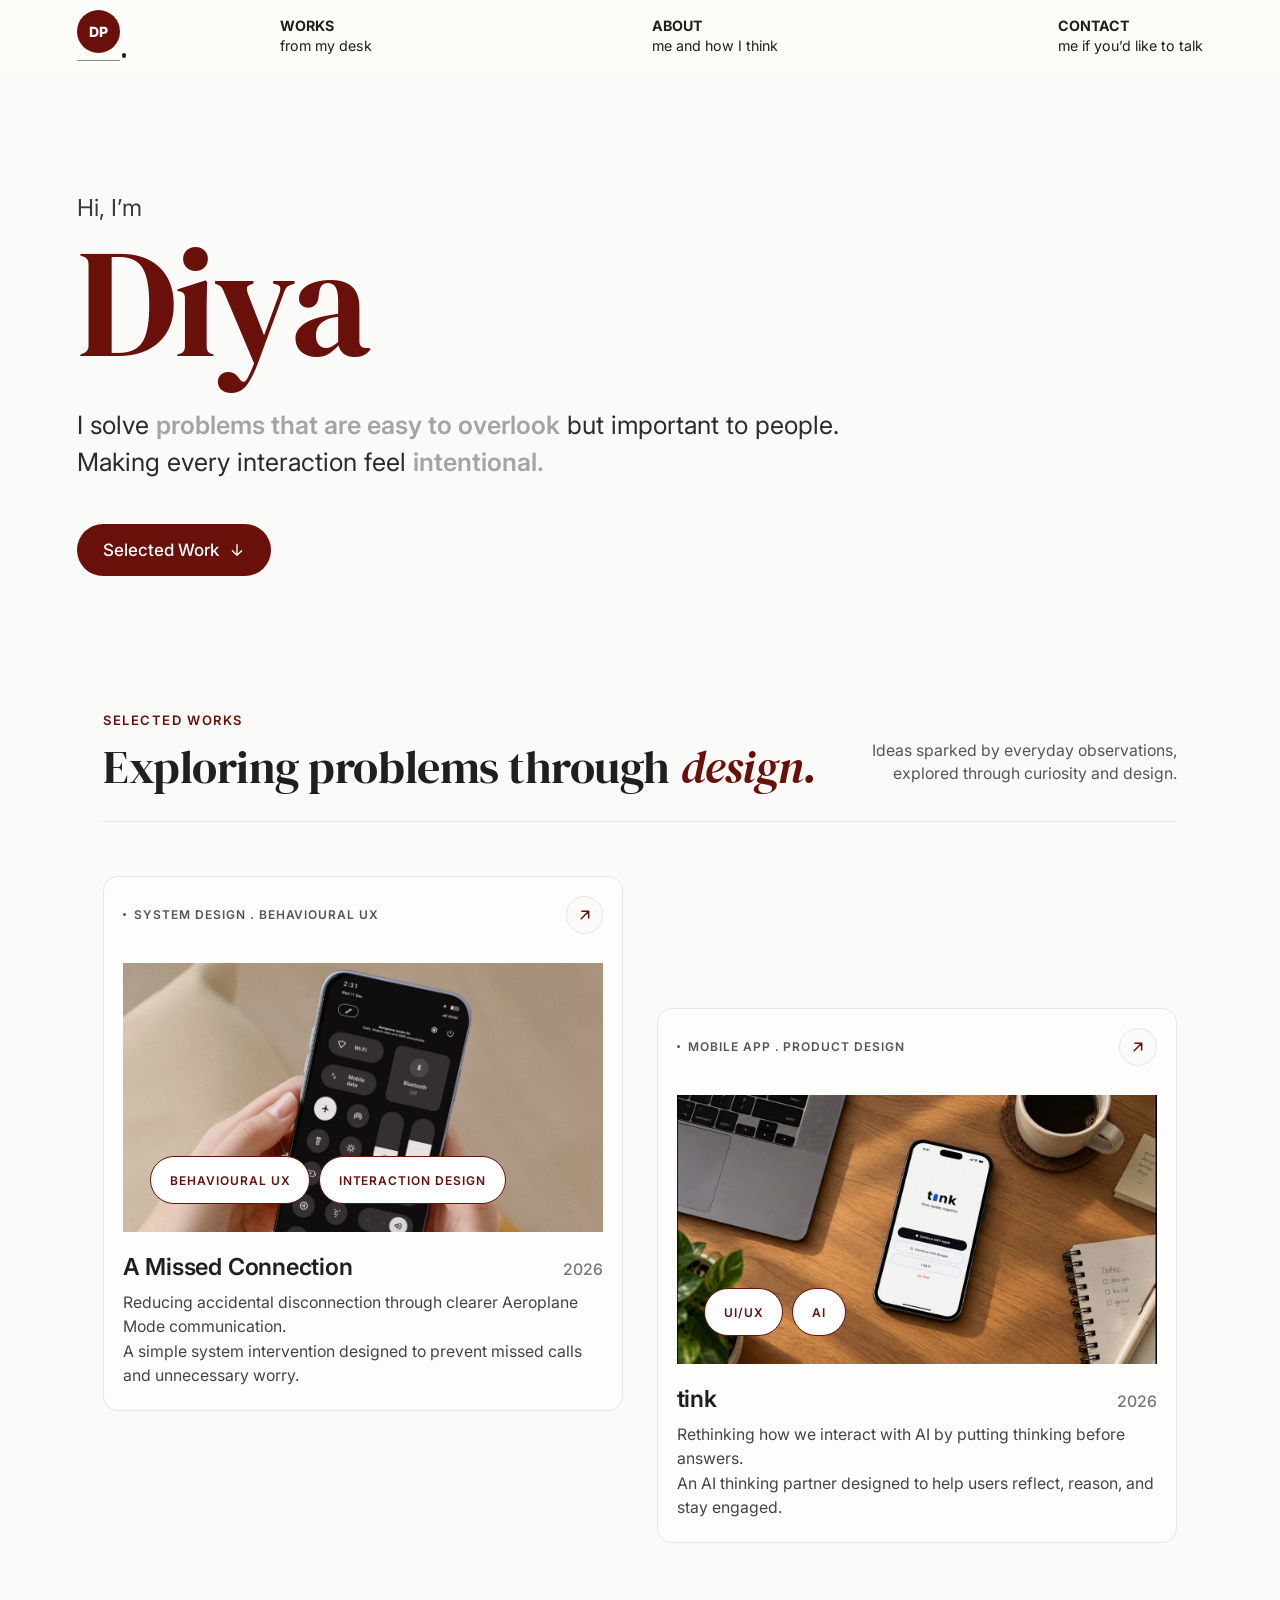
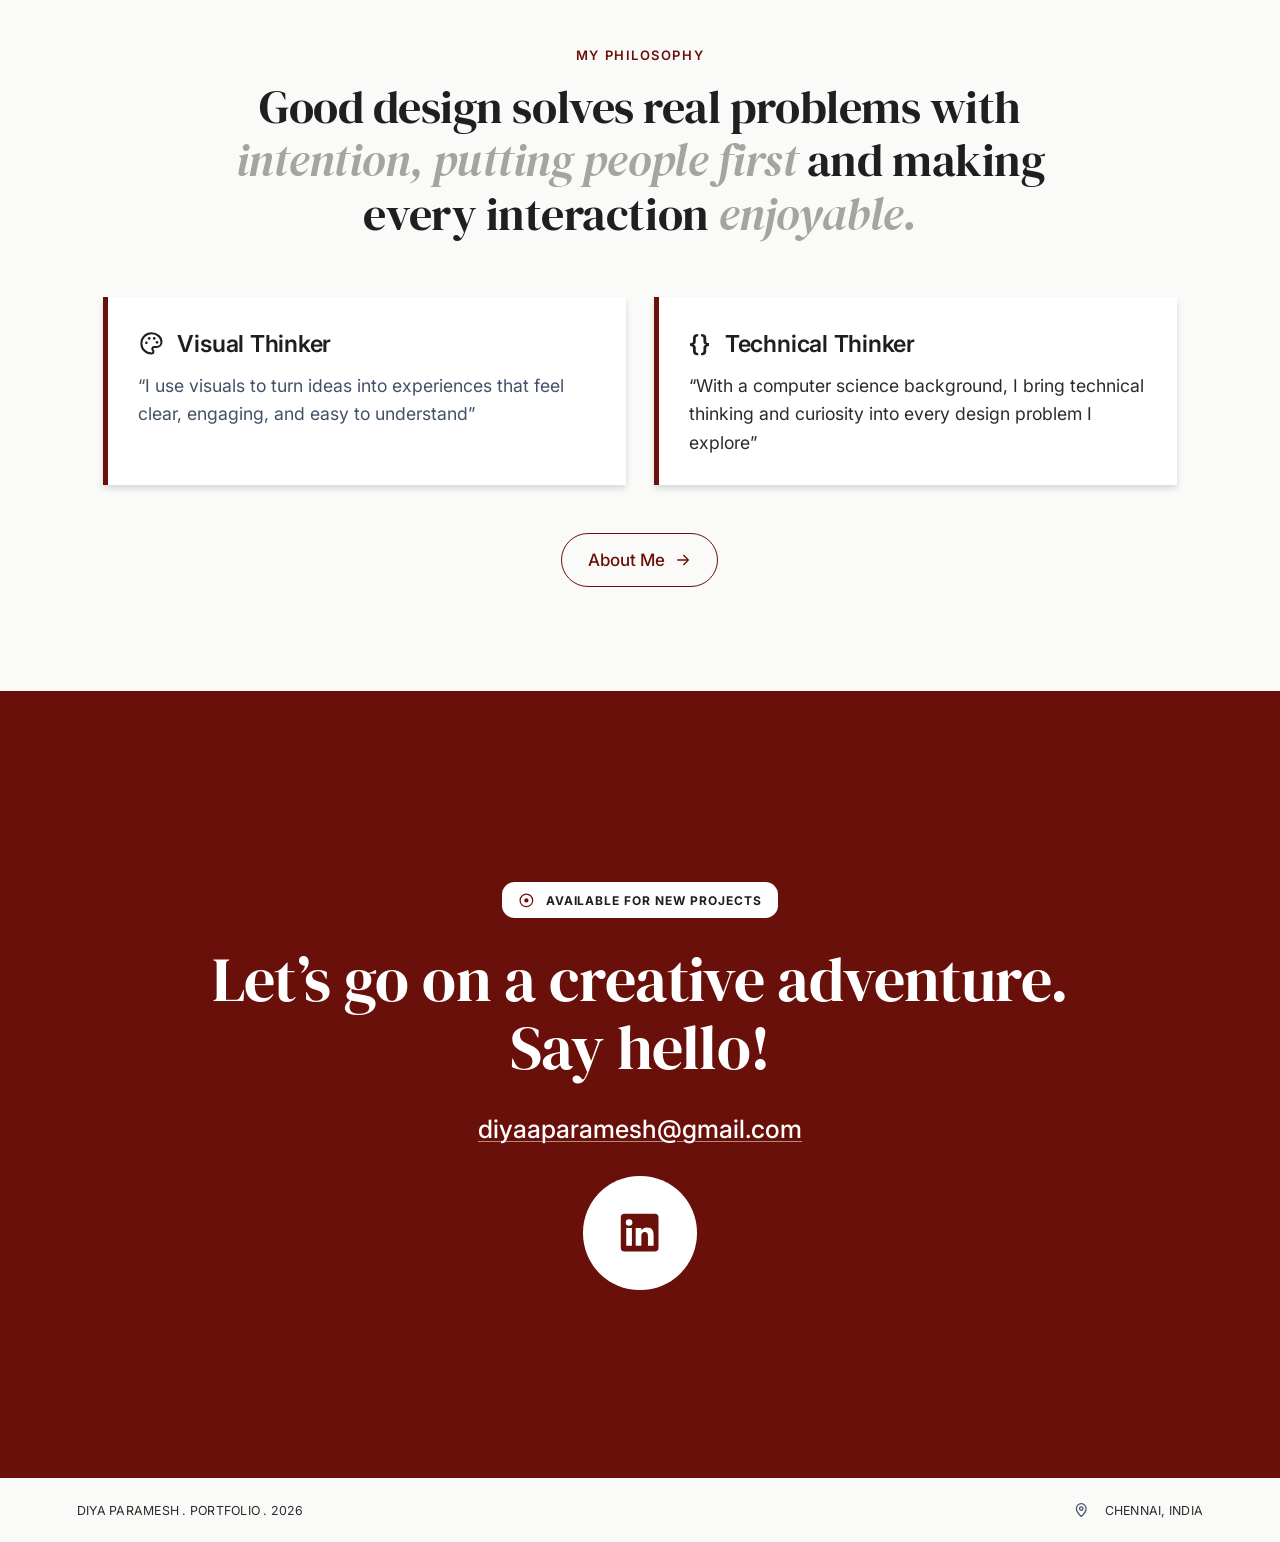
<file: index.html>
<!doctype html>
<html lang="en">
<head>
  <meta charset="utf-8" />
  <meta name="viewport" content="width=device-width, initial-scale=1" />
  <title>Diya Paramesh · Portfolio</title>
  <meta name="description" content="Diya Paramesh — designer solving problems that are easy to overlook but important to people." />
  <link rel="icon" href="favicon.svg" type="image/svg+xml" />
  <meta name="theme-color" content="#fafaf8" />
  <meta property="og:type" content="website" />
  <meta property="og:url" content="https://diyaparameshportfolio.vercel.app/" />
  <meta property="og:image" content="https://diyaparameshportfolio.vercel.app/assets/share/home.jpg" />
  <meta property="og:image:width" content="1200" />
  <meta property="og:image:height" content="630" />
  <meta name="twitter:card" content="summary_large_image" />
  <link rel="canonical" href="https://diyaparameshportfolio.vercel.app/" />
  <meta property="og:title" content="Diya Paramesh · Portfolio" />
  <meta property="og:description" content="Diya Paramesh — designer solving problems that are easy to overlook but important to people." />
  <link rel="preconnect" href="https://fonts.googleapis.com" />
  <link rel="preconnect" href="https://fonts.gstatic.com" crossorigin />
  <link href="https://fonts.googleapis.com/css2?family=Inter:wght@400;500;600;700;800&family=DM+Serif+Display:ital@0;1&display=swap" rel="stylesheet" />
  <link rel="stylesheet" href="type.css" />
  <link rel="stylesheet" href="styles.css" />
  <link rel="stylesheet" href="cursor.css" />
</head>
<body style="--cursor: #69100a">
  <header class="site-header">
    <div class="container header-inner">
      <a class="logo" href="index.html" aria-label="Diya Paramesh, home">
        <span class="logo-mark">DP</span>
        <span class="logo-dot" aria-hidden="true"></span>
      </a>
      <nav class="nav" aria-label="Main">
        <a href="#work"><strong>Works</strong><span>from my desk</span></a>
        <a href="#philosophy"><strong>About</strong><span>me and how I think</span></a>
        <a href="#contact"><strong>Contact</strong><span>me if you’d like to talk</span></a>
      </nav>
    </div>
  </header>

  <main>
    <section class="hero container">
      <p class="hero-hi">Hi, I’m</p>
      <h1 class="hero-name">Diya</h1>
      <p class="hero-text">
        I solve <b>problems that are easy to overlook</b> but important to people.<br />
        Making every interaction feel <i>intentional.</i>
      </p>
      <a class="btn btn-solid" href="#work">
        Selected Work
        <svg viewBox="0 0 24 24" aria-hidden="true"><path d="M12 4v16M5 13l7 7 7-7" /></svg>
      </a>
    </section>

    <section class="works container-narrow" id="work">
      <div class="works-head">
        <div>
          <p class="eyebrow">Selected Works</p>
          <h2 class="works-title">Exploring problems through <em>design.</em></h2>
        </div>
        <p class="works-blurb">Ideas sparked by everyday observations,<br />explored through curiosity and design.</p>
      </div>

      <div class="work-grid">
        <a class="work-card" href="missed-connection.html" data-cursor-plain>
          <div class="work-meta">
            <span class="work-tags"><span class="bullet"></span>System Design . Behavioural UX</span>
            <span class="arrow-circle" aria-hidden="true">
              <svg viewBox="0 0 24 24"><path d="M7 17 17 7M8 7h9v9" /></svg>
            </span>
          </div>
          <div class="work-image">
            <img src="assets/work-missed-connection.jpg" alt="Hands holding a phone showing the control centre" loading="lazy" onerror="this.remove()" />
            <div class="pills">
              <span class="pill">Behavioural UX</span>
              <span class="pill">Interaction Design</span>
            </div>
          </div>
          <div class="work-title-row">
            <h3>A Missed Connection</h3>
            <span class="year">2026</span>
          </div>
          <p class="work-desc">
            Reducing accidental disconnection through clearer Aeroplane Mode communication.<br />
            A simple system intervention designed to prevent missed calls and unnecessary worry.
          </p>
        </a>

        <a class="work-card work-card-offset" href="tink.html" data-cursor-plain>
          <div class="work-meta">
            <span class="work-tags"><span class="bullet"></span>Mobile App . Product Design</span>
            <span class="arrow-circle" aria-hidden="true">
              <svg viewBox="0 0 24 24"><path d="M7 17 17 7M8 7h9v9" /></svg>
            </span>
          </div>
          <div class="work-image">
            <img src="assets/work-tink.jpg" alt="The tink app on a phone lying on a wooden desk" loading="lazy" onerror="this.remove()" />
            <div class="pills">
              <span class="pill">UI/UX</span>
              <span class="pill">AI</span>
            </div>
          </div>
          <div class="work-title-row">
            <h3>tink</h3>
            <span class="year">2026</span>
          </div>
          <p class="work-desc">
            Rethinking how we interact with AI by putting thinking before answers.<br />
            An AI thinking partner designed to help users reflect, reason, and stay engaged.
          </p>
        </a>
      </div>
    </section>

    <section class="philosophy container-narrow" id="philosophy">
      <p class="eyebrow eyebrow-center">My Philosophy</p>
      <h2 class="philosophy-title">
        Good design solves real problems with
        <span class="serif">intention, putting people first</span> and making
        every interaction <span class="serif">enjoyable.</span>
      </h2>

      <div class="thinker-grid">
        <article class="thinker">
          <h3>
            <svg viewBox="0 0 24 24" aria-hidden="true">
              <path d="M12 3a9 9 0 0 0 0 18c1.1 0 1.8-.8 1.8-1.7 0-.5-.2-.9-.5-1.2-.3-.3-.5-.7-.5-1.2 0-.9.8-1.7 1.7-1.7h2A4.5 4.5 0 0 0 21 10.7C21 6.4 17 3 12 3Z" />
              <circle cx="7.5" cy="11.5" r="1.2" /><circle cx="10" cy="7.5" r="1.2" /><circle cx="14.5" cy="7.5" r="1.2" /><circle cx="17" cy="11" r="1.2" />
            </svg>
            Visual Thinker
          </h3>
          <p class="quote-blue">“I use visuals to turn ideas into experiences that feel clear, engaging, and easy to understand”</p>
        </article>
        <article class="thinker">
          <h3><span class="braces" aria-hidden="true">{}</span> Technical Thinker</h3>
          <p>“With a computer science background, I bring technical thinking and curiosity into every design problem I explore”</p>
        </article>
      </div>

      <div class="center">
        <a class="btn btn-outline" href="about.html">
          About Me
          <svg viewBox="0 0 24 24" aria-hidden="true"><path d="M4 12h16M13 5l7 7-7 7" /></svg>
        </a>
      </div>
    </section>
  </main>

  <footer>
    <section class="cta" id="contact">
      <span class="badge">
        <svg viewBox="0 0 24 24" aria-hidden="true"><circle cx="12" cy="12" r="9" /><circle class="fill" cx="12" cy="12" r="3" /></svg>
        Available for new projects
      </span>
      <h2>Let’s go on a creative adventure.<br /> Say hello!</h2>
      <a class="email" href="mailto:diyaaparamesh@gmail.com">diyaaparamesh@gmail.com</a>
      <a class="social" href="https://www.linkedin.com/in/diyaparamesh" target="_blank" rel="noopener" aria-label="LinkedIn">
        <svg viewBox="0 0 24 24" aria-hidden="true"><path d="M4 2h16a2 2 0 0 1 2 2v16a2 2 0 0 1-2 2H4a2 2 0 0 1-2-2V4a2 2 0 0 1 2-2Zm0.9 7.6V19h3V9.6h-3Zm1.5-4.7a1.75 1.75 0 1 0 0 3.5 1.75 1.75 0 0 0 0-3.5ZM9.9 9.6V19h3v-4.9c0-1.3.3-2.5 1.9-2.5s1.6 1.5 1.6 2.6V19h3v-5.4c0-2.6-.6-4.3-3.6-4.3-1.4 0-2.4.8-2.8 1.5h-.1V9.6h-3Z" /></svg>
      </a>
    </section>
    <div class="bottom-bar container">
      <span>Diya Paramesh . Portfolio . 2026</span>
      <span class="location">
        <svg viewBox="0 0 24 24" aria-hidden="true"><path d="M12 21s-7-6.1-7-11.5a7 7 0 0 1 14 0C19 14.9 12 21 12 21Z" /><circle cx="12" cy="9.5" r="2.5" /></svg>
        Chennai, India
      </span>
    </div>
  </footer>
  <script src="cursor.js" defer></script>
</body>
</html>
</file>
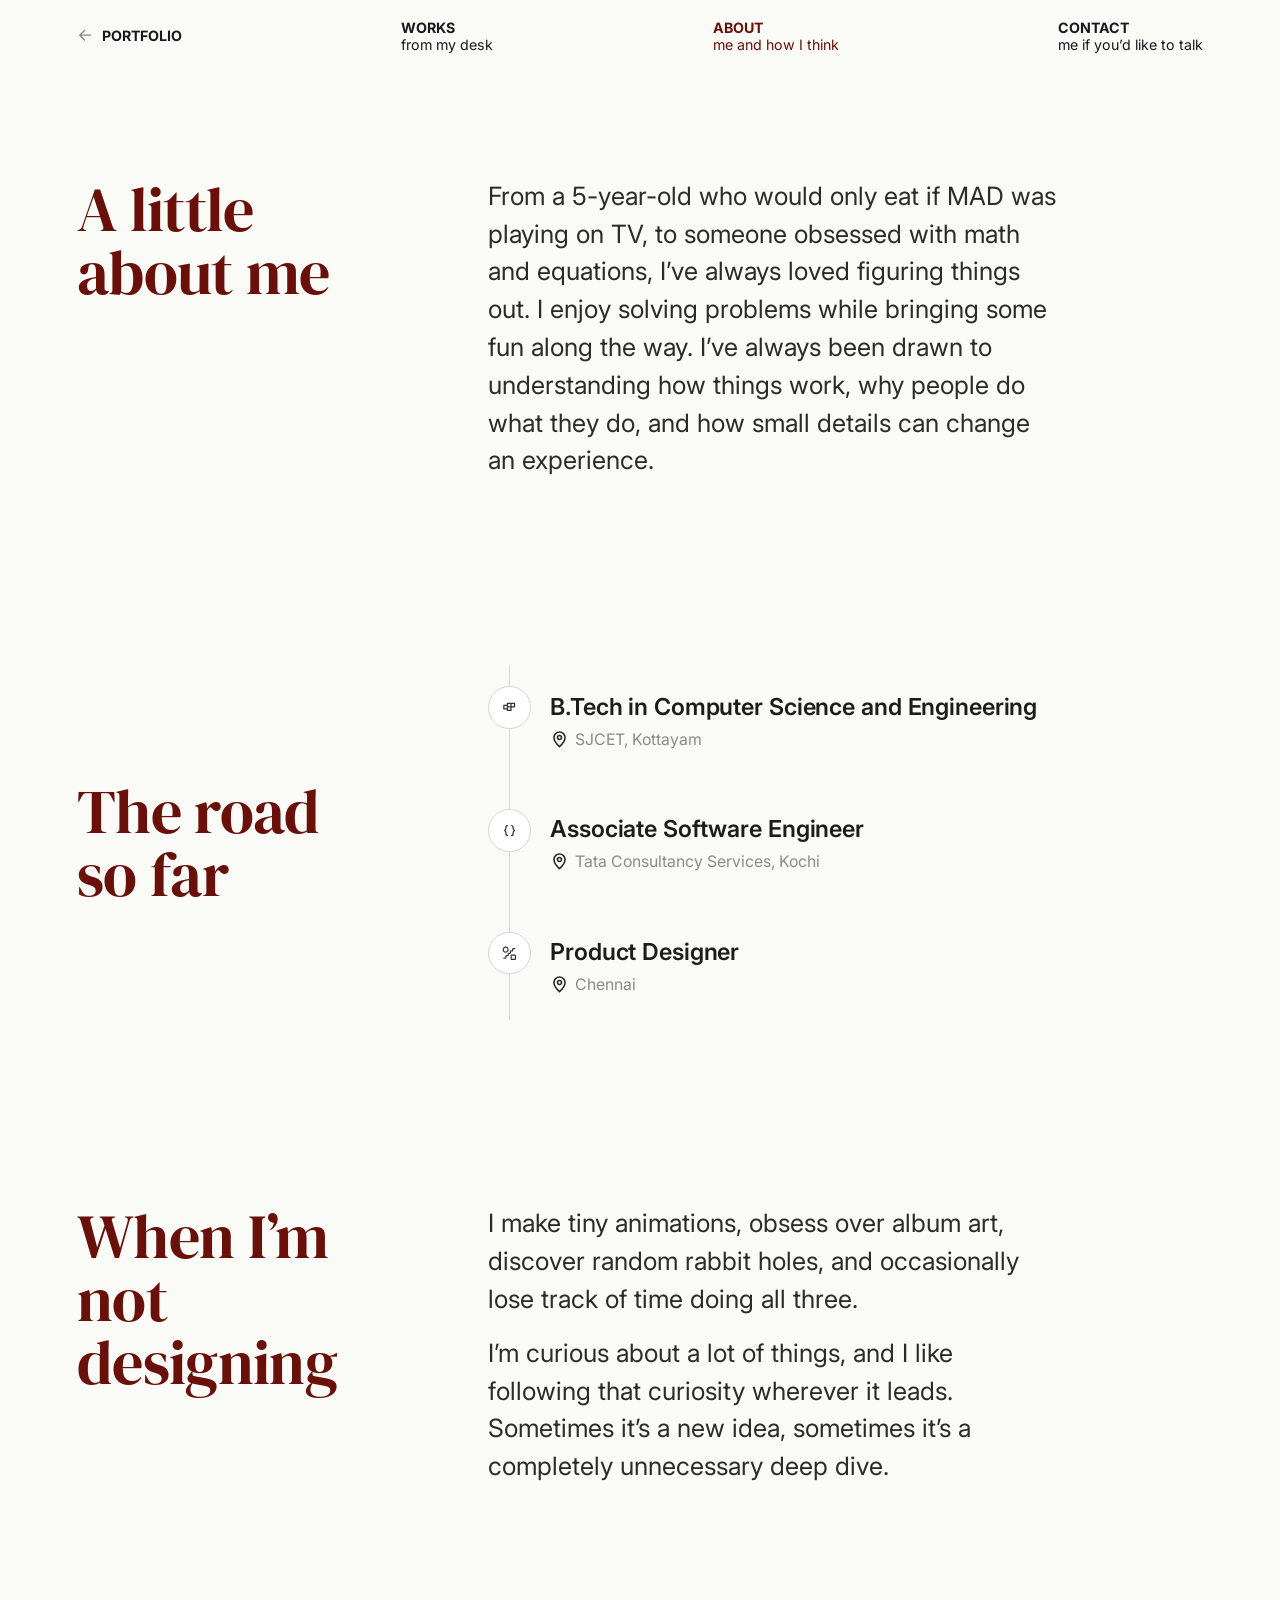
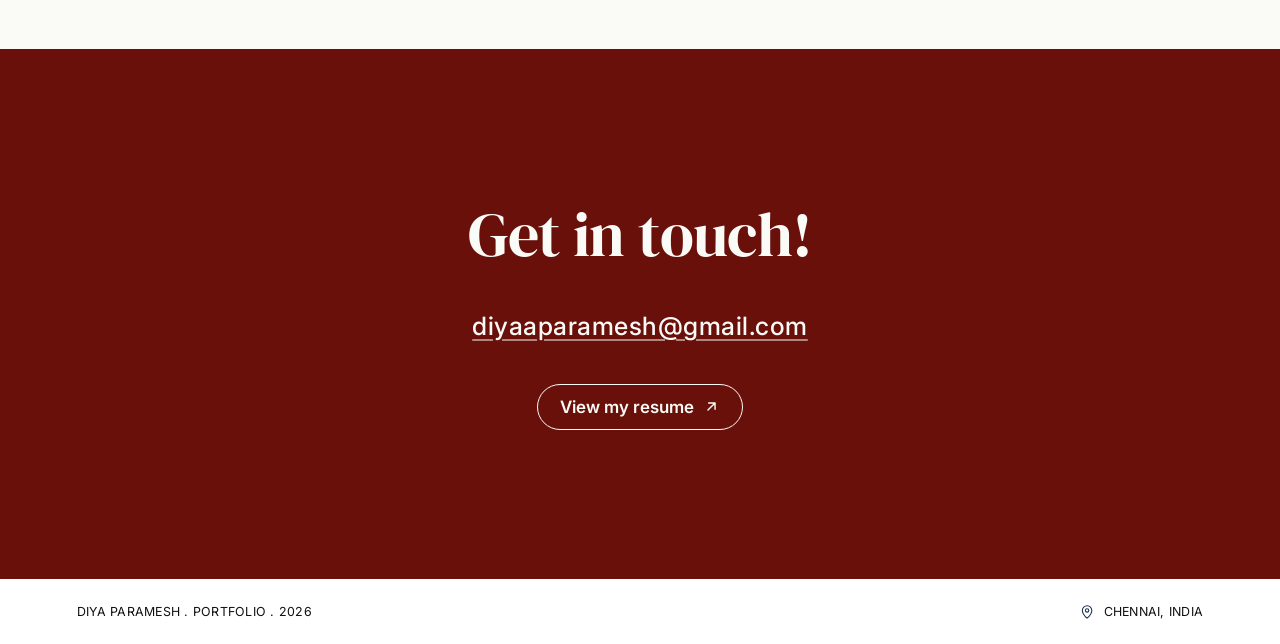
<file: about.html>
<!doctype html>
<html lang="en">
<head>
  <meta charset="utf-8" />
  <meta name="viewport" content="width=device-width, initial-scale=1" />
  <title>About · Diya Paramesh</title>
  <meta name="description" content="About Diya Paramesh: a designer with a computer science background, based in Chennai." />
  <link rel="icon" href="favicon.svg" type="image/svg+xml" />
  <meta name="theme-color" content="#fafaf7" />
  <meta property="og:type" content="website" />
  <meta property="og:url" content="https://diyaparameshportfolio.vercel.app/about.html" />
  <meta property="og:image" content="https://diyaparameshportfolio.vercel.app/assets/share/home.jpg" />
  <meta property="og:image:width" content="1200" />
  <meta property="og:image:height" content="630" />
  <meta name="twitter:card" content="summary_large_image" />
  <link rel="canonical" href="https://diyaparameshportfolio.vercel.app/about.html" />
  <meta property="og:title" content="About · Diya Paramesh" />
  <meta property="og:description" content="About Diya Paramesh: a designer with a computer science background, based in Chennai." />
  <link rel="preconnect" href="https://fonts.googleapis.com" />
  <link rel="preconnect" href="https://fonts.gstatic.com" crossorigin />
  <link href="https://fonts.googleapis.com/css2?family=Inter:wght@400;500;600;700&family=DM+Serif+Display:ital@0;1&display=swap" rel="stylesheet" />
  <link rel="stylesheet" href="type.css" />
  <link rel="stylesheet" href="case-study.css" />
  <link rel="stylesheet" href="about.css" />
  <link rel="stylesheet" href="cursor.css" />
</head>
<body class="about" style="--cursor: #69100a">
  <header class="cs-header">
    <div class="cs-container cs-header-inner">
      <a class="back" href="index.html">
        <svg viewBox="0 0 24 24" aria-hidden="true"><path d="M20 12H4M11 5l-7 7 7 7" /></svg>
        Portfolio
      </a>
      <a href="index.html#work"><strong>Works</strong><span>from my desk</span></a>
      <a href="about.html" aria-current="page"><strong>About</strong><span>me and how I think</span></a>
      <a href="#contact"><strong>Contact</strong><span>me if you’d like to talk</span></a>
    </div>
  </header>

  <main>
    <section class="a-row cs-container">
      <h1 class="a-heading">A little<br /> about me</h1>
      <p class="a-big">From a 5-year-old who would only eat if MAD was playing on TV, to someone obsessed with math and equations, I’ve always loved figuring things out. I enjoy solving problems while bringing some fun along the way. I’ve always been drawn to understanding how things work, why people do what they do, and how small details can change an experience.</p>
    </section>

    <section class="a-row a-road cs-container">
      <h2 class="a-heading">The road<br /> so far</h2>
      <ol class="a-timeline">
        <li>
          <span class="a-icon" aria-hidden="true"><svg viewBox="0 0 24 24"><path d="M4 9h5v5H4zM9 6h5v5H9zM9 11h5v5H9zM14 6h5v5h-5z" /></svg></span>
          <div><h3>B.Tech in Computer Science and Engineering</h3><p class="a-place">SJCET, Kottayam</p></div>
        </li>
        <li>
          <span class="a-icon" aria-hidden="true"><svg viewBox="0 0 24 24"><path d="M9 5c-2 0-2 1.5-2 3s0 3-2 4c2 1 2 2.5 2 4s0 3 2 3M15 5c2 0 2 1.5 2 3s0 3 2 4c-2 1-2 2.5-2 4s0 3-2 3" /></svg></span>
          <div><h3>Associate Software Engineer</h3><p class="a-place">Tata Consultancy Services, Kochi</p></div>
        </li>
        <li>
          <span class="a-icon a-icon-fill" aria-hidden="true"><svg viewBox="0 -960 960 960"><path d="M120-120q-8 0-15.5-3.5T92-132q-12-11-12-27.5T91-188q19-20 45.5-24t53.5 1q8 2 15 4t12-3q6-6 4.5-15t-3.5-17q-4-27-1-53.5t22-46.5q19-20 45.5-24t53.5 1q8 2 15.5 4t12.5-3q6-6 4-15t-4-17q-4-27-1-53.5t22-46.5q19-20 45.5-24t53.5 1q8 2 15.5 4t12.5-3q6-6 4-15t-4-17q-4-27-.5-53.5T536-650q19-20 45.5-24t53.5 1q8 2 15.5 4t12.5-3q6-6 4-15t-4-17q-4-27-.5-53.5T685-804q19-20 45.5-24t53.5 1q8 2 15.5 3.5T812-827q11-12 27.5-12t28.5 11q12 11 12 27.5T869-772q-19 20-45.5 24.5T770-748q-8-2-15.5-4t-12.5 3q-6 6-4 15t4 17q4 27 .5 53.5T720-617q-19 20-45.5 24t-53.5-1q-8-2-15-4t-12 3q-6 6-4.5 15t3.5 17q4 27 1 53.5T572-463q-19 19-45.5 23.5T473-440q-8-2-15-3.5t-12 3.5q-6 6-4.5 14.5T445-409q4 27 1 53.5T424-309q-19 20-46 24t-54-1q-8-2-15-3.5t-12 3.5q-6 6-4 14.5t4 16.5q4 27 .5 53.5T275-155q-19 20-45.5 24t-53.5-1q-8-2-15-3.5t-12 3.5q-6 6-13.5 9t-15.5 3Zm120-400q-83 0-141.5-58.5T40-720q0-84 58.5-142T240-920q84 0 142 58t58 142q0 83-58 141.5T240-520Zm0-80q51 0 85.5-35t34.5-85q0-51-34.5-85.5T240-840q-50 0-85 34.5T120-720q0 50 35 85t85 35ZM640-40q-33 0-56.5-23.5T560-120v-200q0-33 23.5-56.5T640-400h200q33 0 56.5 23.5T920-320v200q0 33-23.5 56.5T840-40H640Zm0-80h200v-200H640v200Zm100-100ZM240-720Z" /></svg></span>
          <div><h3>Product Designer</h3><p class="a-place">Chennai</p></div>
        </li>
      </ol>
    </section>

    <section class="a-row cs-container">
      <h2 class="a-heading">When I’m<br /> not<br /> designing</h2>
      <div class="a-big">
        <p>I make tiny animations, obsess over album art, discover random rabbit holes, and occasionally lose track of time doing all three.</p>
        <p>I’m curious about a lot of things, and I like following that curiosity wherever it leads.<br /> Sometimes it’s a new idea, sometimes it’s a completely unnecessary deep dive.</p>
      </div>
    </section>
  </main>

  <footer>
    <section class="a-touch" id="contact">
      <h2>Get in touch!</h2>
      <a class="a-email" href="mailto:diyaaparamesh@gmail.com">diyaaparamesh@gmail.com</a>
      <a class="a-resume" href="assets/Diya_Paramesh_Resume.pdf" target="_blank" rel="noopener">
        View my resume
        <svg viewBox="0 0 24 24" aria-hidden="true"><path d="M7 17 17 7M8 7h9v9" /></svg>
      </a>
    </section>
    <div class="cs-container cs-bottom">
      <span>Diya Paramesh . Portfolio . 2026</span>
      <span class="location">
        <svg viewBox="0 0 24 24" aria-hidden="true"><path d="M12 21s-7-6.1-7-11.5a7 7 0 0 1 14 0C19 14.9 12 21 12 21Z" /><circle cx="12" cy="9.5" r="2.5" /></svg>
        Chennai, India
      </span>
    </div>
  </footer>
  <script src="cursor.js" defer></script>
</body>
</html>
</file>
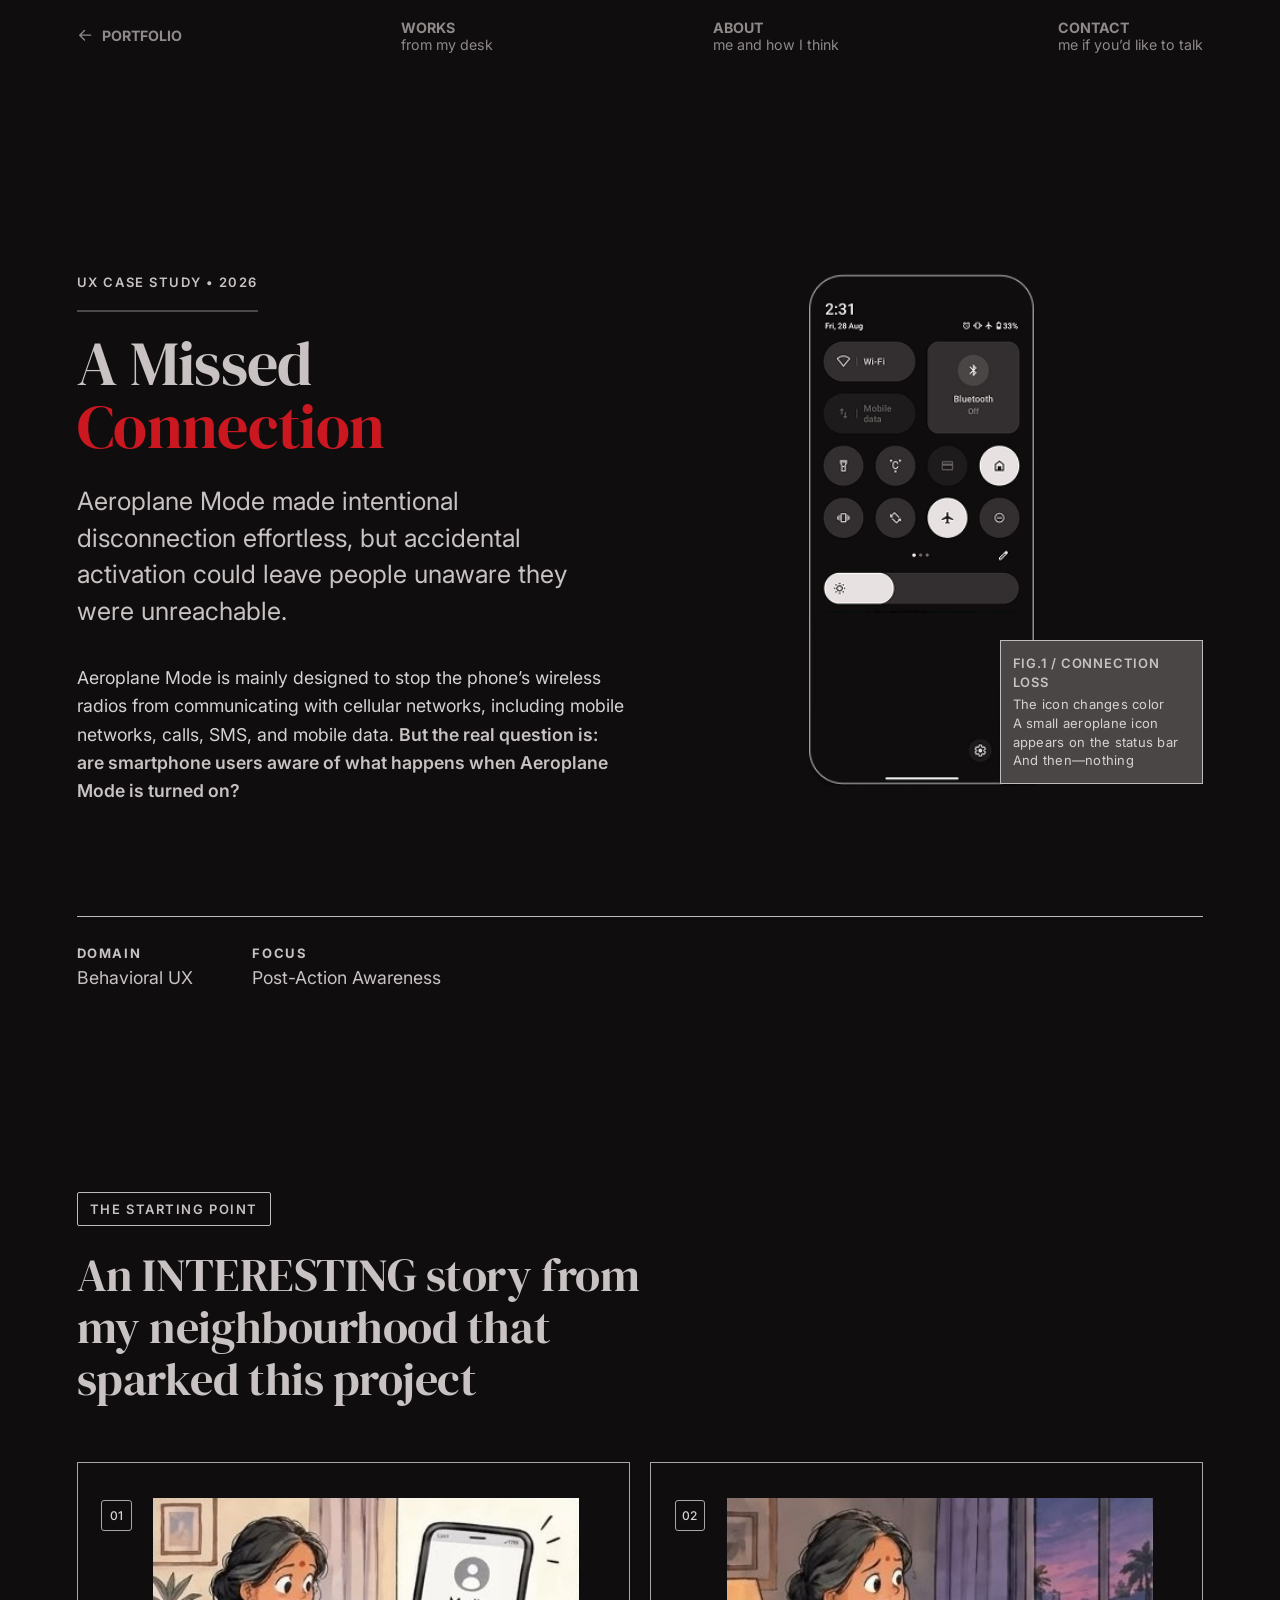
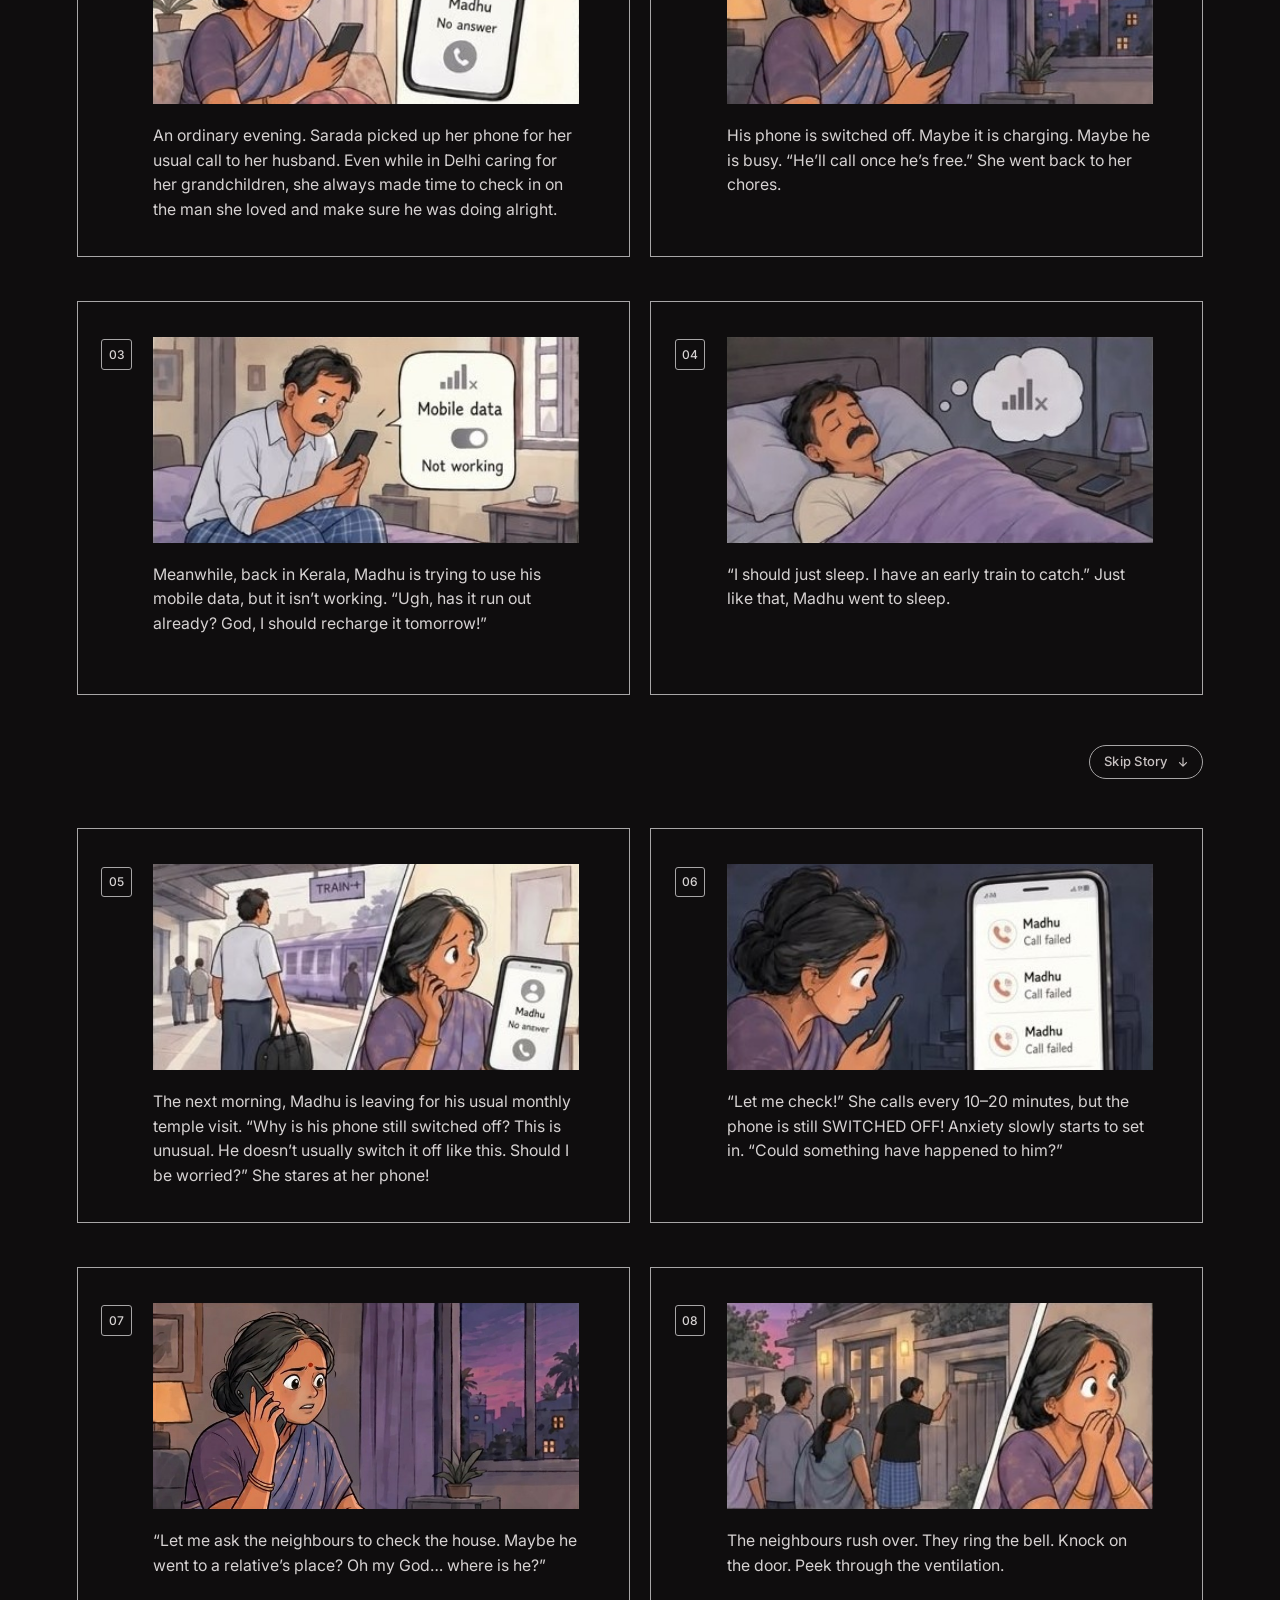
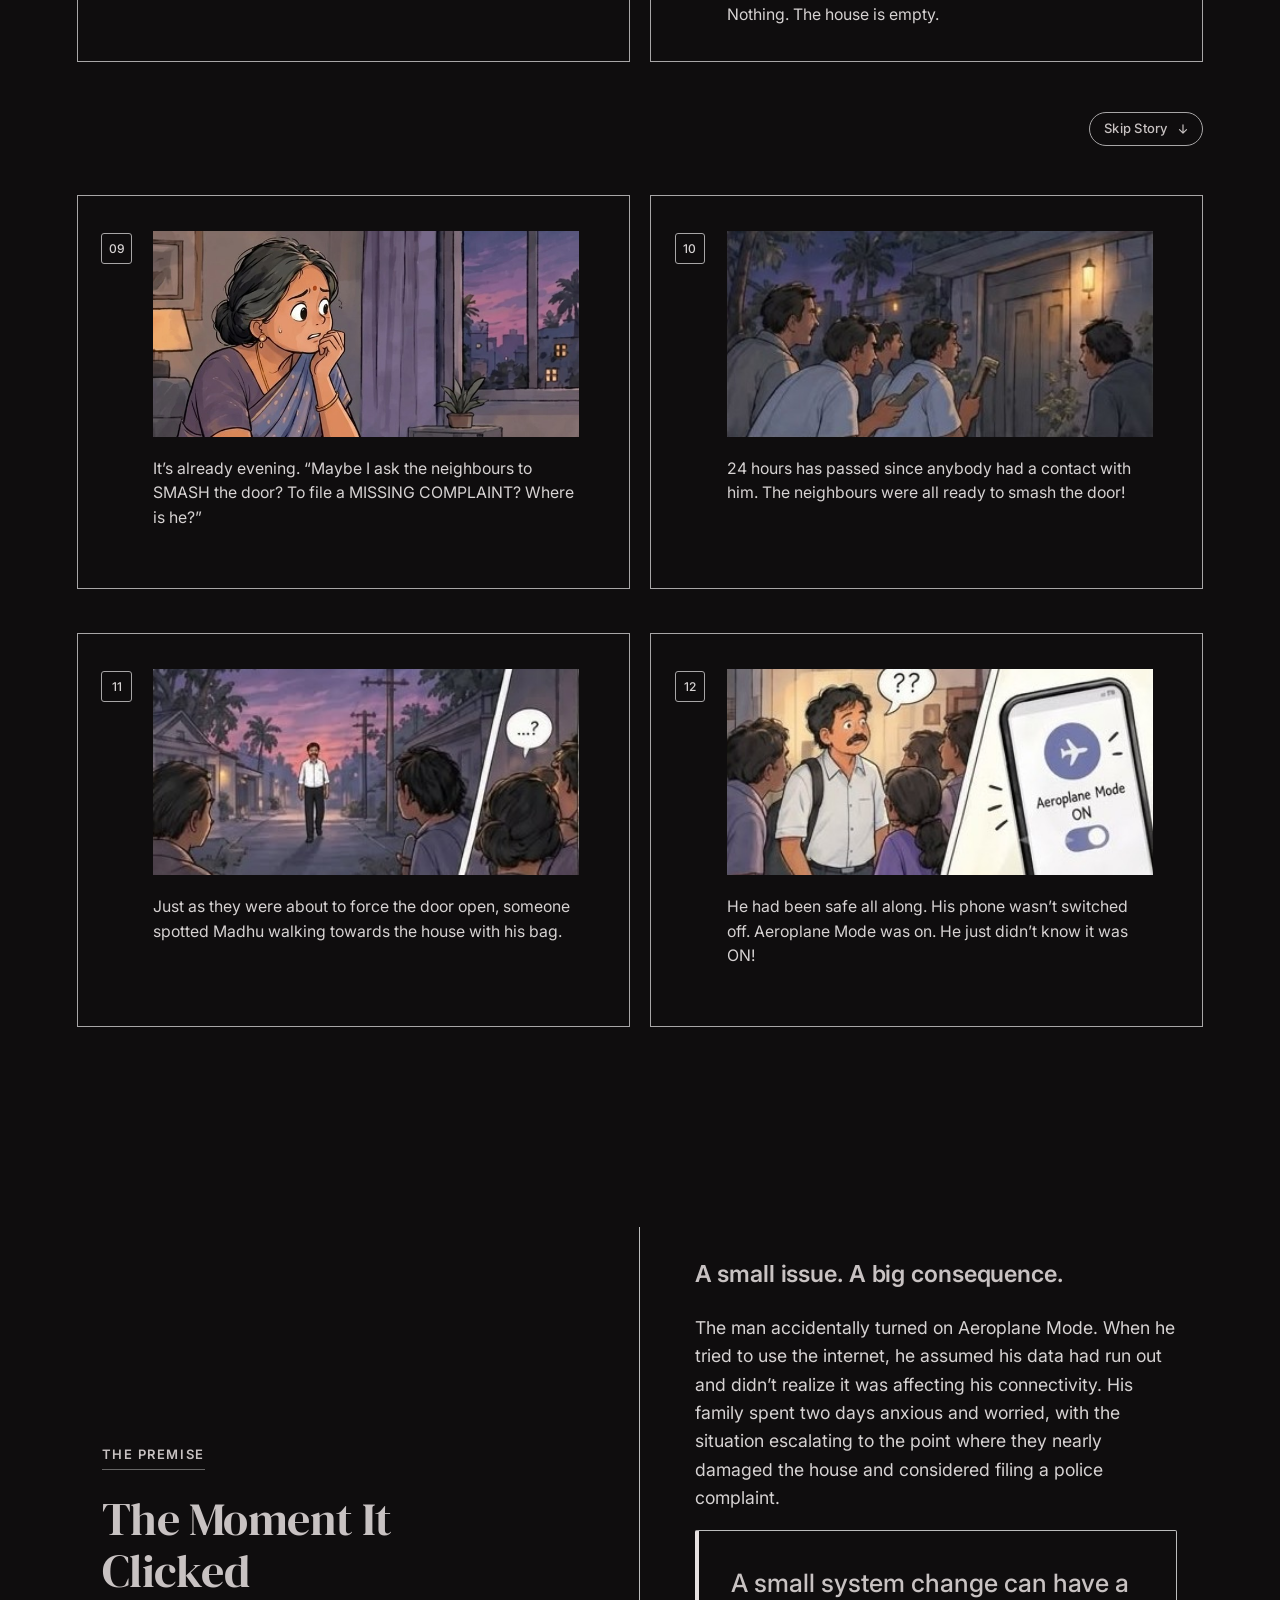
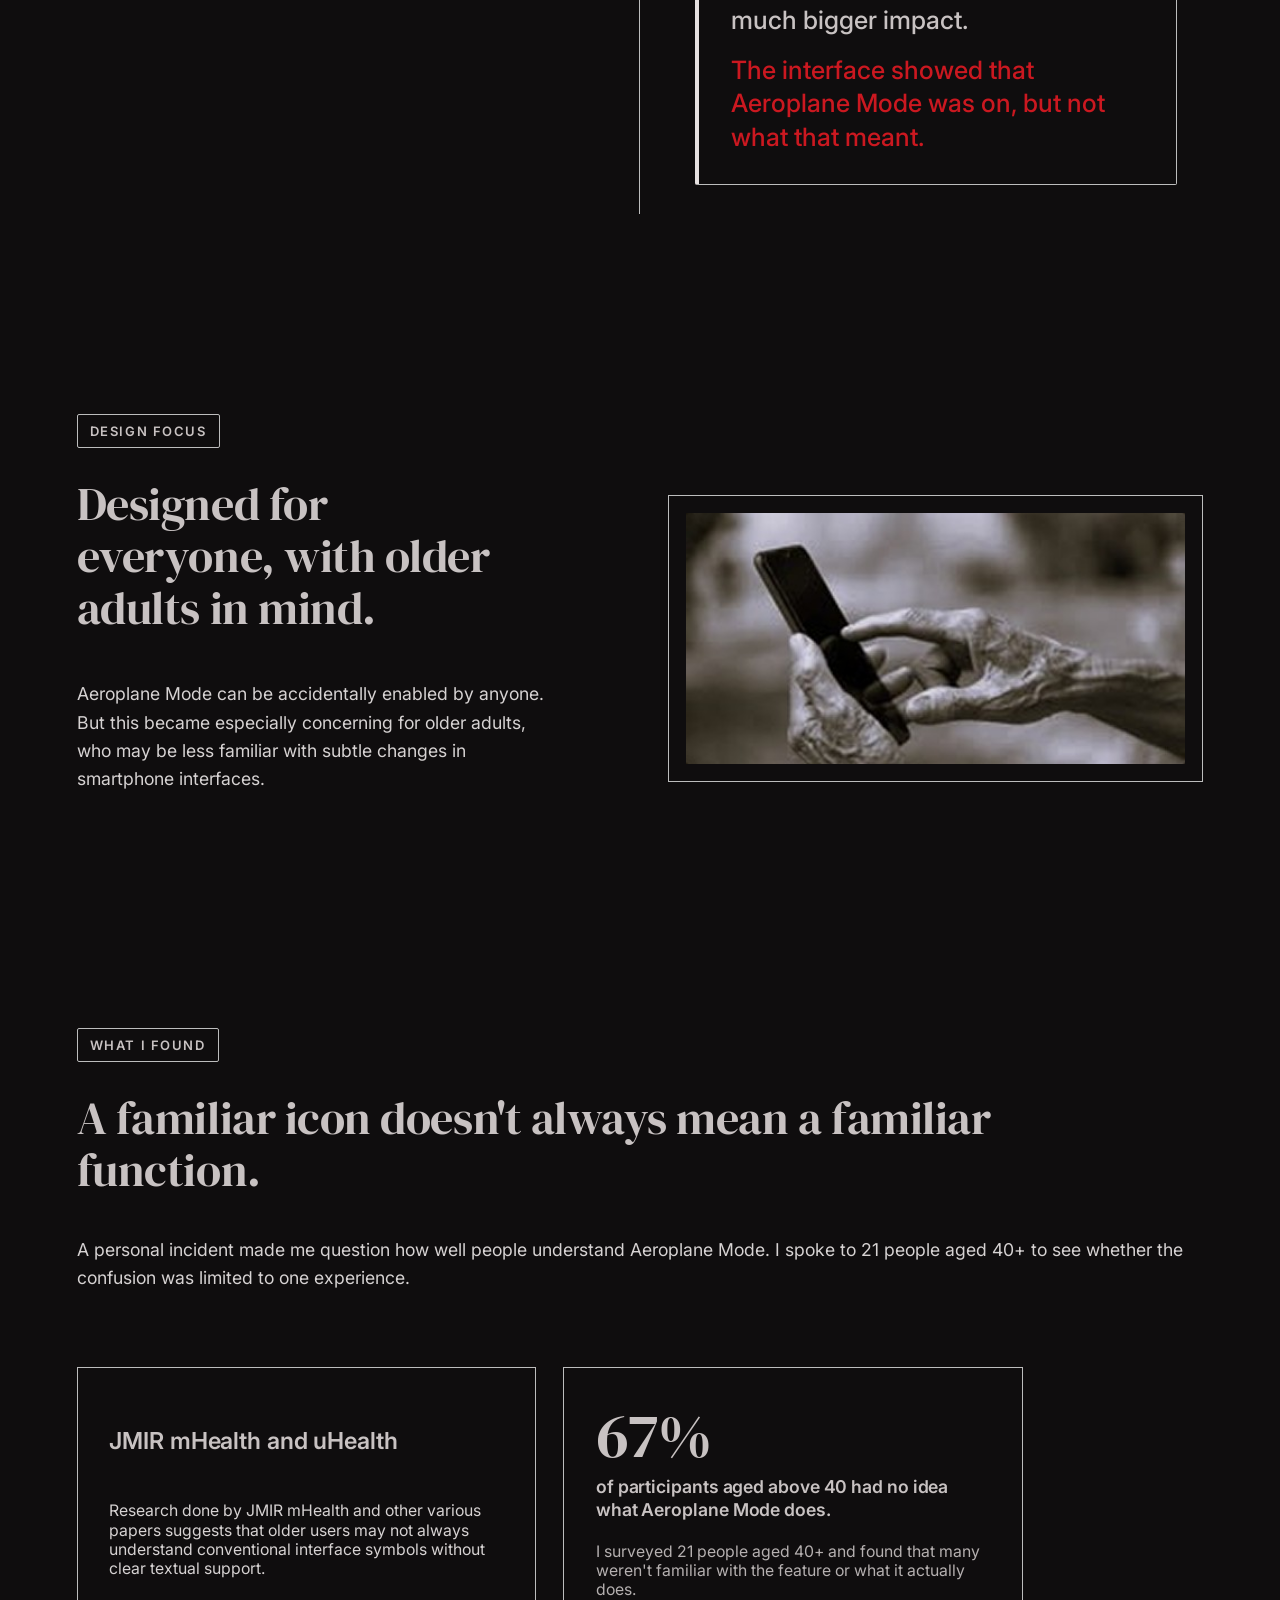
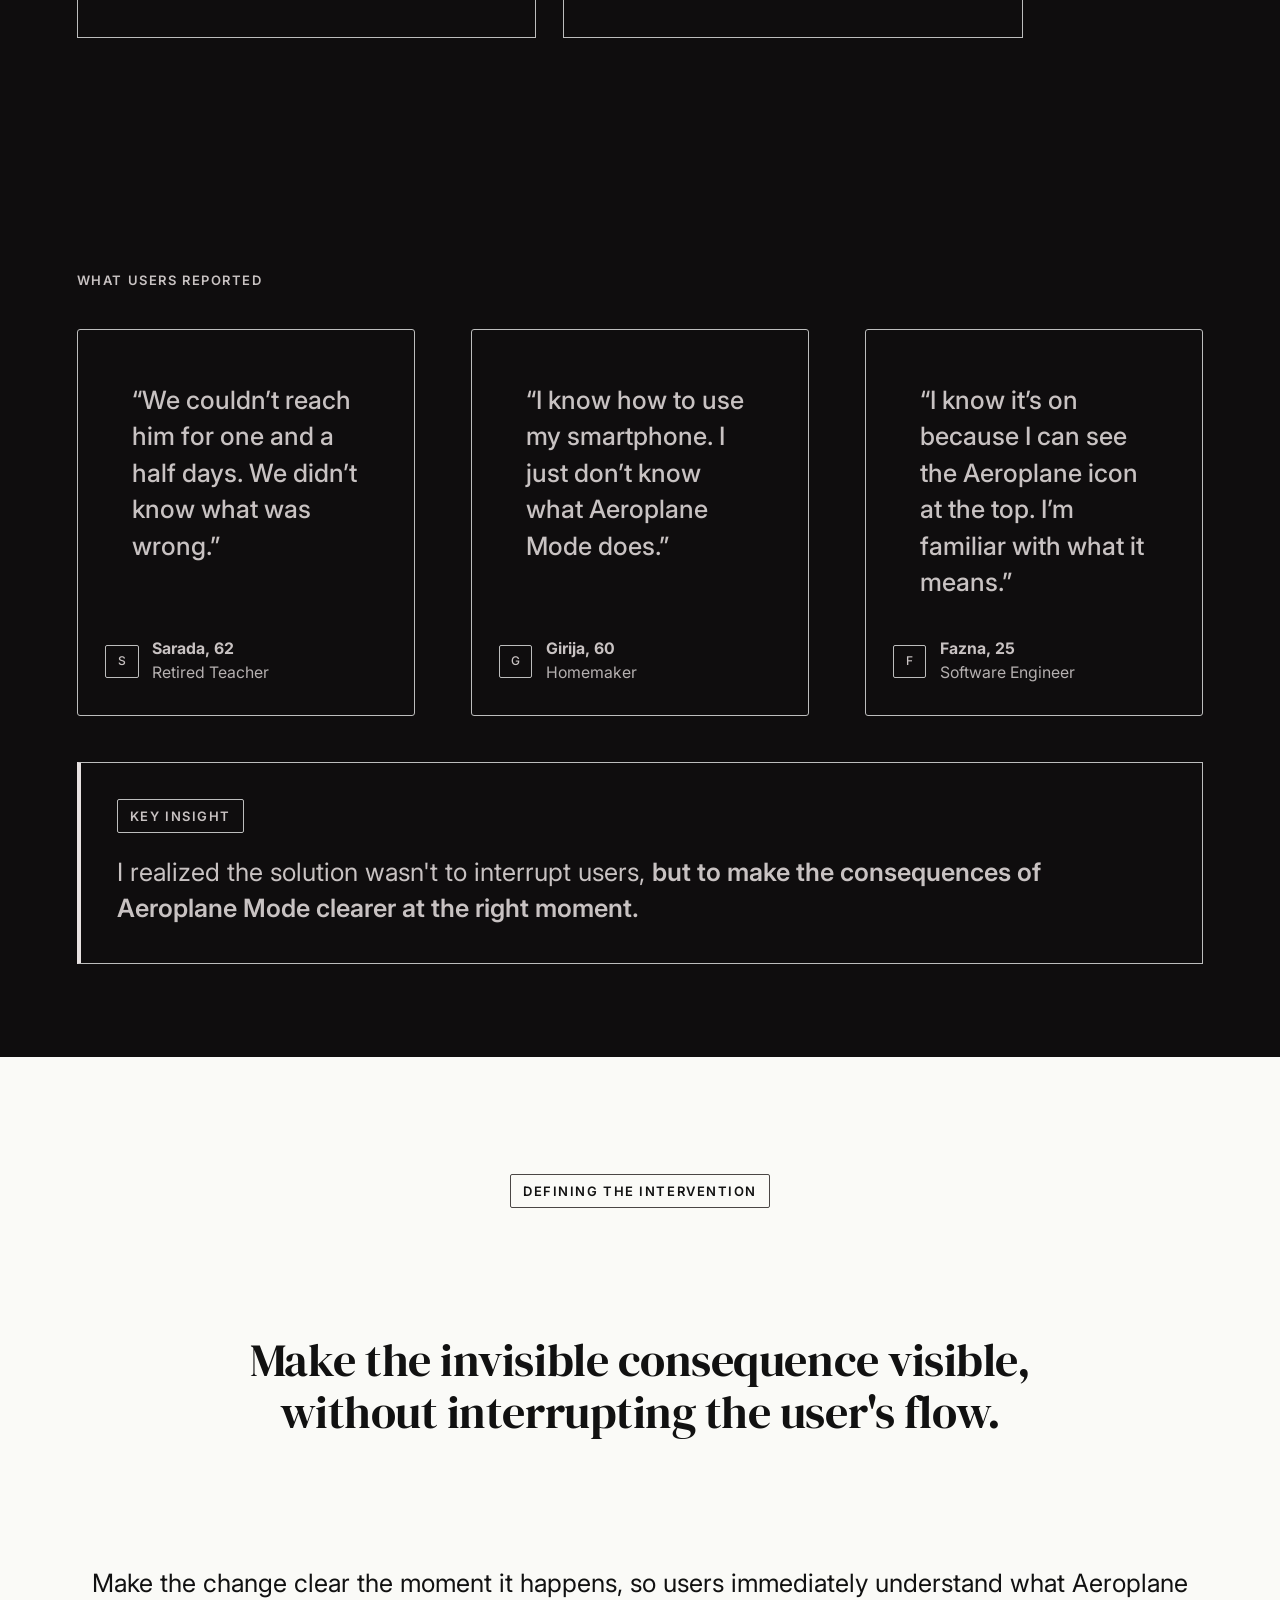
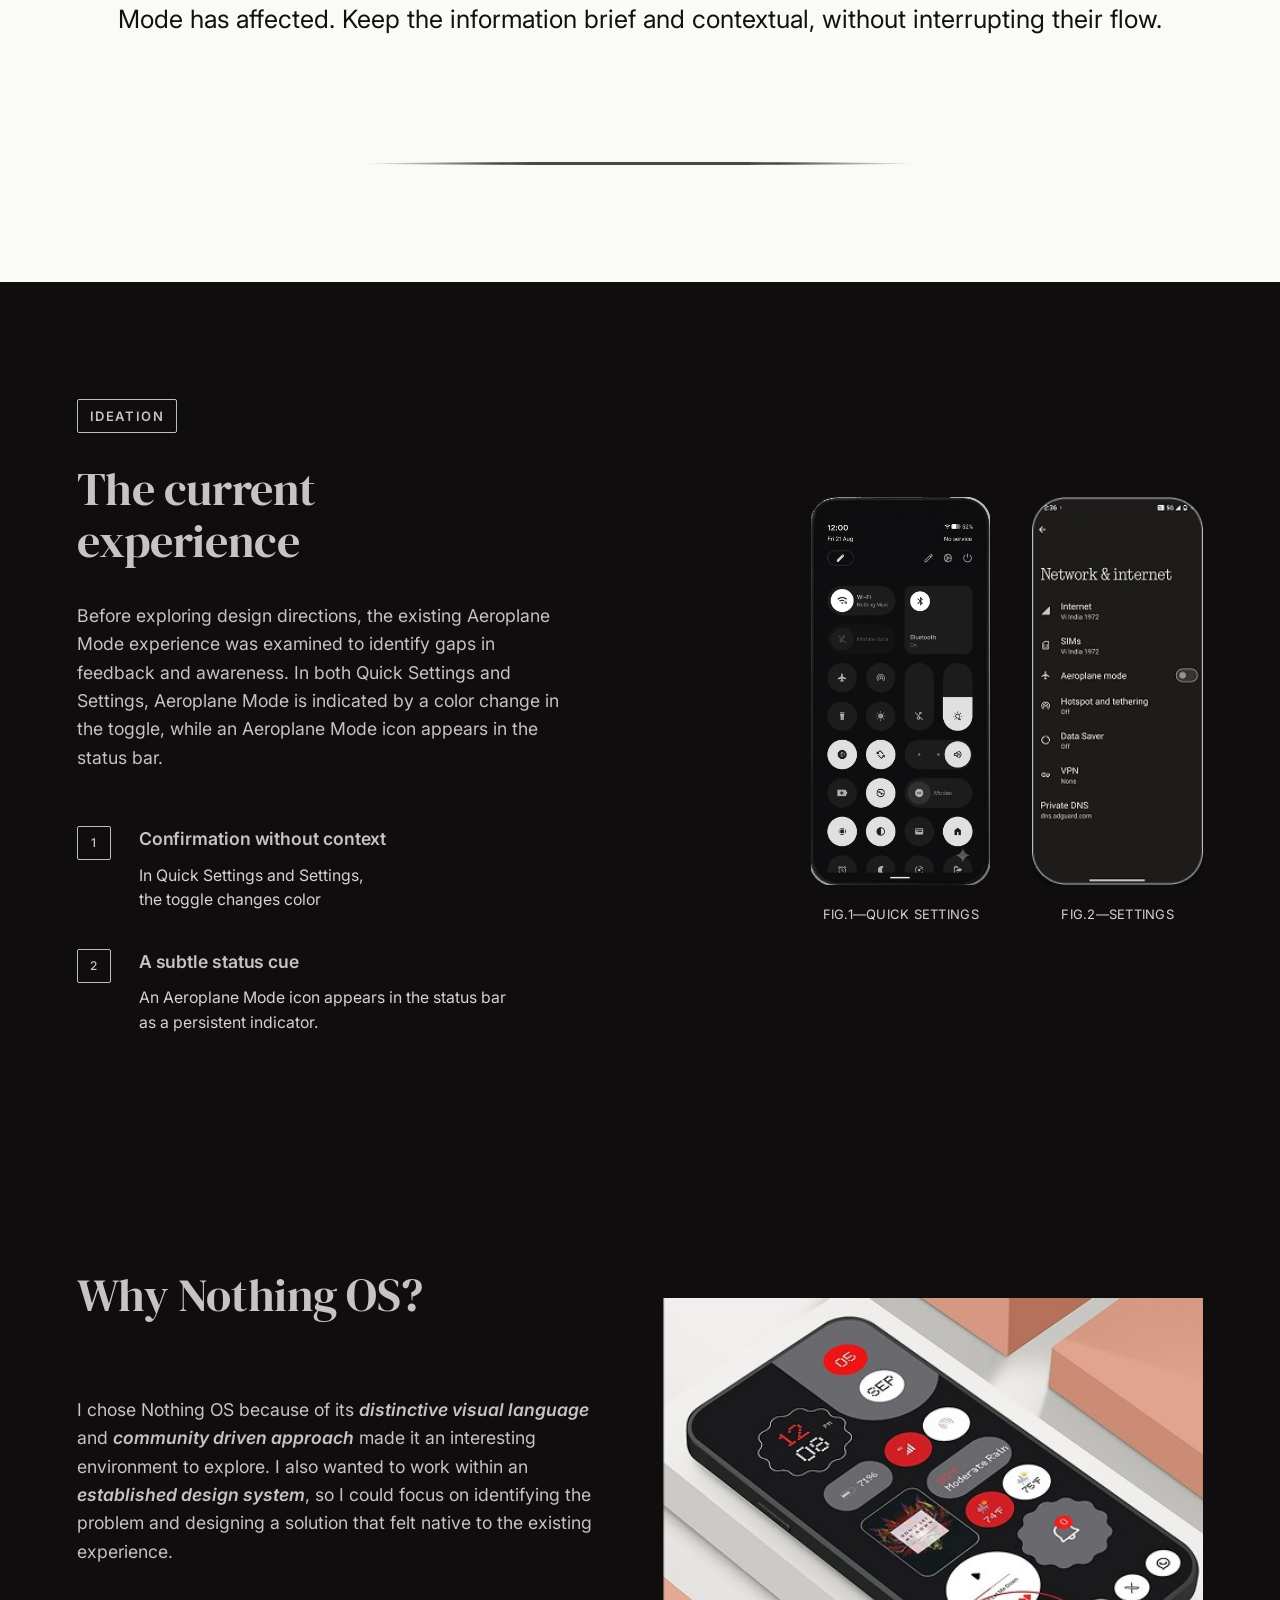
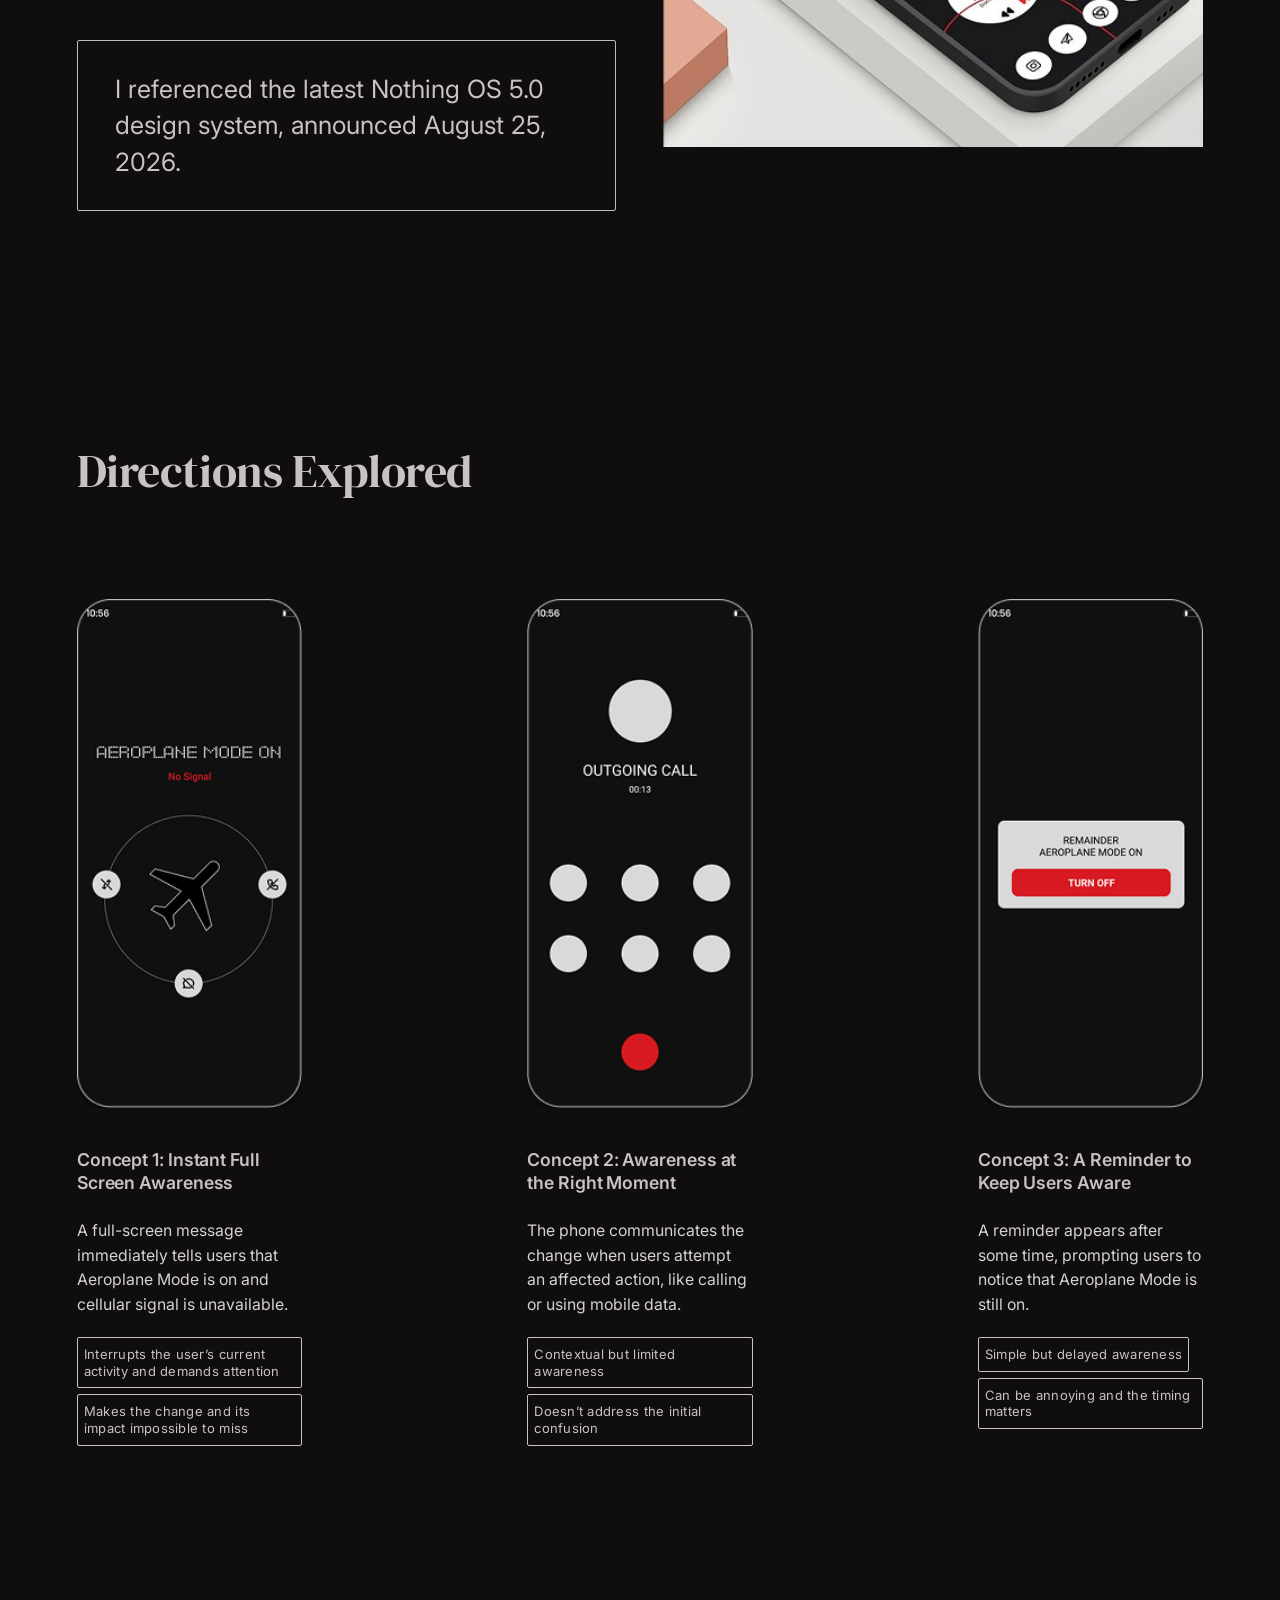
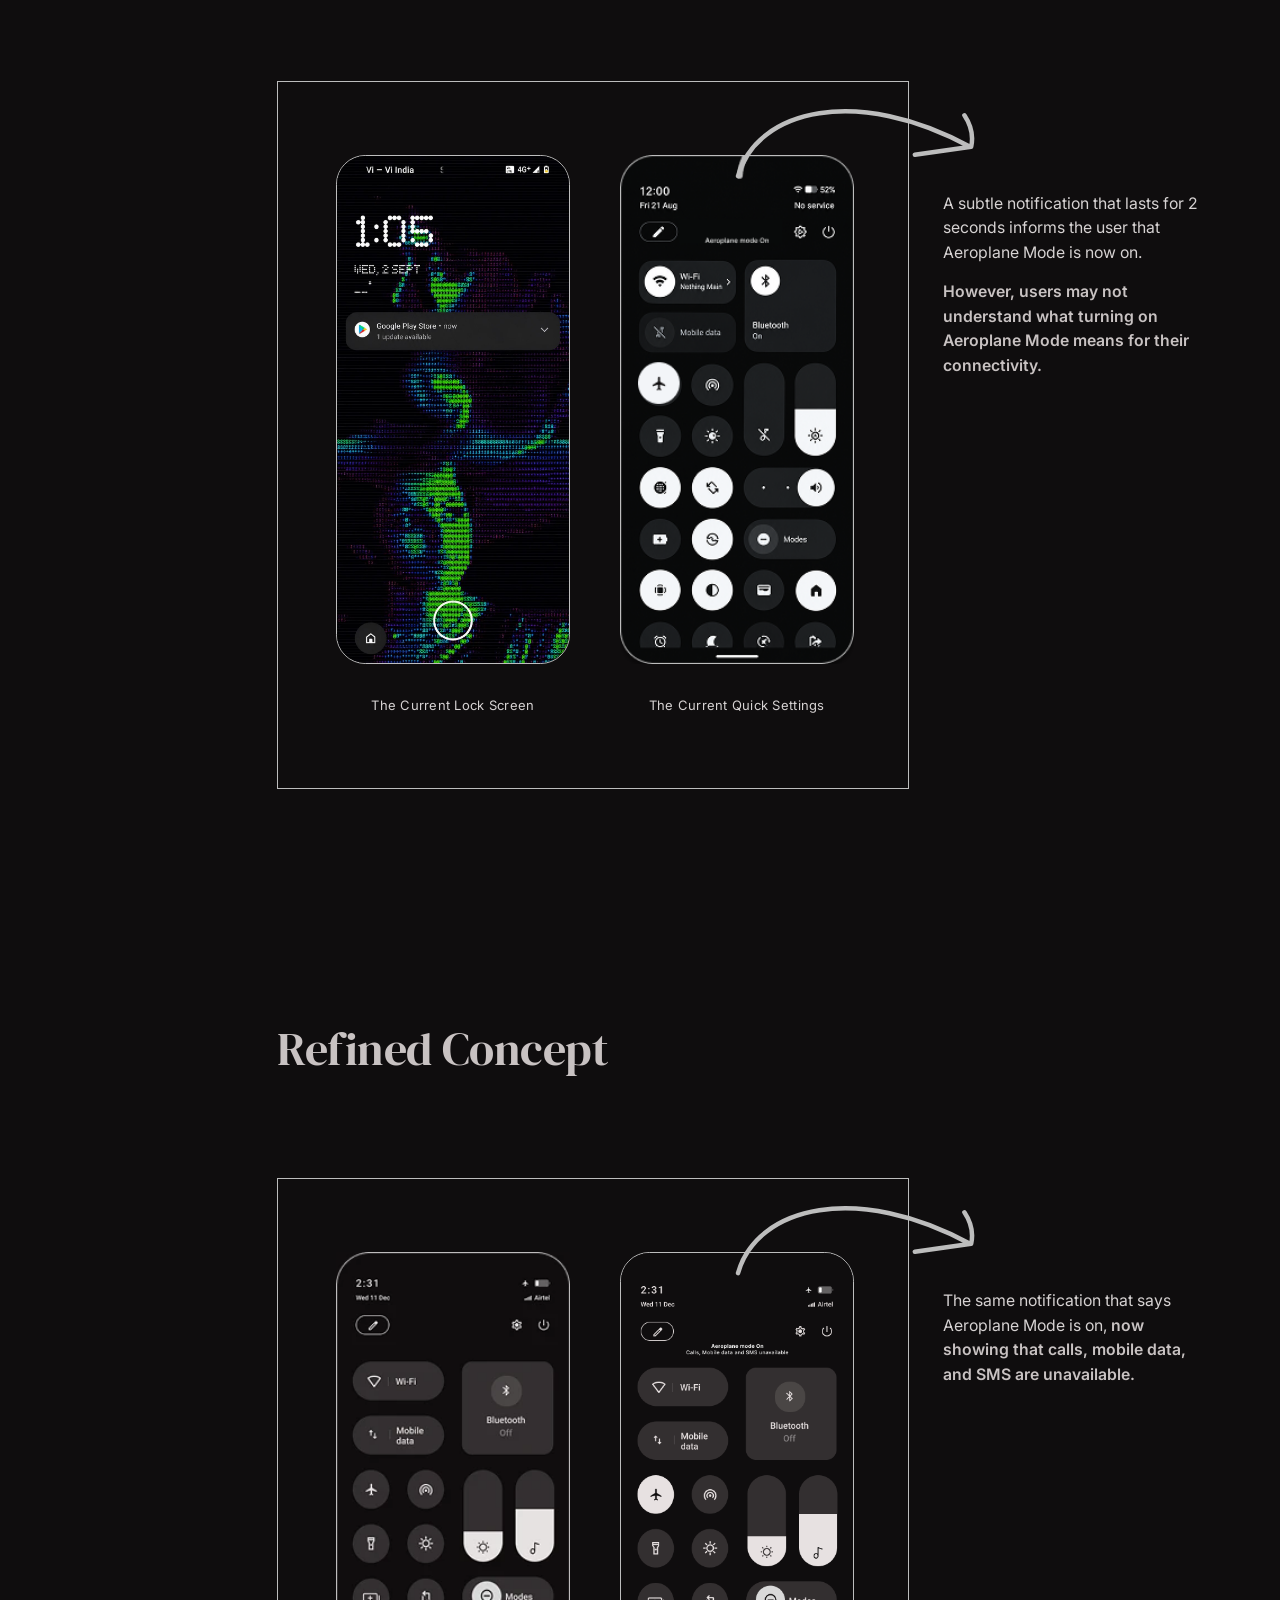
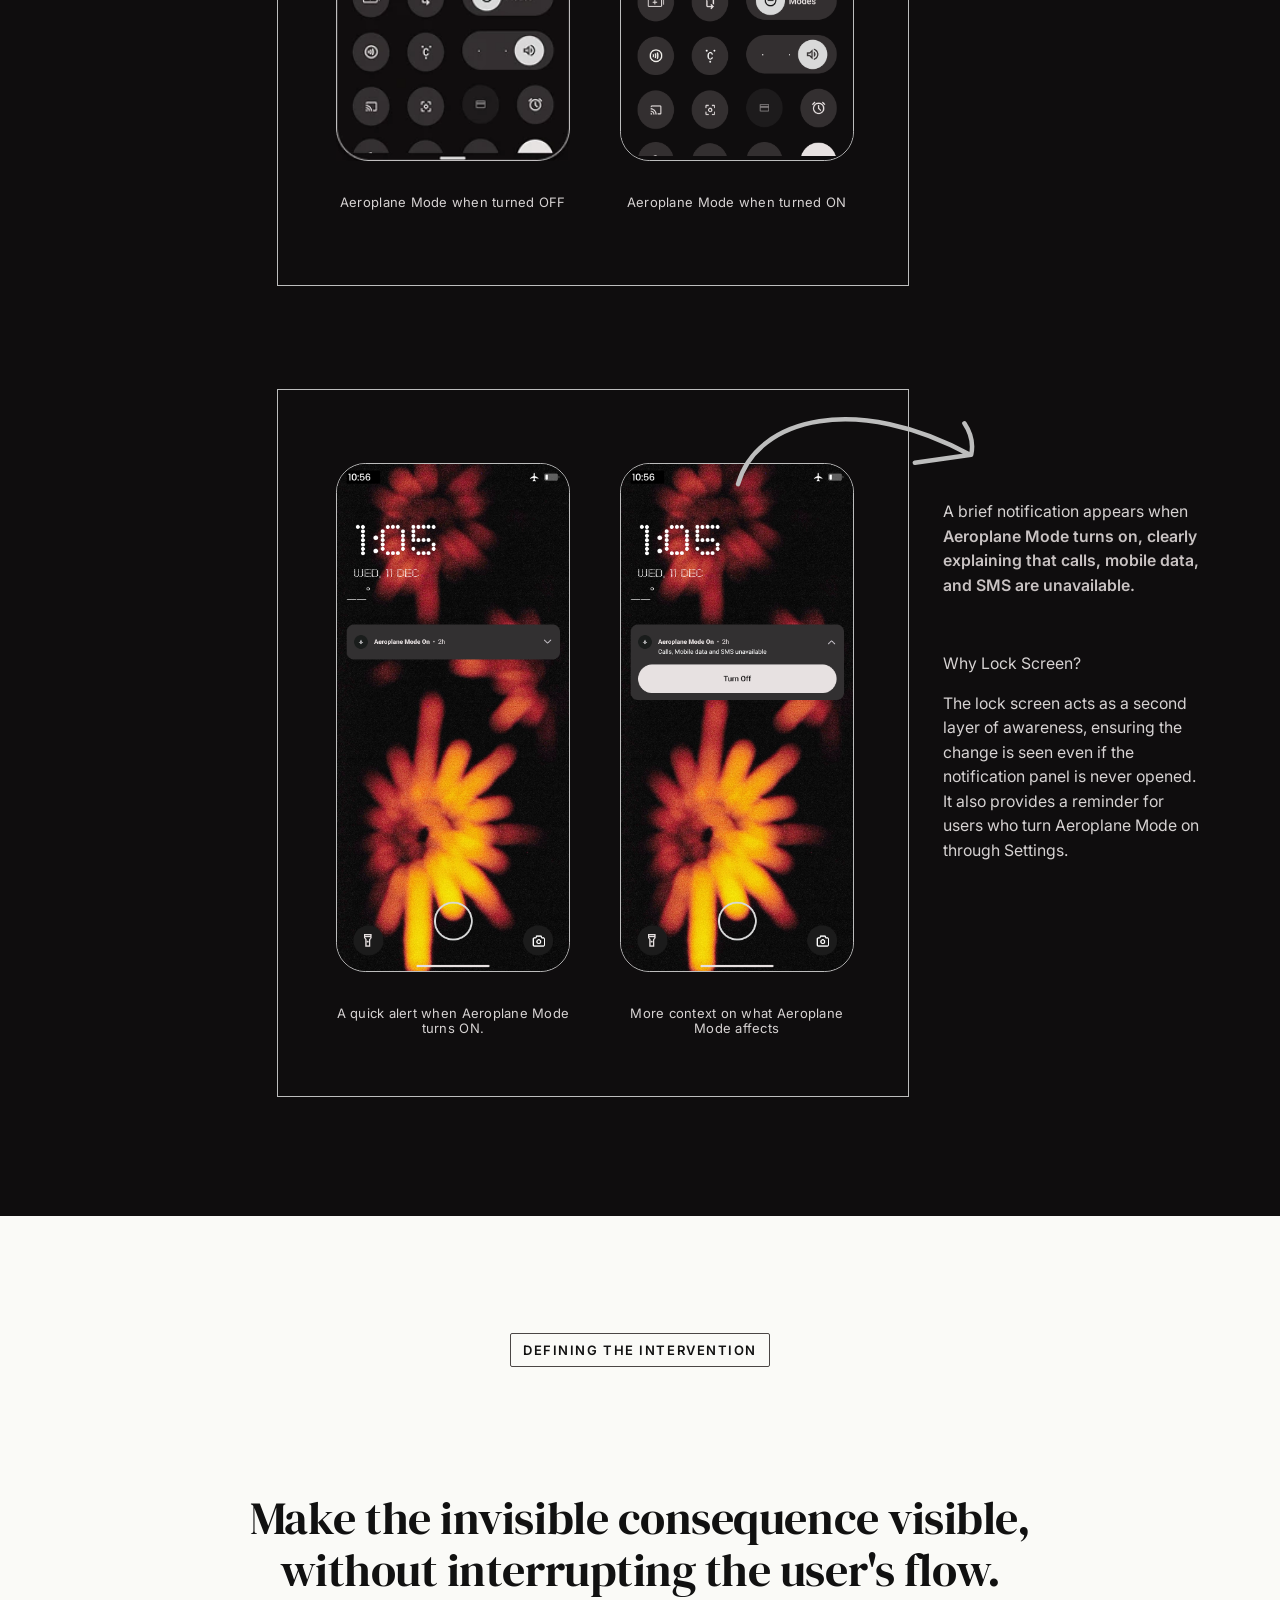
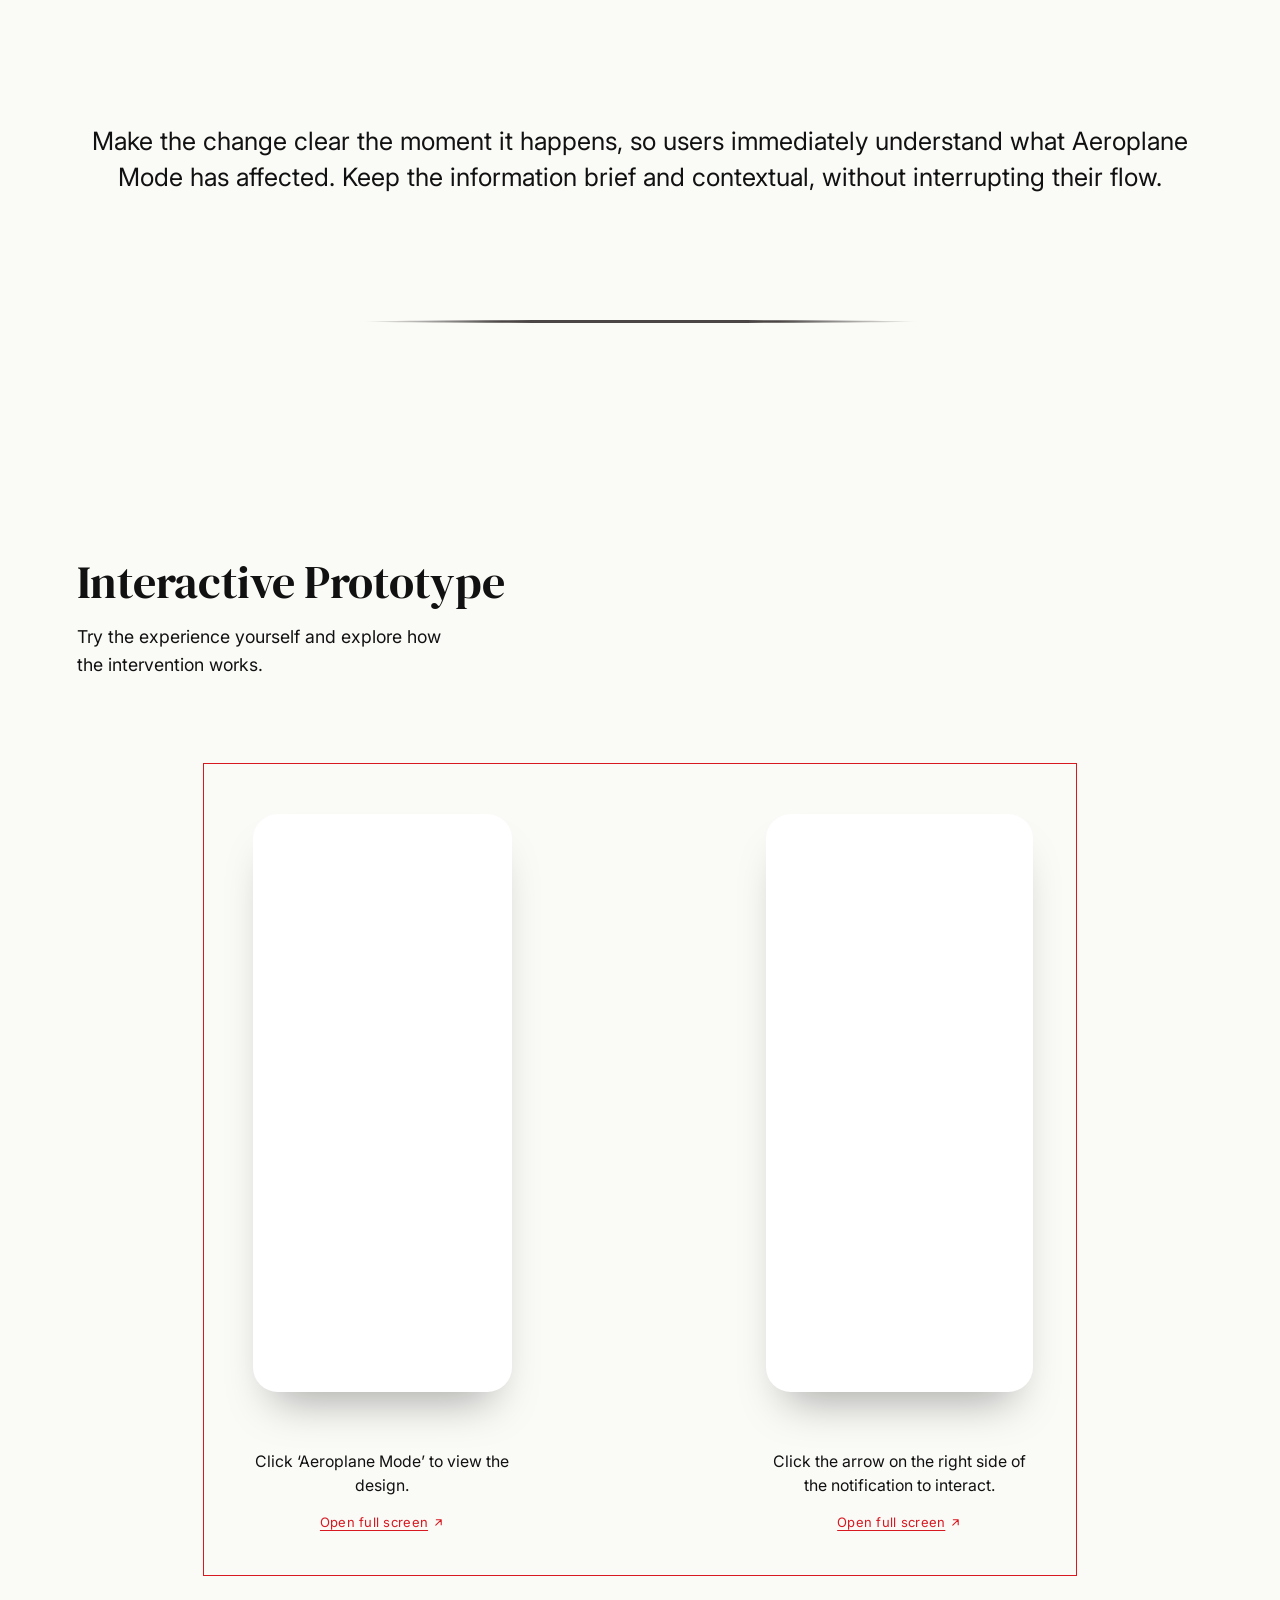
<file: missed-connection.html>
<!doctype html>
<html lang="en">
<head>
  <meta charset="utf-8" />
  <meta name="viewport" content="width=device-width, initial-scale=1" />
  <title>A Missed Connection · Diya Paramesh</title>
  <meta name="description" content="UX case study: making accidental Aeroplane Mode visible, so people know when they are unreachable." />
  <link rel="icon" href="favicon.svg" type="image/svg+xml" />
  <meta name="theme-color" content="#0f0d0e" />
  <meta property="og:type" content="website" />
  <meta property="og:url" content="https://diyaparameshportfolio.vercel.app/missed-connection.html" />
  <meta property="og:image" content="https://diyaparameshportfolio.vercel.app/assets/share/missed-connection.jpg" />
  <meta property="og:image:width" content="1200" />
  <meta property="og:image:height" content="630" />
  <meta name="twitter:card" content="summary_large_image" />
  <link rel="canonical" href="https://diyaparameshportfolio.vercel.app/missed-connection.html" />
  <meta property="og:title" content="A Missed Connection · Diya Paramesh" />
  <meta property="og:description" content="UX case study: making accidental Aeroplane Mode visible, so people know when they are unreachable." />
  <link rel="preconnect" href="https://fonts.googleapis.com" />
  <link rel="preconnect" href="https://fonts.gstatic.com" crossorigin />
  <link href="https://fonts.googleapis.com/css2?family=Inter:wght@400;500;600;700&family=DM+Serif+Display:ital@0;1&display=swap" rel="stylesheet" />
  <link rel="stylesheet" href="type.css" />
  <link rel="stylesheet" href="case-study.css" />
  <link rel="stylesheet" href="cursor.css" />
</head>
<body style="--cursor: #cb1820">
  <header class="cs-header">
    <div class="cs-container cs-header-inner">
      <a class="back" href="index.html">
        <svg viewBox="0 0 24 24" aria-hidden="true"><path d="M20 12H4M11 5l-7 7 7 7" /></svg>
        Portfolio
      </a>
      <a href="index.html#work"><strong>Works</strong><span>from my desk</span></a>
      <a href="about.html"><strong>About</strong><span>me and how I think</span></a>
      <a href="index.html#contact"><strong>Contact</strong><span>me if you’d like to talk</span></a>
    </div>
  </header>

  <main>
    <section class="cs-hero cs-container">
      <div class="cs-hero-grid">
        <div class="cs-hero-text">
          <p class="cs-eyebrow"><strong>UX Case Study</strong> • 2026</p>
          <h1 class="cs-title">A Missed<br /><span>Connection</span></h1>
          <p class="cs-lead">Aeroplane Mode made intentional disconnection effortless, but accidental activation could leave people unaware they were unreachable.</p>
          <p class="cs-intro">Aeroplane Mode is mainly designed to stop the phone’s wireless radios from communicating with cellular networks, including mobile networks, calls, SMS, and mobile data. <b>But the real question is: are smartphone users aware of what happens when Aeroplane Mode is turned on?</b></p>
        </div>
        <figure class="cs-figure">
          <img src="assets/missed-connection/hero-phone.png" alt="Quick settings panel with Aeroplane Mode switched on" />
          <figcaption>
            <strong>Fig.1 / Connection loss</strong>
            The icon changes color<br />A small aeroplane icon appears on the status bar<br />And then—nothing
          </figcaption>
        </figure>
      </div>
      <dl class="cs-facts">
        <div><dt>Domain</dt><dd>Behavioral UX</dd></div>
        <div><dt>Focus</dt><dd>Post-Action Awareness</dd></div>
      </dl>
    </section>

    <section class="story cs-container" id="story">
      <p class="tag">The Starting Point</p>
      <h2 class="story-title">An INTERESTING story from<br /> my neighbourhood that<br /> sparked this project</h2>

        <div class="story-grid">
          <article class="story-card">
            <span class="story-num">01</span>
            <div class="story-body">
              <img src="assets/missed-connection/story-01.jpg" alt="Sarada on the sofa calling Madhu, the call shows no answer" loading="lazy" />
              <p>An ordinary evening. Sarada picked up her phone for her usual call to her husband. Even while in Delhi caring for her grandchildren, she always made time to check in on the man she loved and make sure he was doing alright.</p>
            </div>
          </article>
          <article class="story-card">
            <span class="story-num">02</span>
            <div class="story-body">
              <img src="assets/missed-connection/story-02.jpg" alt="Sarada resting her chin on her hand, looking at her phone" loading="lazy" />
              <p>His phone is switched off. Maybe it is charging. Maybe he is busy. “He’ll call once he’s free.” She went back to her chores.</p>
            </div>
          </article>
          <article class="story-card">
            <span class="story-num">03</span>
            <div class="story-body">
              <img src="assets/missed-connection/story-03.jpg" alt="Madhu frowning at his phone, mobile data not working" loading="lazy" />
              <p>Meanwhile, back in Kerala, Madhu is trying to use his mobile data, but it isn’t working. “Ugh, has it run out already? God, I should recharge it tomorrow!”</p>
            </div>
          </article>
          <article class="story-card">
            <span class="story-num">04</span>
            <div class="story-body">
              <img src="assets/missed-connection/story-04.jpg" alt="Madhu asleep in bed, dreaming of a phone with no signal" loading="lazy" />
              <p>“I should just sleep. I have an early train to catch.” Just like that, Madhu went to sleep.</p>
            </div>
          </article>
        </div>
        <div class="skip-row">
          <a class="skip" href="#premise">
            Skip Story
            <svg viewBox="0 0 24 24" aria-hidden="true"><path d="M12 5v14M6 13l6 6 6-6" /></svg>
          </a>
        </div>
        <div class="story-grid">
          <article class="story-card">
            <span class="story-num">05</span>
            <div class="story-body">
              <img src="assets/missed-connection/story-05.jpg" alt="Madhu boarding a train while Sarada stares at her phone" loading="lazy" />
              <p>The next morning, Madhu is leaving for his usual monthly temple visit. “Why is his phone still switched off? This is unusual. He doesn’t usually switch it off like this. Should I be worried?” She stares at her phone!</p>
            </div>
          </article>
          <article class="story-card">
            <span class="story-num">06</span>
            <div class="story-body">
              <img src="assets/missed-connection/story-06.jpg" alt="Sarada looking anxiously at a list of failed calls" loading="lazy" />
              <p>“Let me check!” She calls every 10–20 minutes, but the phone is still SWITCHED OFF! Anxiety slowly starts to set in. “Could something have happened to him?”</p>
            </div>
          </article>
          <article class="story-card">
            <span class="story-num">07</span>
            <div class="story-body">
              <img src="assets/missed-connection/story-07.jpg" alt="Sarada on a phone call, looking worried" loading="lazy" />
              <p>“Let me ask the neighbours to check the house. Maybe he went to a relative’s place? Oh my God… where is he?”</p>
            </div>
          </article>
          <article class="story-card">
            <span class="story-num">08</span>
            <div class="story-body">
              <img src="assets/missed-connection/story-08.jpg" alt="Neighbours knocking on Madhu’s door while Sarada worries" loading="lazy" />
              <p>The neighbours rush over. They ring the bell. Knock on the door. Peek through the ventilation.<br /><br />Nothing. The house is empty.</p>
            </div>
          </article>
        </div>
        <div class="skip-row">
          <a class="skip" href="#premise">
            Skip Story
            <svg viewBox="0 0 24 24" aria-hidden="true"><path d="M12 5v14M6 13l6 6 6-6" /></svg>
          </a>
        </div>
        <div class="story-grid">
          <article class="story-card">
            <span class="story-num">09</span>
            <div class="story-body">
              <img src="assets/missed-connection/story-09.jpg" alt="Sarada biting her nails by the window at dusk" loading="lazy" />
              <p>It’s already evening. “Maybe I ask the neighbours to SMASH the door? To file a MISSING COMPLAINT? Where is he?”</p>
            </div>
          </article>
          <article class="story-card">
            <span class="story-num">10</span>
            <div class="story-body">
              <img src="assets/missed-connection/story-10.jpg" alt="Neighbours gathered at the door at night, ready to break it open" loading="lazy" />
              <p>24 hours has passed since anybody had a contact with him. The neighbours were all ready to smash the door!</p>
            </div>
          </article>
          <article class="story-card">
            <span class="story-num">11</span>
            <div class="story-body">
              <img src="assets/missed-connection/story-11.jpg" alt="Madhu walking down the street towards the house with his bag" loading="lazy" />
              <p>Just as they were about to force the door open, someone spotted Madhu walking towards the house with his bag.</p>
            </div>
          </article>
          <article class="story-card">
            <span class="story-num">12</span>
            <div class="story-body">
              <img src="assets/missed-connection/story-12.jpg" alt="Confused Madhu next to a phone showing Aeroplane Mode on" loading="lazy" />
              <p>He had been safe all along. His phone wasn’t switched off. Aeroplane Mode was on. He just didn’t know it was ON!</p>
            </div>
          </article>
        </div>
    </section>
    <section class="premise cs-container" id="premise">
      <div class="premise-left">
        <p class="eyebrow-line">The Premise</p>
        <h2 class="premise-title">The Moment It<br /> Clicked</h2>
      </div>
      <div class="premise-right">
        <h3>A small issue. A big consequence.</h3>
        <p>The man accidentally turned on Aeroplane Mode. When he tried to use the internet, he assumed his data had run out and didn’t realize it was affecting his connectivity. His family spent two days anxious and worried, with the situation escalating to the point where they nearly damaged the house and considered filing a police complaint.</p>
        <blockquote class="callout">
          <p>A small system change can have a much bigger impact.</p>
          <p class="red">The interface showed that Aeroplane Mode was on, but not what that meant.</p>
        </blockquote>
      </div>
    </section>

    <section class="focus cs-container">
      <div class="focus-text">
        <p class="tag">Design Focus</p>
        <h2 class="light-title focus-title">Designed for everyone, with older adults in mind.</h2>
        <p class="body-copy">Aeroplane Mode can be accidentally enabled by anyone. But this became especially concerning for older adults, who may be less familiar with subtle changes in smartphone interfaces.</p>
      </div>
      <figure class="framed">
        <img src="assets/missed-connection/older-adult-hands.jpg" alt="An older adult’s hands holding a smartphone" loading="lazy" />
      </figure>
    </section>

    <section class="found cs-container">
      <p class="tag">What I Found</p>
      <h2 class="light-title found-title">A familiar icon doesn't always mean a familiar function.</h2>
      <p class="body-copy">A personal incident made me question how well people understand Aeroplane Mode. I spoke to 21 people aged 40+ to see whether the confusion was limited to one experience.</p>
      <div class="found-grid">
        <article class="found-card">
          <h3>JMIR mHealth and uHealth</h3>
          <p>Research done by JMIR mHealth and other various papers suggests that older users may not always understand conventional interface symbols without clear textual support.</p>
        </article>
        <article class="found-card">
          <p class="stat">67%</p>
          <p class="stat-label">of participants aged above 40 had no idea what Aeroplane Mode does.</p>
          <p class="muted">I surveyed 21 people aged 40+ and found that many weren't familiar with the feature or what it actually does.</p>
        </article>
      </div>
    </section>

    <section class="voices cs-container">
      <h2 class="voices-title">What Users Reported</h2>
      <div class="voices-grid">
        <figure class="voice">
          <blockquote>“We couldn’t reach him for one and a half days. We didn’t know what was wrong.”</blockquote>
          <figcaption>
            <span class="avatar" aria-hidden="true">S</span>
            <span><strong>Sarada, 62</strong>Retired Teacher</span>
          </figcaption>
        </figure>
        <figure class="voice">
          <blockquote>“I know how to use my smartphone. I just don’t know what Aeroplane Mode does.”</blockquote>
          <figcaption>
            <span class="avatar" aria-hidden="true">G</span>
            <span><strong>Girija, 60</strong>Homemaker</span>
          </figcaption>
        </figure>
        <figure class="voice">
          <blockquote>“I know it’s on because I can see the Aeroplane icon at the top. I’m familiar with what it means.”</blockquote>
          <figcaption>
            <span class="avatar" aria-hidden="true">F</span>
            <span><strong>Fazna, 25</strong>Software Engineer</span>
          </figcaption>
        </figure>
      </div>
      <div class="insight">
        <p class="tag tag-bold">Key Insight</p>
        <p>I realized the solution wasn't to interrupt users, <b>but to make the consequences of Aeroplane Mode clearer at the right moment.</b></p>
      </div>
    </section>

    <section class="intervention">
      <div class="cs-container">
        <p class="tag">Defining the Intervention</p>
        <h2>Make the invisible consequence visible,<br /> without interrupting the user's flow.</h2>
        <p>Make the change clear the moment it happens, so users immediately understand what Aeroplane Mode has affected. Keep the information brief and contextual, without interrupting their flow.</p>
        <span class="fade-line" aria-hidden="true"></span>
      </div>
    </section>

    <section class="ideation cs-container">
      <div class="ideation-text">
        <p class="tag">Ideation</p>
        <h2 class="light-title">The current<br /> experience</h2>
        <p class="ideation-intro">Before exploring design directions, the existing Aeroplane Mode experience was examined to identify gaps in feedback and awareness. In both Quick Settings and Settings, Aeroplane Mode is indicated by a color change in the toggle, while an Aeroplane Mode icon appears in the status bar.</p>
        <ol class="gaps">
          <li><span class="num">1</span><div><h3>Confirmation without context</h3><p>In Quick Settings and Settings,<br /> the toggle changes color</p></div></li>
          <li><span class="num">2</span><div><h3>A subtle status cue</h3><p>An Aeroplane Mode icon appears in the status bar<br /> as a persistent indicator.</p></div></li>
        </ol>
      </div>
      <div class="ideation-phones">
        <figure><img src="assets/missed-connection/current-quick-settings.webp" alt="Current Quick Settings with Aeroplane Mode on" loading="lazy" /><figcaption>Fig.1—Quick Settings</figcaption></figure>
        <figure><img src="assets/missed-connection/current-settings.png" alt="Current Network and internet settings with the Aeroplane mode toggle" loading="lazy" /><figcaption>Fig.2—Settings</figcaption></figure>
      </div>
    </section>

    <section class="nothing cs-container">
      <div class="nothing-text">
        <h2 class="light-title">Why Nothing OS?</h2>
        <p class="nothing-intro">I chose Nothing OS because of its <em>distinctive visual language</em> and <em>community driven approach</em> made it an interesting environment to explore. I also wanted to work within an <em>established design system</em>, so I could focus on identifying the problem and designing a solution that felt native to the existing experience.</p>
        <p class="boxed">I referenced the latest Nothing OS 5.0 design system, announced August 25, 2026.</p>
      </div>
      <img class="nothing-img" src="assets/missed-connection/nothing-os.jpg" alt="A Nothing phone showing the Nothing OS home screen with widgets" loading="lazy" />
    </section>

    <section class="directions cs-container">
      <h2 class="light-title">Directions Explored</h2>
      <div class="directions-grid">
        <article class="direction">
          <img src="assets/missed-connection/direction-1.png" alt="Wireframe of a full-screen Aeroplane Mode On message" loading="lazy" />
          <h3>Concept 1: Instant Full Screen Awareness</h3>
          <p>A full-screen message immediately tells users that Aeroplane Mode is on and cellular signal is unavailable.</p>
          <ul class="pills">
            <li>Interrupts the user’s current activity and demands attention</li>
            <li>Makes the change and its impact impossible to miss</li>
          </ul>
        </article>
        <article class="direction">
          <img src="assets/missed-connection/direction-2.png" alt="Wireframe of an outgoing call screen" loading="lazy" />
          <h3>Concept 2: Awareness at the Right Moment</h3>
          <p>The phone communicates the change when users attempt an affected action, like calling or using mobile data.</p>
          <ul class="pills">
            <li class="dim">Contextual but limited awareness</li>
            <li class="dim">Doesn’t address the initial confusion</li>
          </ul>
        </article>
        <article class="direction">
          <img src="assets/missed-connection/direction-3.png" alt="Wireframe of a reminder that Aeroplane Mode is on, with a Turn Off button" loading="lazy" />
          <h3>Concept 3: A Reminder to Keep Users Aware</h3>
          <p>A reminder appears after some time, prompting users to notice that Aeroplane Mode is still on.</p>
          <ul class="pills">
            <li>Simple but delayed awareness</li>
            <li class="dim">Can be annoying and the timing matters</li>
          </ul>
        </article>
      </div>
    </section>

    <section class="current cs-container">
      <div class="compare">
        <figure><img class="screen" src="assets/missed-connection/lock-screen-current.jpg" alt="The current lock screen" loading="lazy" /><figcaption>The Current Lock Screen</figcaption></figure>
        <figure><img src="assets/missed-connection/quick-settings-current.png" alt="The current Quick Settings with Aeroplane mode on" loading="lazy" /><figcaption>The Current Quick Settings</figcaption></figure>
        <svg class="arrow" viewBox="0 0 222 76" aria-hidden="true"><path d="M8 72C25 12 115-8 214 46M209 18c6 9 8 19 6 28l-50 7" /></svg>
        <div class="note">
          <p>A subtle notification that lasts for 2 seconds informs the user that Aeroplane Mode is now on.</p>
          <p><b>However, users may not understand what turning on Aeroplane Mode means for their connectivity.</b></p>
        </div>
      </div>
    </section>

    <section class="refined cs-container">
      <h2 class="light-title">Refined Concept</h2>
      <div class="compare">
        <figure><img src="assets/missed-connection/refined-qs-off.png" alt="Quick Settings with Aeroplane Mode off" loading="lazy" /><figcaption>Aeroplane Mode when turned OFF</figcaption></figure>
        <figure><img class="screen" src="assets/missed-connection/refined-qs-on.png" alt="Quick Settings with Aeroplane Mode on, explaining that calls, mobile data and SMS are unavailable" loading="lazy" /><figcaption>Aeroplane Mode when turned ON</figcaption></figure>
        <svg class="arrow" viewBox="0 0 222 76" aria-hidden="true"><path d="M8 72C25 12 115-8 214 46M209 18c6 9 8 19 6 28l-50 7" /></svg>
        <div class="note">
          <p>The same notification that says Aeroplane Mode is on, <b>now showing that calls, mobile data, and SMS are unavailable.</b></p>
        </div>
      </div>
      <div class="compare">
        <figure><img class="screen" src="assets/missed-connection/refined-lock-alert.png" alt="Lock screen with a collapsed Aeroplane Mode On notification" loading="lazy" /><figcaption>A quick alert when Aeroplane Mode turns ON.</figcaption></figure>
        <figure><img class="screen" src="assets/missed-connection/refined-lock-context.png" alt="Lock screen with the expanded notification and a Turn Off button" loading="lazy" /><figcaption>More context on what Aeroplane Mode affects</figcaption></figure>
        <svg class="arrow" viewBox="0 0 222 76" aria-hidden="true"><path d="M8 72C25 12 115-8 214 46M209 18c6 9 8 19 6 28l-50 7" /></svg>
        <div class="note">
          <p>A brief notification appears when <b>Aeroplane Mode turns on, clearly explaining that calls, mobile data, and SMS are unavailable.</b></p>
          <p class="note-gap">Why Lock Screen?</p>
          <p>The lock screen acts as a second layer of awareness, ensuring the change is seen even if the notification panel is never opened. It also provides a reminder for users who turn Aeroplane Mode on through Settings.</p>
        </div>
      </div>
    </section>

    <section class="intervention">
      <div class="cs-container">
        <p class="tag">Defining the Intervention</p>
        <h2>Make the invisible consequence visible,<br /> without interrupting the user's flow.</h2>
        <p>Make the change clear the moment it happens, so users immediately understand what Aeroplane Mode has affected. Keep the information brief and contextual, without interrupting their flow.</p>
        <span class="fade-line" aria-hidden="true"></span>
      </div>
    </section>

    <section class="prototype">
      <div class="cs-container">
        <h2 class="light-title">Interactive Prototype</h2>
        <p class="prototype-intro">Try the experience yourself and explore how the intervention works.</p>
        <div class="prototype-frame">
          <figure>
            <div class="prototype-screen proto-box" style="--w: 365; width: 97.33%; margin: 0 auto"><iframe src="https://aeroplanemodeinquicksettings.vercel.app/" title="Interactive prototype: Aeroplane Mode in Quick Settings" loading="lazy"></iframe></div>
            <figcaption><span>Click ‘Aeroplane Mode’ to view the design.</span><a class="proto-open" href="https://aeroplanemodeinquicksettings.vercel.app/" target="_blank" rel="noopener">Open full screen <svg viewBox="0 0 24 24" aria-hidden="true"><path d="M7 17 17 7M8 7h9v9" /></svg></a></figcaption>
          </figure>
          <figure>
            <div class="prototype-screen proto-box"><iframe src="https://lockscreeninnothingos.vercel.app/" title="Interactive prototype: Aeroplane Mode notification on the lock screen" loading="lazy"></iframe></div>
            <figcaption><span>Click the arrow on the right side of the notification to interact.</span><a class="proto-open" href="https://lockscreeninnothingos.vercel.app/" target="_blank" rel="noopener">Open full screen <svg viewBox="0 0 24 24" aria-hidden="true"><path d="M7 17 17 7M8 7h9v9" /></svg></a></figcaption>
          </figure>
        </div>
      </div>
    </section>

    <section class="efficiency">
      <div class="cs-container efficiency-panel">
        <p class="tag">System Efficiency</p>
        <h2 class="light-title">Less effort, more clarity.</h2>
        <p class="efficiency-intro">Instead of leaving users to figure out why their connectivity has changed, the system provides the relevant context upfront so they can understand the change with less effort and fewer unnecessary steps.</p>
        <ol class="flow">
          <li class="flow-step"><span><b>Immediate feedback</b> — users know Aeroplane Mode has turned on without having to figure it out themselves.</span></li>
          <li class="flow-arrow" aria-hidden="true"><svg viewBox="0 0 24 24"><path d="M12 4v16M5 13l7 7 7-7" /></svg></li>
          <li class="flow-step"><span><b>Less troubleshooting</b> — they understand why calls, mobile data, and SMS aren't working.</span></li>
          <li class="flow-arrow" aria-hidden="true"><svg viewBox="0 0 24 24"><path d="M12 4v16M5 13l7 7 7-7" /></svg></li>
          <li class="flow-step"><span><b>Fewer unnecessary steps</b> — the system surfaces the information instead of making users dig through Settings</span></li>
          <li class="flow-arrow" aria-hidden="true"><svg viewBox="0 0 24 24"><path d="M12 4v16M5 13l7 7 7-7" /></svg></li>
          <li class="flow-step"><span><b>Context at the right moment</b> — the explanation appears when the state changes, when it's most relevant..</span></li>
          <li class="flow-arrow" aria-hidden="true"><svg viewBox="0 0 24 24"><path d="M12 4v16M5 13l7 7 7-7" /></svg></li>
          <li class="flow-step"><span><b>Secondary confirmation</b> — the lock screen notification gives users another chance to catch the change if they missed it</span></li>
        </ol>
      </div>
    </section>

    <section class="testing cs-container">
      <p class="tag">Testing</p>
      <h2 class="testing-title">Initial Testing</h2>
      <p class="testing-intro">20+ people tested the prototype across Quick Settings and the Lock screen. They were asked to explore the Quick Settings tiles and interact with the lock screen notification, then describe what they understood from the information presented.</p>
      <div class="testing-box">
        <div class="testing-stat">
          <p class="big">21+</p>
          <p class="label">Participants</p>
        </div>
        <div class="testing-detail">
          <p>Among participants aged 40+, most understood Aeroplane Mode’s impact. Two participants said the notification at least made them aware it was on, which they otherwise wouldn’t know.</p>
          <blockquote>
            <p><b>A moment of discovery:</b></p>
            <p class="quote">“If this had popped up, I would have known why my calls weren’t going through.”</p>
          </blockquote>
        </div>
      </div>
    </section>

    <section class="impact cs-container">
      <p class="tag">The Impact</p>
      <h2 class="light-title">Making an important system change<br /> visible and understandable.</h2>
      <p class="impact-intro">A subtle system change becomes a clear signal, helping users see what happened, understand its impact, and avoid confusion or missed connections. The information stays accessible without unnecessarily interrupting their flow.</p>
      <div class="beyond">
        <h3>A solution that went beyond the original problem</h3>
        <p>Designed to prevent confusion when Aeroplane Mode is accidentally turned on, the intervention also proved useful for people who forget to turn it off after a flight. 3 out of 21 frequent air travellers said they would find it useful, as they often forget to turn off Aeroplane Mode after flying.</p>
      </div>
      <div class="impact-grid">
          <article>
            <h3>Makes an important system change visible</h3>
            <p>Users know Aeroplane Mode has been turned on, instead of relying on a small status-bar icon.</p>
          </article>
          <article>
            <h3>Makes the consequence clear</h3>
            <p>They understand that calls, mobile data, and SMS are unavailable, reducing the need to figure out why connectivity stopped.</p>
          </article>
          <article>
            <h3>Prevents confusion and missed connections</h3>
            <p>For situations where calls unexpectedly fail, the information helps users recognize that Aeroplane Mode is the reason their connectivity is unavailable.</p>
          </article>
      </div>
    </section>

    <section class="intervention conclusion">
      <div class="cs-container">
        <p class="tag">Conclusion</p>
        <h2>Turning a subtle change<br /> into a clear signal</h2>
        <p>A study published in <i>Global Environmental Change</i> found that <b><i>only 20% of the population has travelled by air, yet Aeroplane Mode is available on virtually every smartphone.</i></b> Since a simple tap can significantly affect connectivity, <b><i>making its consequences clear</i></b> can help everyone understand what this system change means.</p>
        <span class="fade-line" aria-hidden="true"></span>
      </div>
    </section>
  </main>

  <footer class="cs-footer">
    <nav class="cs-container next-nav" aria-label="Case studies">
      <a class="all-work" href="index.html#work">All Work</a>
      <a class="next" href="tink.html">
        <span class="next-label">Next <svg viewBox="0 0 24 24" aria-hidden="true"><path d="M4 12h16M13 5l7 7-7 7" /></svg></span>
        <strong>tink</strong>
        <span>Mobile App • Product Design</span>
      </a>
    </nav>
    <div class="cs-container cs-bottom">
      <span>Diya Paramesh . Portfolio . 2026</span>
      <span class="location">
        <svg viewBox="0 0 24 24" aria-hidden="true"><path d="M12 21s-7-6.1-7-11.5a7 7 0 0 1 14 0C19 14.9 12 21 12 21Z" /><circle cx="12" cy="9.5" r="2.5" /></svg>
        Chennai, India
      </span>
    </div>
  </footer>
  <script src="proto.js" defer></script>
  <script src="cursor.js" defer></script>
</body>
</html>
</file>
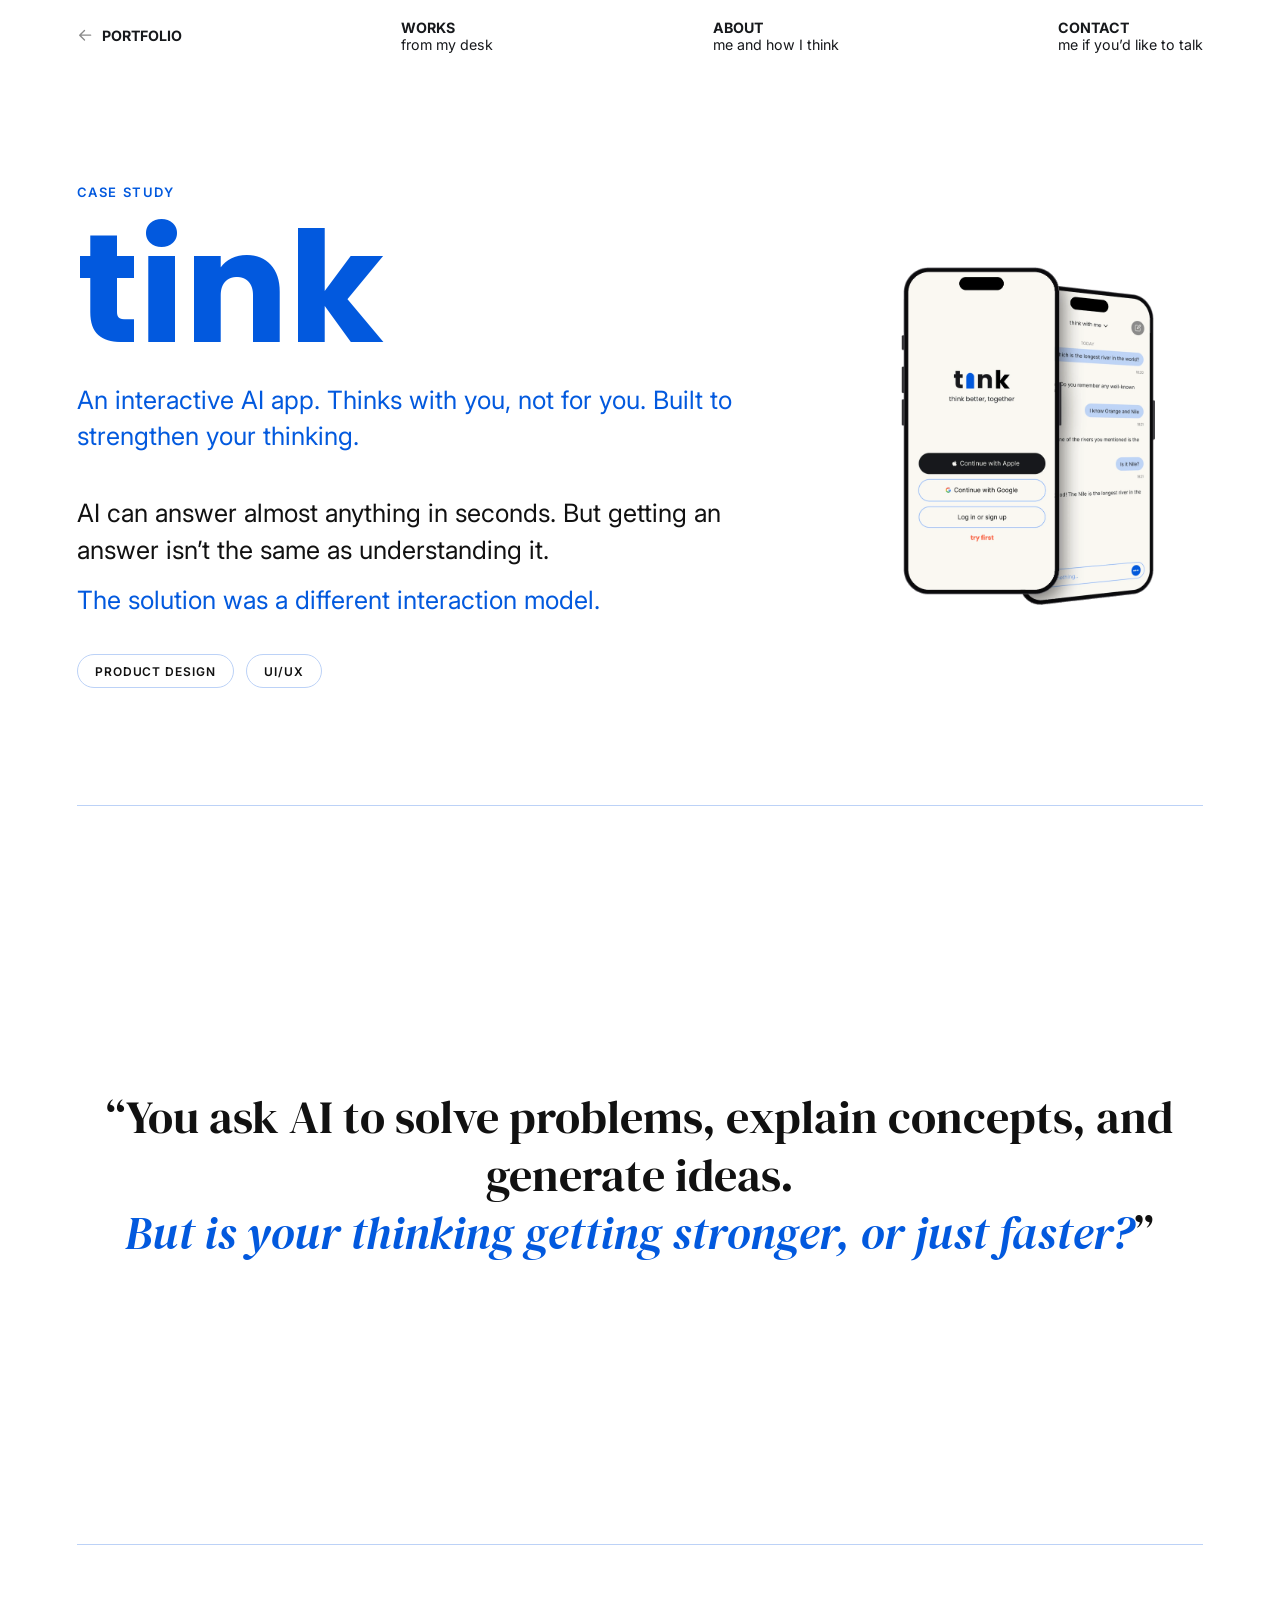
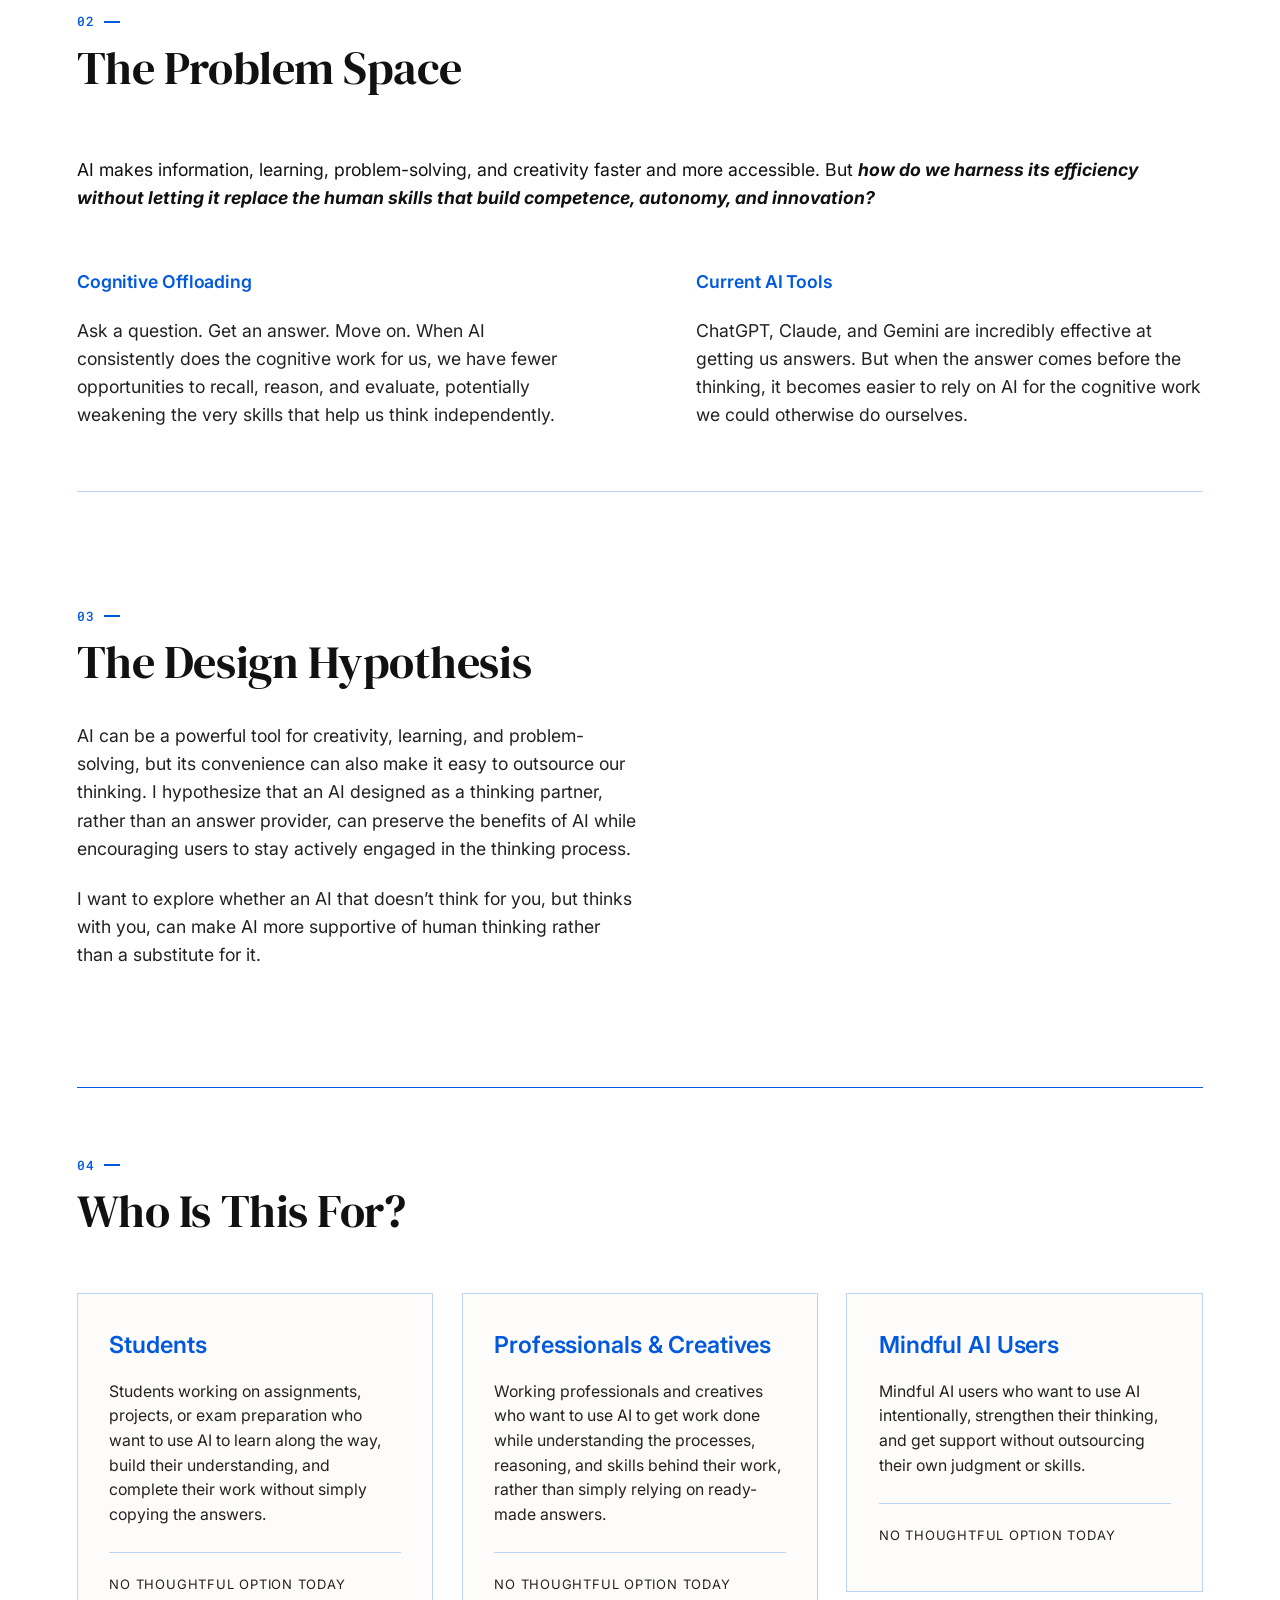
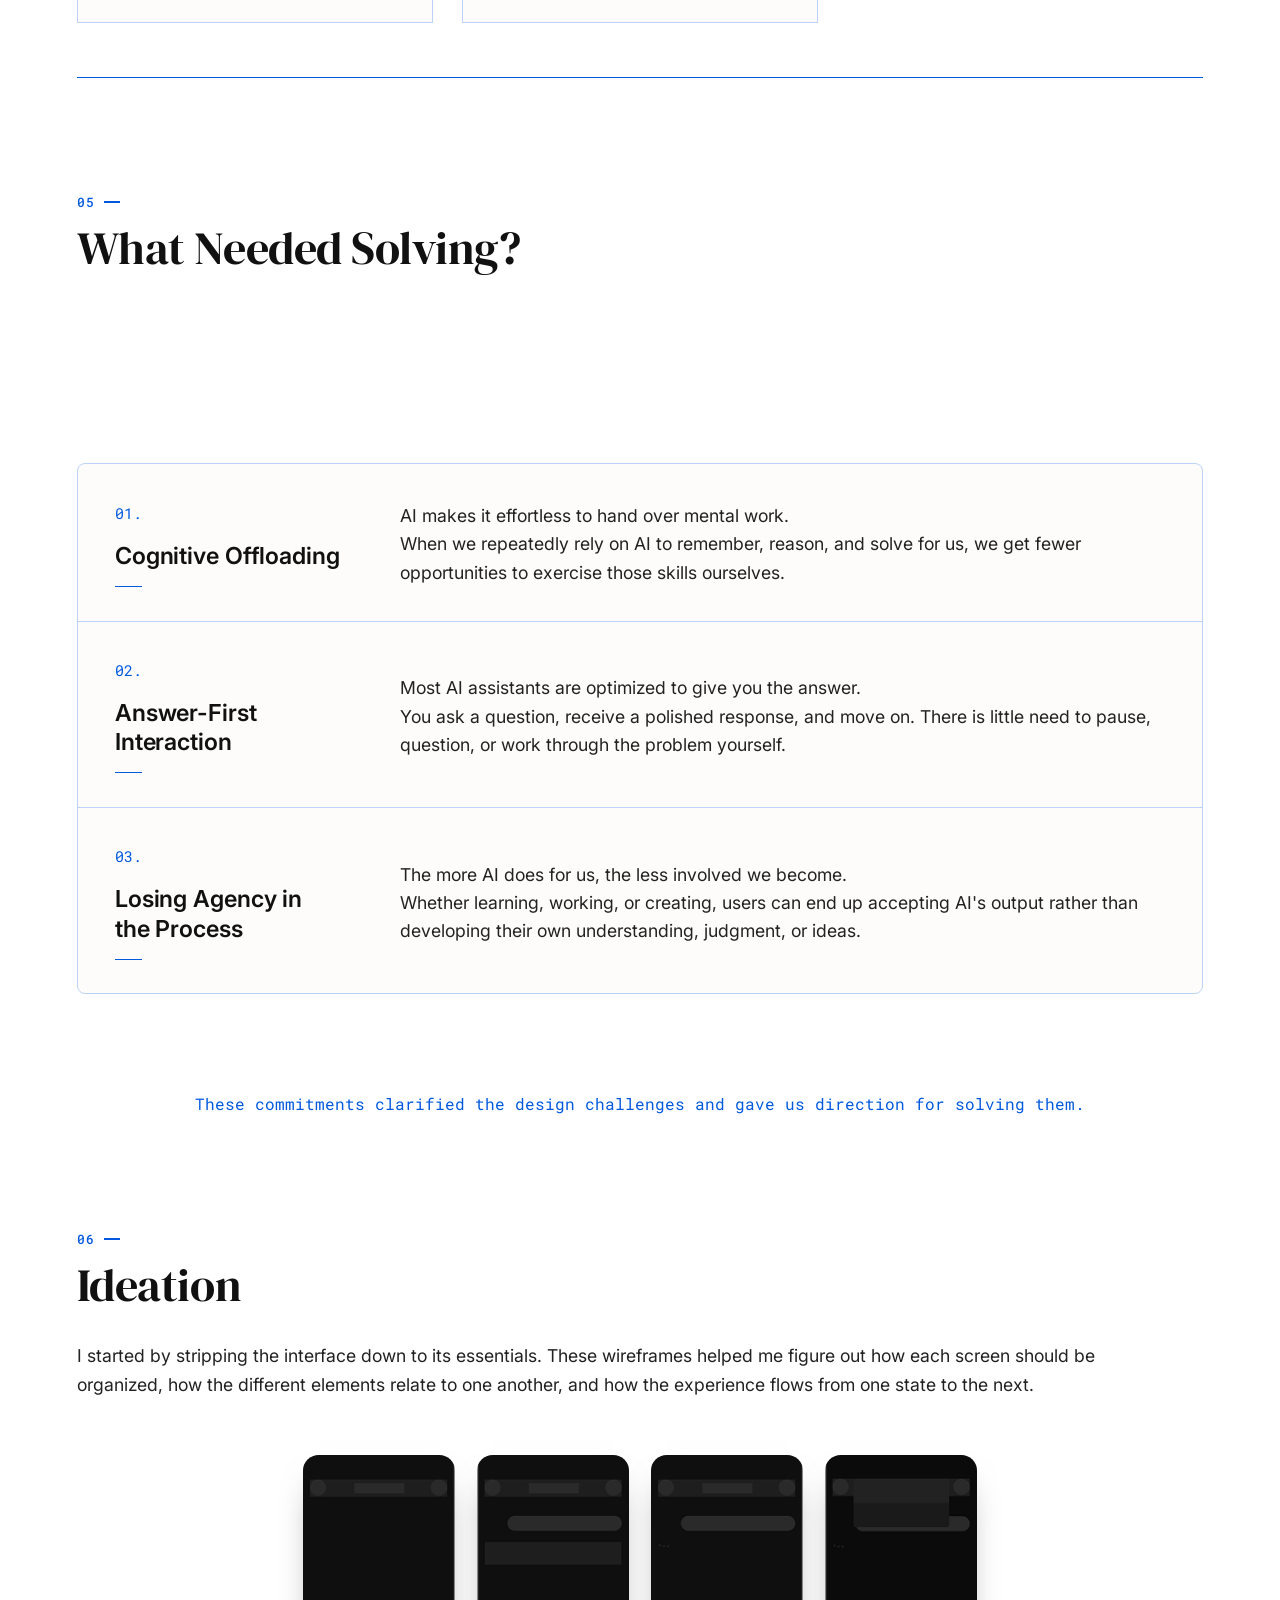
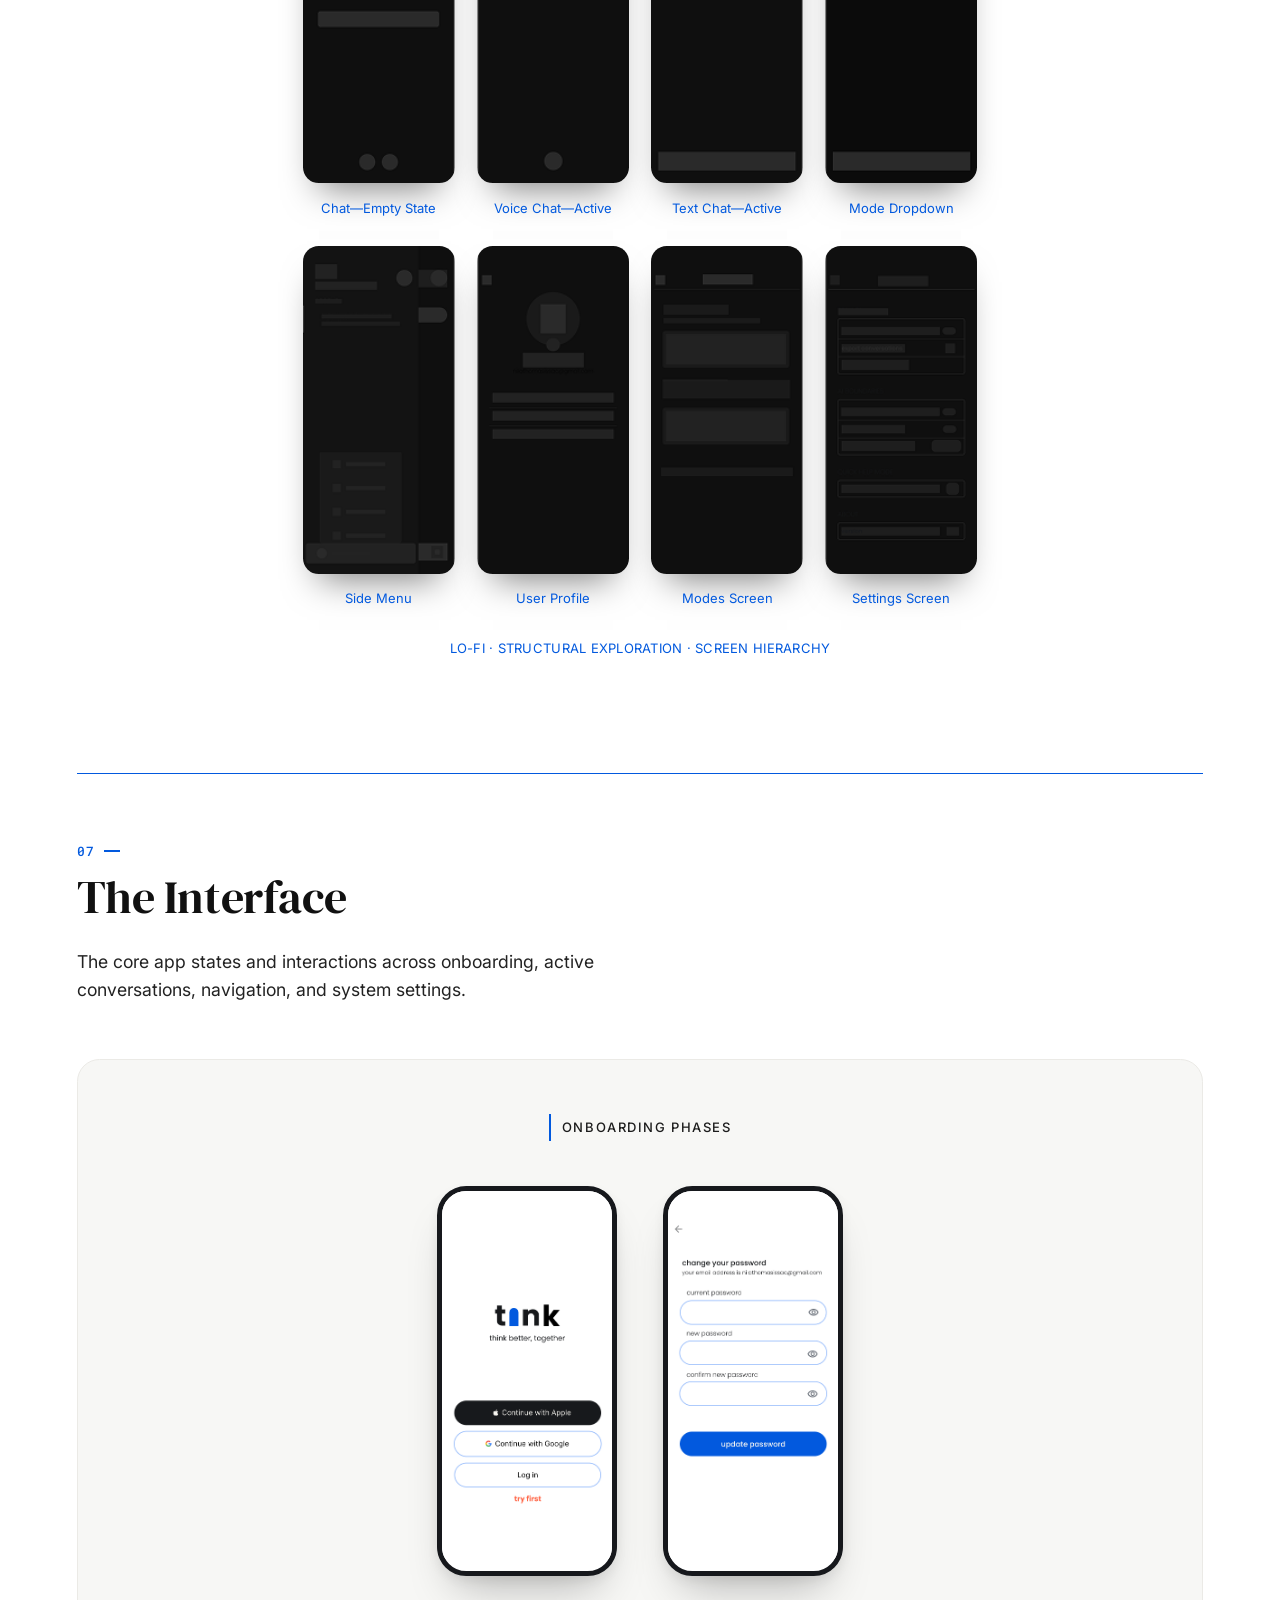
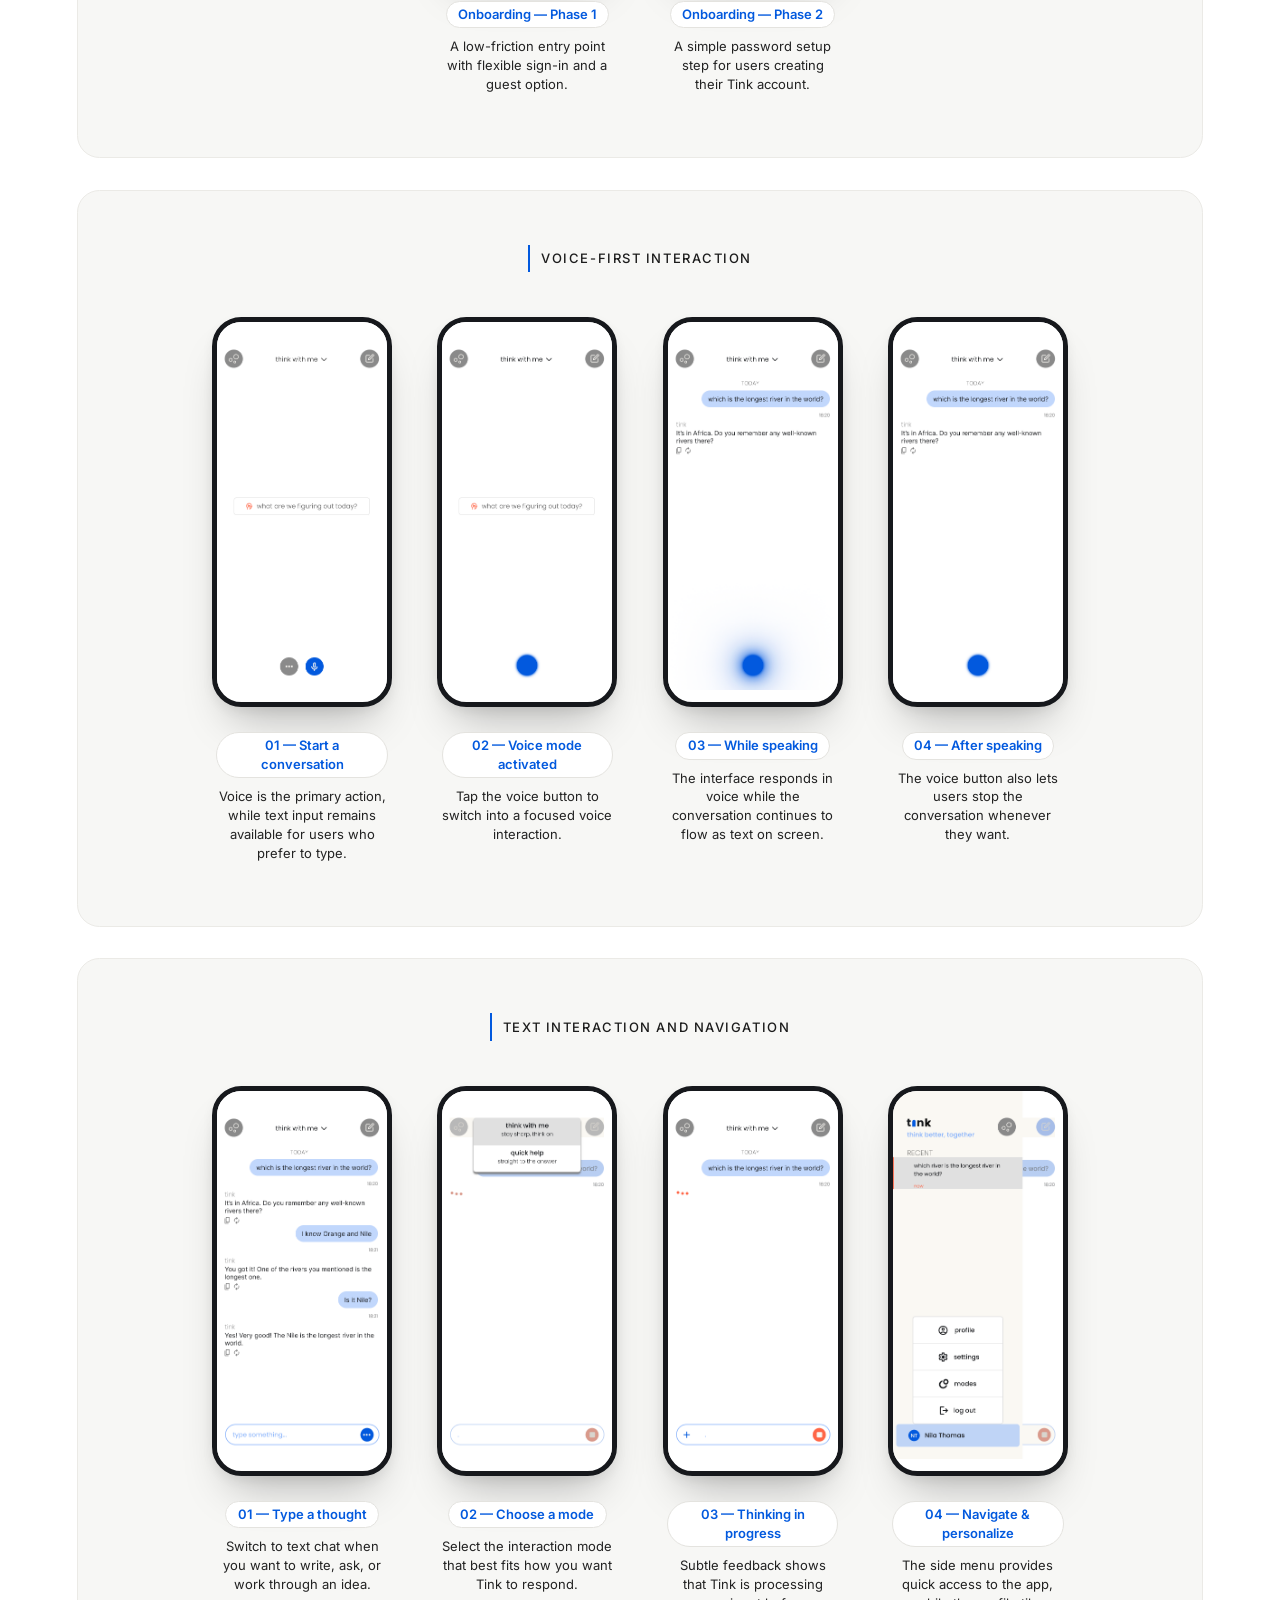
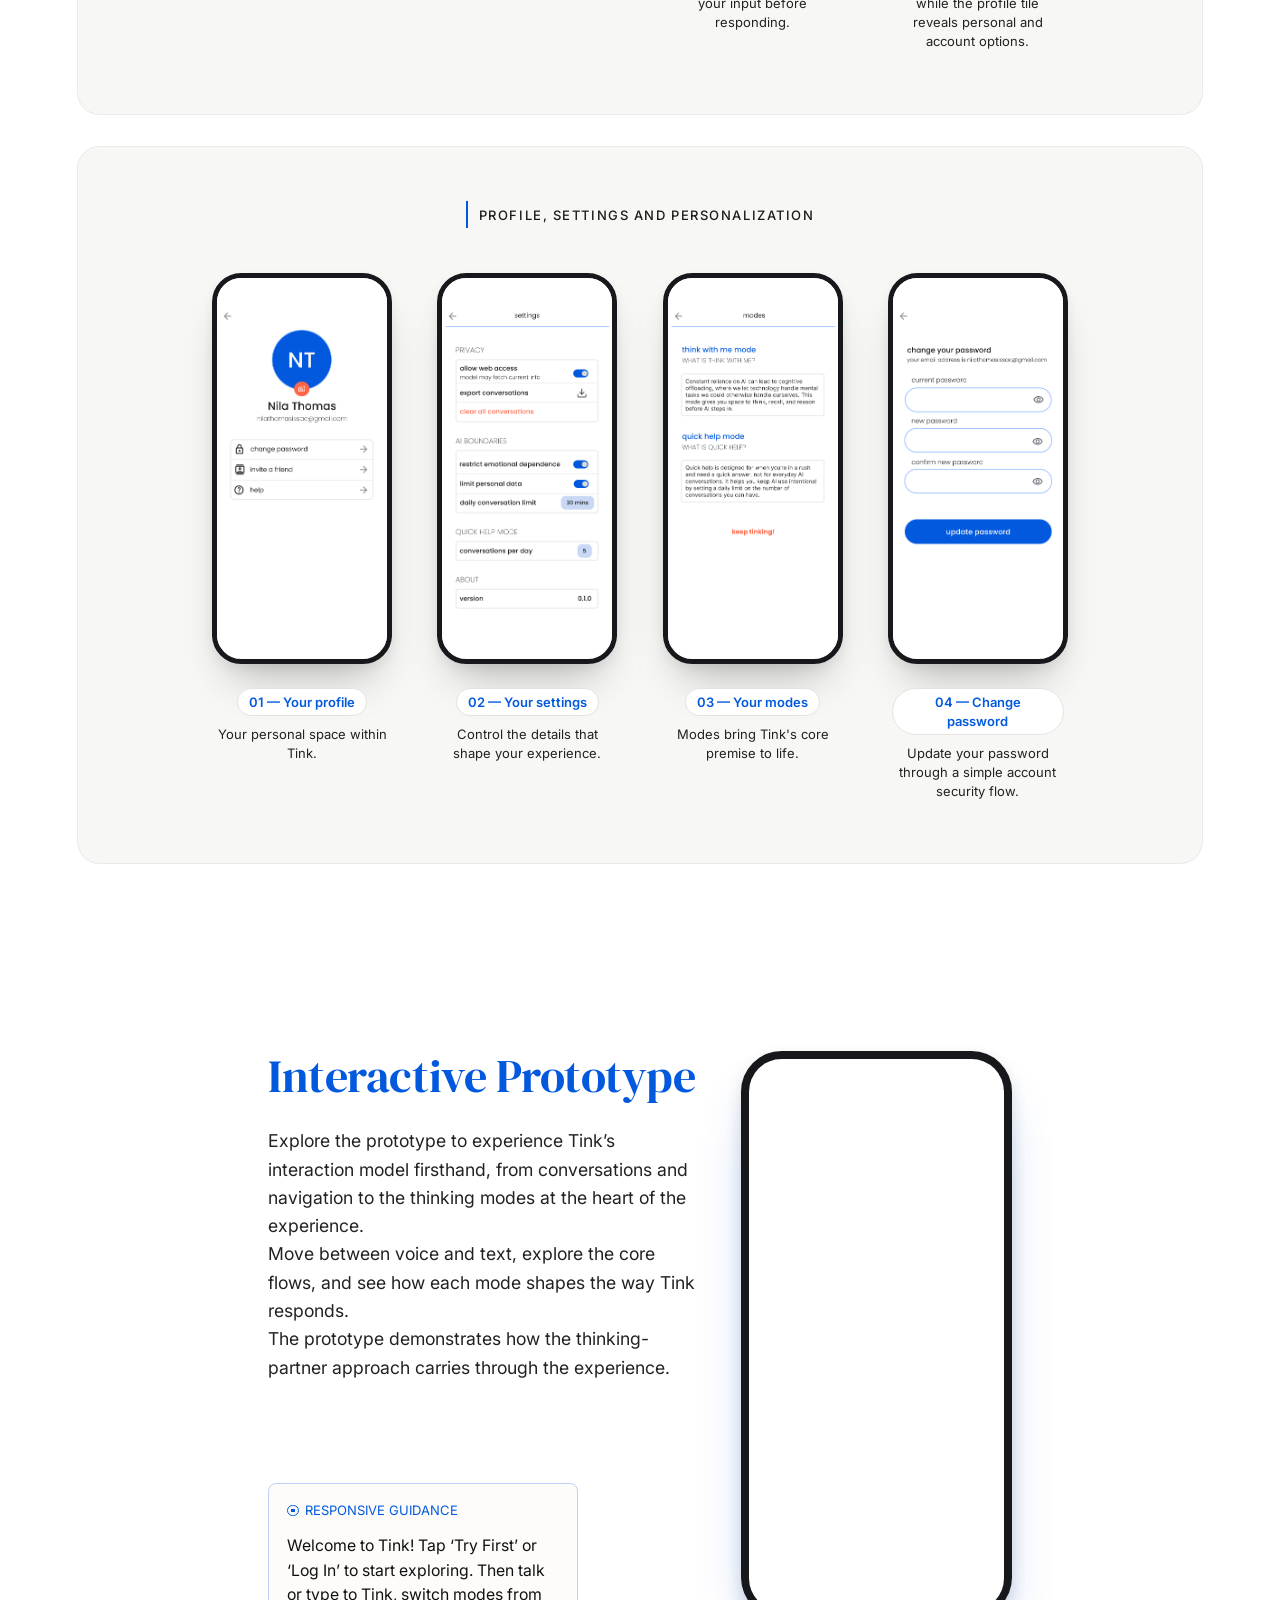
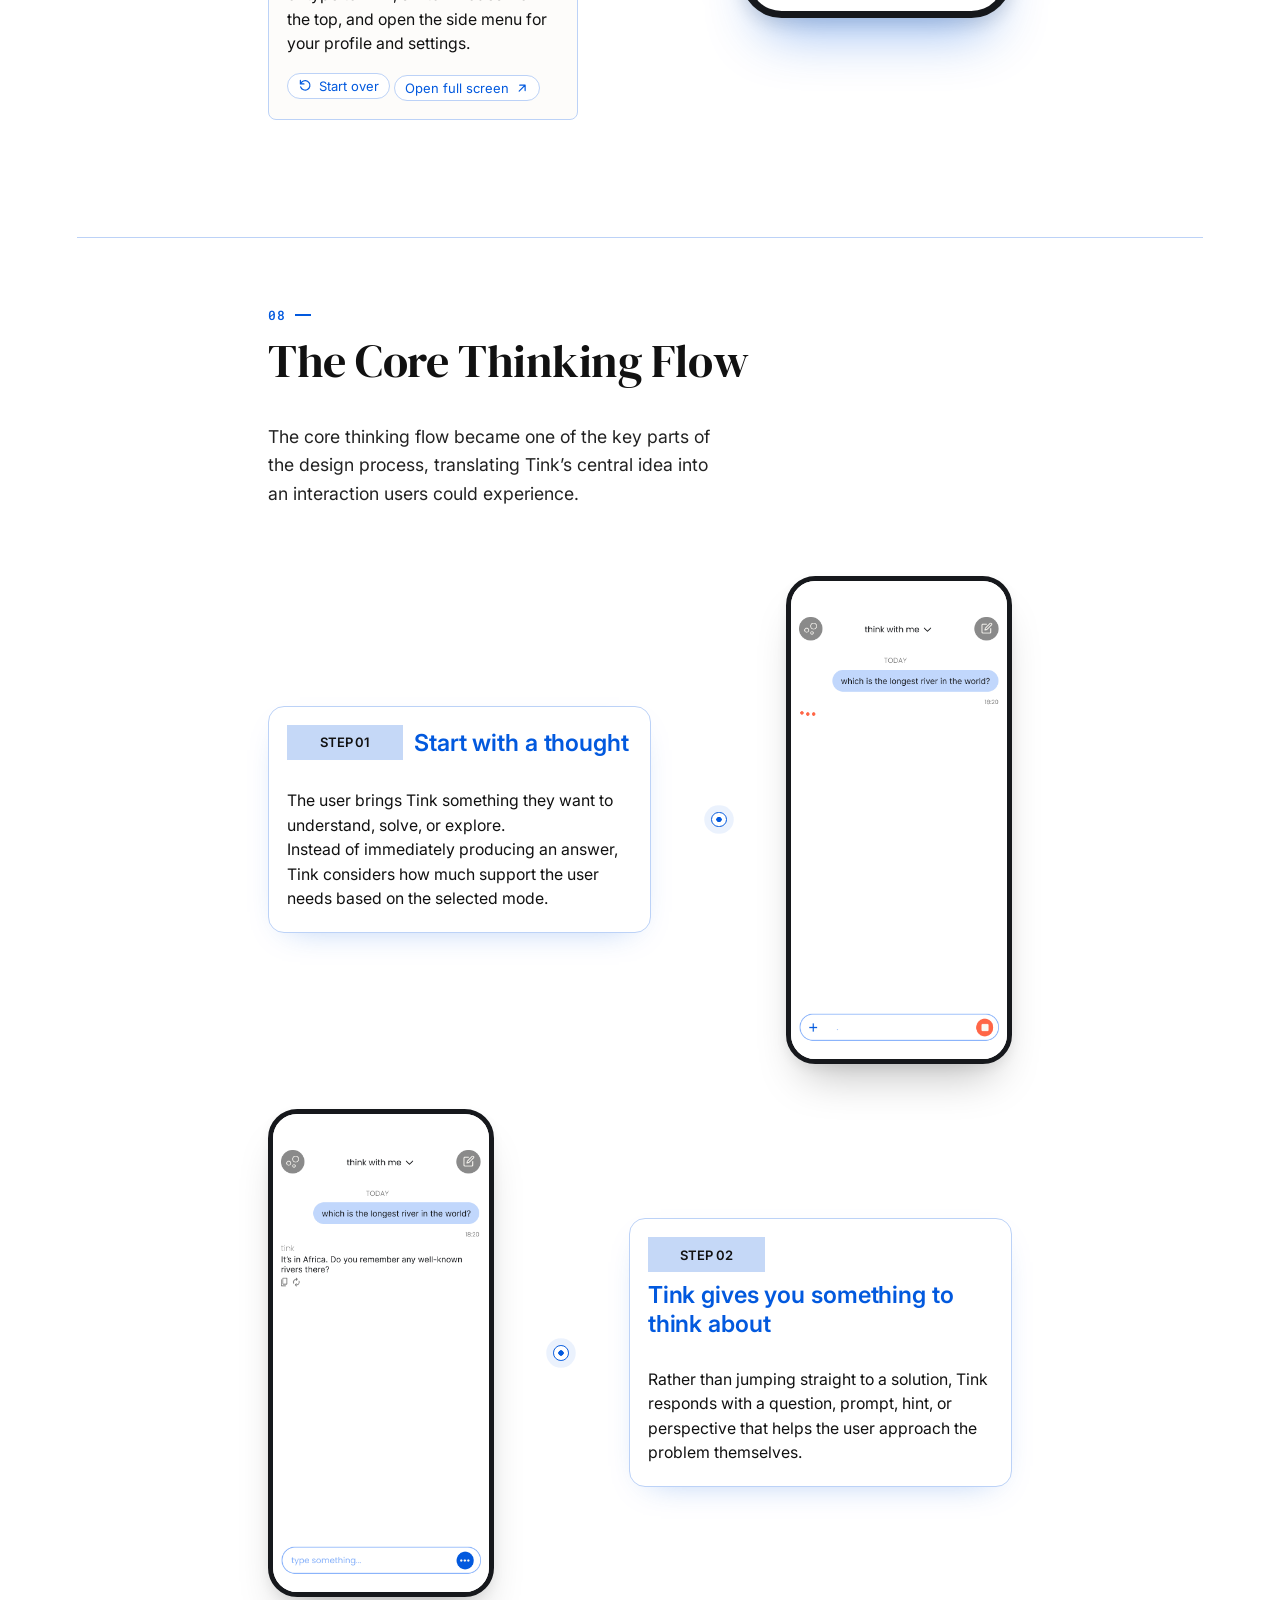
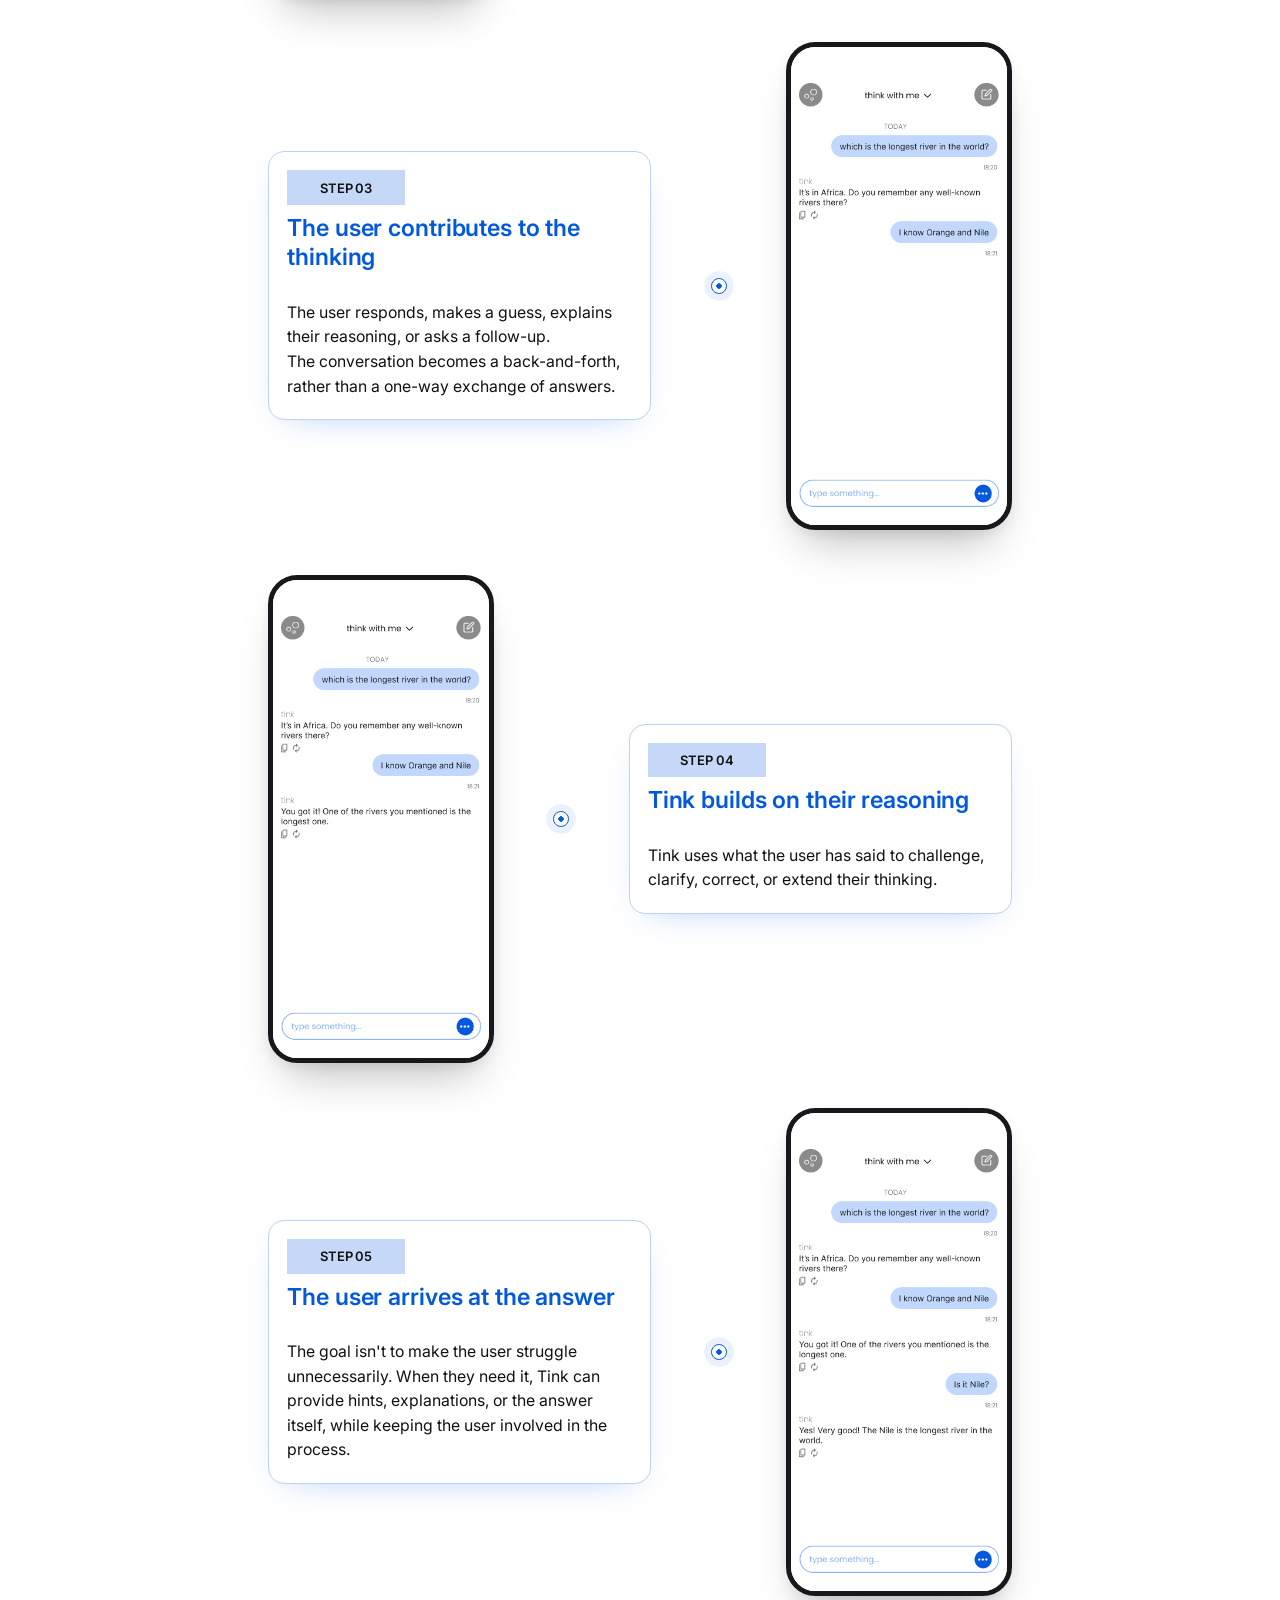
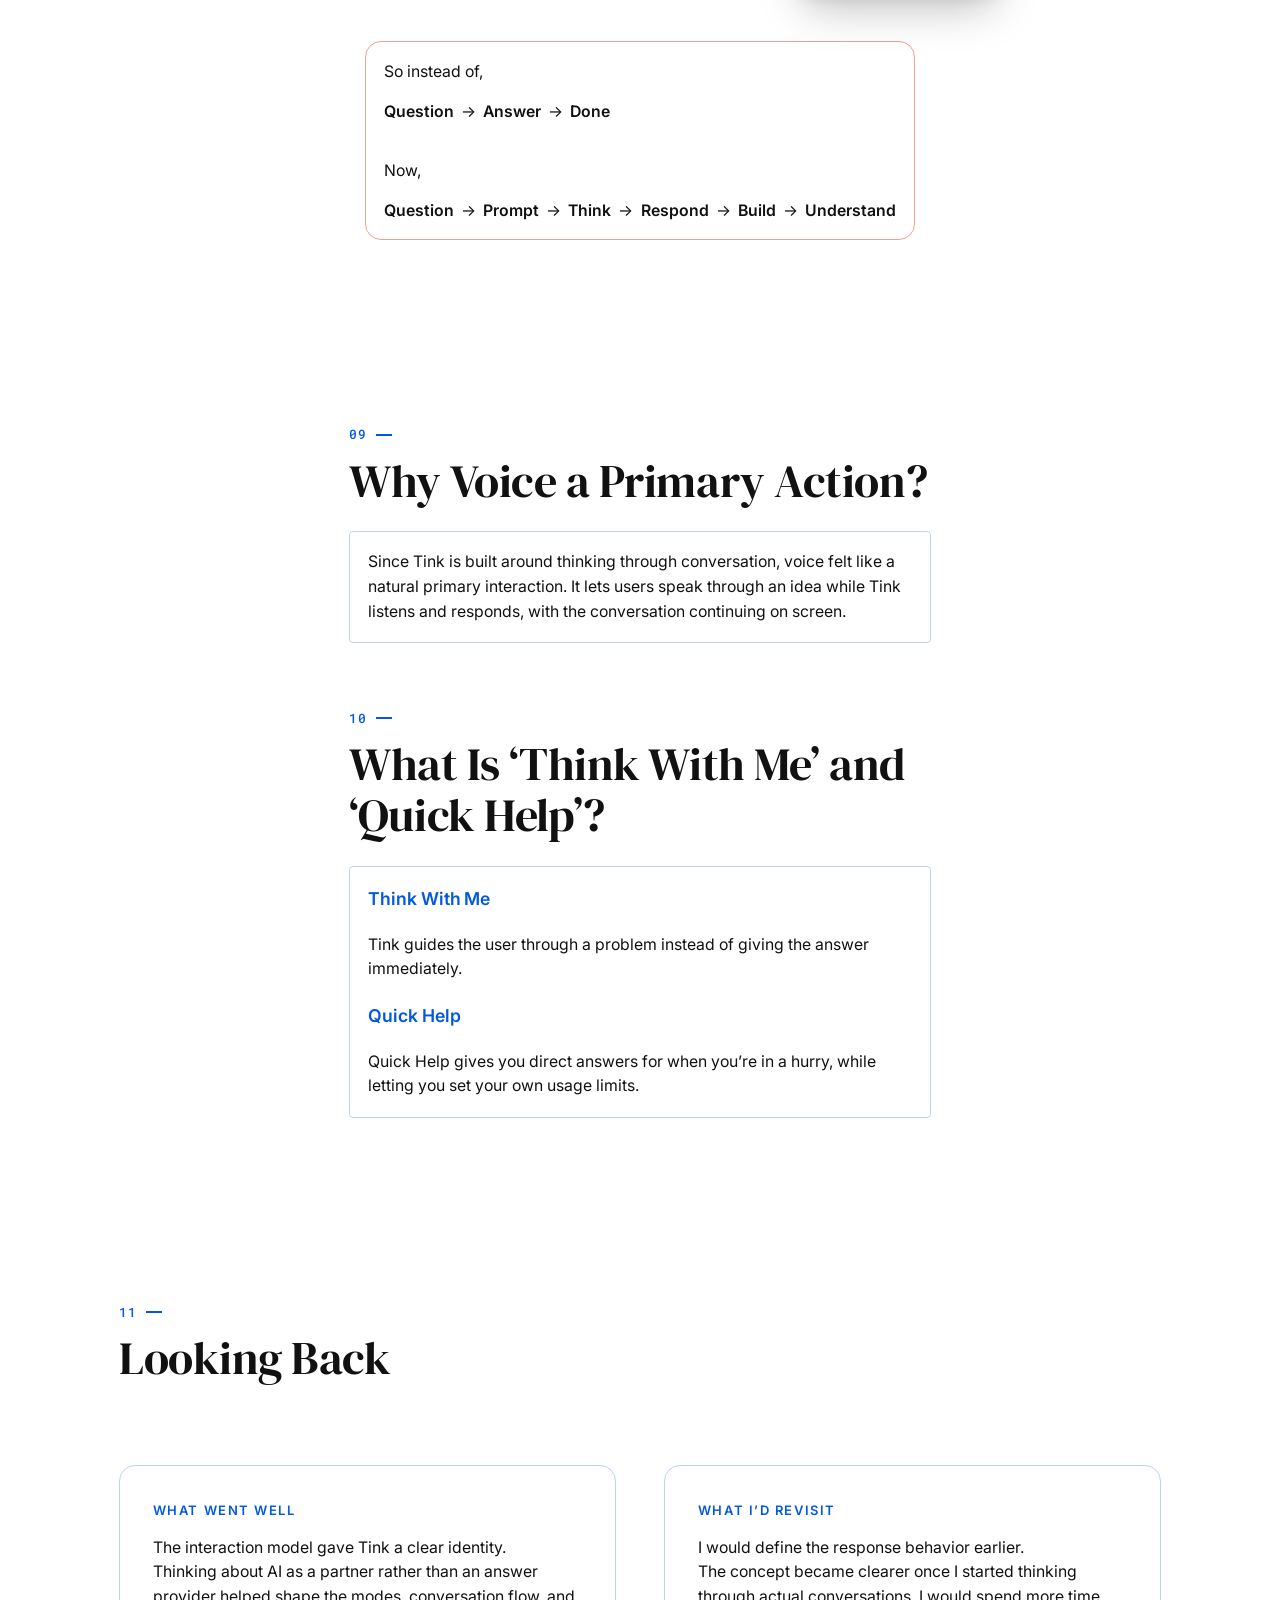
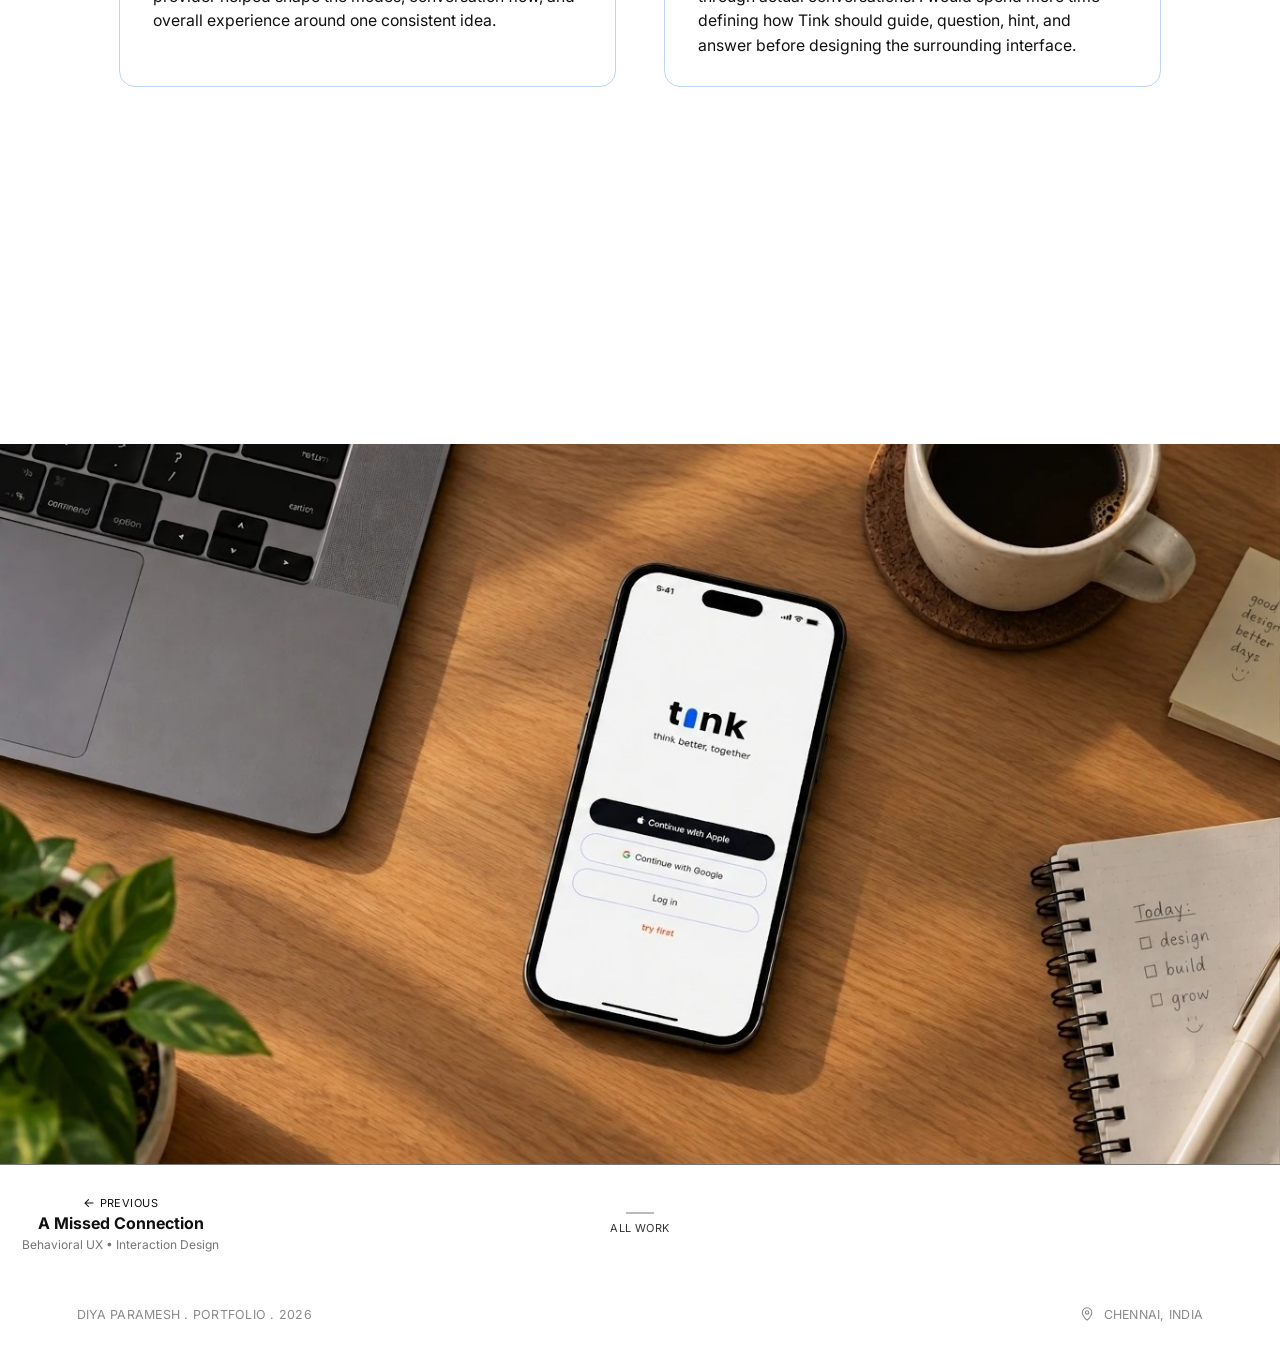
<file: tink.html>
<!doctype html>
<html lang="en">
<head>
  <meta charset="utf-8" />
  <meta name="viewport" content="width=device-width, initial-scale=1" />
  <title>tink · Diya Paramesh</title>
  <meta name="description" content="Product design case study: tink, an AI app that thinks with you, not for you." />
  <link rel="icon" href="favicon.svg" type="image/svg+xml" />
  <meta name="theme-color" content="#ffffff" />
  <meta property="og:type" content="website" />
  <meta property="og:url" content="https://diyaparameshportfolio.vercel.app/tink.html" />
  <meta property="og:image" content="https://diyaparameshportfolio.vercel.app/assets/share/tink.jpg" />
  <meta property="og:image:width" content="1200" />
  <meta property="og:image:height" content="630" />
  <meta name="twitter:card" content="summary_large_image" />
  <link rel="canonical" href="https://diyaparameshportfolio.vercel.app/tink.html" />
  <meta property="og:title" content="tink · Diya Paramesh" />
  <meta property="og:description" content="Product design case study: tink, an AI app that thinks with you, not for you." />
  <link rel="preconnect" href="https://fonts.googleapis.com" />
  <link rel="preconnect" href="https://fonts.gstatic.com" crossorigin />
  <link href="https://fonts.googleapis.com/css2?family=Inter:wght@400;500;600;700&family=DM+Serif+Display:ital@0;1&family=Poppins:wght@600;700&family=Roboto+Mono:wght@400;500&display=swap" rel="stylesheet" />
  <link rel="stylesheet" href="type.css" />
  <link rel="stylesheet" href="case-study.css" />
  <link rel="stylesheet" href="tink.css" />
  <link rel="stylesheet" href="cursor.css" />
</head>
<body class="tink" style="--cursor: #0259de">
  <header class="cs-header">
    <div class="cs-container cs-header-inner">
      <a class="back" href="index.html">
        <svg viewBox="0 0 24 24" aria-hidden="true"><path d="M20 12H4M11 5l-7 7 7 7" /></svg>
        Portfolio
      </a>
      <a href="index.html#work"><strong>Works</strong><span>from my desk</span></a>
      <a href="about.html"><strong>About</strong><span>me and how I think</span></a>
      <a href="index.html#contact"><strong>Contact</strong><span>me if you’d like to talk</span></a>
    </div>
  </header>

  <main>
    <section class="t-hero cs-container">
      <div class="t-hero-text">
        <p class="t-kicker">Case Study</p>
        <h1 class="t-name">tink</h1>
        <p class="t-tagline">An interactive AI app. Thinks with you, not for you. Built to strengthen your thinking.</p>
        <p class="t-lead">AI can answer almost anything in seconds. But getting an answer isn’t the same as understanding it.</p>
        <p class="t-lead t-blue">The solution was a different interaction model.</p>
        <ul class="t-pills">
          <li>Product Design</li>
          <li>UI/UX</li>
        </ul>
      </div>
      <img class="t-hero-img" src="assets/tink/hero-phones.png" alt="Two phones showing the tink welcome screen and a tink conversation" />
    </section>

    <section class="t-quote cs-container">
      <p>“You ask AI to solve problems, explain concepts, and generate ideas.<br /> <b>But is your thinking getting stronger, or just faster?</b>”</p>
    </section>

    <section class="t-section t-problem cs-container">
      <h2 class="t-heading"><span class="t-num">02</span> The Problem Space</h2>
      <p class="t-body t-wide">AI makes information, learning, problem-solving, and creativity faster and more accessible. But <b><i>how do we harness its efficiency without letting it replace the human skills that build competence, autonomy, and innovation?</i></b></p>
      <div class="t-columns">
        <div>
          <h3 class="t-label">Cognitive Offloading</h3>
          <p class="t-body">Ask a question. Get an answer. Move on. When AI consistently does the cognitive work for us, we have fewer opportunities to recall, reason, and evaluate, potentially weakening the very skills that help us think independently.</p>
        </div>
        <div>
          <h3 class="t-label">Current AI Tools</h3>
          <p class="t-body">ChatGPT, Claude, and Gemini are incredibly effective at getting us answers. But when the answer comes before the thinking, it becomes easier to rely on AI for the cognitive work we could otherwise do ourselves.</p>
        </div>
      </div>
    </section>

    <section class="t-section t-hypothesis cs-container">
      <h2 class="t-heading"><span class="t-num">03</span> The Design Hypothesis</h2>
      <div class="t-body t-narrow">
        <p>AI can be a powerful tool for creativity, learning, and problem-solving, but its convenience can also make it easy to outsource our thinking. I hypothesize that an AI designed as a thinking partner, rather than an answer provider, can preserve the benefits of AI while encouraging users to stay actively engaged in the thinking process.</p>
        <p>I want to explore whether an AI that doesn’t think for you, but thinks with you, can make AI more supportive of human thinking rather than a substitute for it.</p>
      </div>
    </section>
    <section class="t-section t-who cs-container">
      <h2 class="t-heading"><span class="t-num">04</span> Who Is This For?</h2>
      <div class="t-who-grid">
        <article class="t-card">
          <h3>Students</h3>
          <p>Students working on assignments, projects, or exam preparation who want to use AI to learn along the way, build their understanding, and complete their work without simply copying the answers.</p>
          <p class="t-card-foot">No thoughtful option today</p>
        </article>
        <article class="t-card">
          <h3>Professionals &amp; Creatives</h3>
          <p>Working professionals and creatives who want to use AI to get work done while understanding the processes, reasoning, and skills behind their work, rather than simply relying on ready-made answers.</p>
          <p class="t-card-foot">No thoughtful option today</p>
        </article>
        <article class="t-card">
          <h3>Mindful AI Users</h3>
          <p>Mindful AI users who want to use AI intentionally, strengthen their thinking, and get support without outsourcing their own judgment or skills.</p>
          <p class="t-card-foot">No thoughtful option today</p>
        </article>
      </div>
    </section>

    <section class="t-section t-solving cs-container">
      <h2 class="t-heading"><span class="t-num">05</span> <span class="t-case">What Needed Solving?</span></h2>
      <p class="t-body t-narrow">Three core principles guided the product from the start. Every screen and interaction had to follow them.</p>
      <ol class="t-principles">
        <li>
          <div class="t-principle-name"><span>01.</span><h3>Cognitive Offloading</h3></div>
          <p>AI makes it effortless to hand over mental work.<br /> When we repeatedly rely on AI to remember, reason, and solve for us, we get fewer opportunities to exercise those skills ourselves.</p>
        </li>
        <li>
          <div class="t-principle-name"><span>02.</span><h3>Answer-First Interaction</h3></div>
          <p>Most AI assistants are optimized to give you the answer.<br /> You ask a question, receive a polished response, and move on. There is little need to pause, question, or work through the problem yourself.</p>
        </li>
        <li>
          <div class="t-principle-name"><span>03.</span><h3>Losing Agency in the Process</h3></div>
          <p>The more AI does for us, the less involved we become.<br /> Whether learning, working, or creating, users can end up accepting AI's output rather than developing their own understanding, judgment, or ideas.</p>
        </li>
      </ol>
      <p class="t-mono-note">These commitments clarified the design challenges and gave us direction for solving them.</p>
    </section>

    <section class="t-section t-ideation cs-container">
      <h2 class="t-heading"><span class="t-num">06</span> Ideation</h2>
      <p class="t-body t-ideation-intro">I started by stripping the interface down to its essentials. These wireframes helped me figure out how each screen should be organized, how the different elements relate to one another, and how the experience flows from one state to the next.</p>
      <div class="t-wires">
        <figure><img src="assets/tink/wire-1.png" alt="Lo-fi wireframe: Chat—Empty State" loading="lazy" /><figcaption>Chat—Empty State</figcaption></figure>
        <figure><img src="assets/tink/wire-2.png" alt="Lo-fi wireframe: Voice Chat—Active" loading="lazy" /><figcaption>Voice Chat—Active</figcaption></figure>
        <figure><img src="assets/tink/wire-3.png" alt="Lo-fi wireframe: Text Chat—Active" loading="lazy" /><figcaption>Text Chat—Active</figcaption></figure>
        <figure><img src="assets/tink/wire-4.png" alt="Lo-fi wireframe: Mode Dropdown" loading="lazy" /><figcaption>Mode Dropdown</figcaption></figure>
        <figure><img src="assets/tink/wire-5.png" alt="Lo-fi wireframe: Side Menu" loading="lazy" /><figcaption>Side Menu</figcaption></figure>
        <figure><img src="assets/tink/wire-6.png" alt="Lo-fi wireframe: User Profile" loading="lazy" /><figcaption>User Profile</figcaption></figure>
        <figure><img src="assets/tink/wire-7.png" alt="Lo-fi wireframe: Modes Screen" loading="lazy" /><figcaption>Modes Screen</figcaption></figure>
        <figure><img src="assets/tink/wire-8.png" alt="Lo-fi wireframe: Settings Screen" loading="lazy" /><figcaption>Settings Screen</figcaption></figure>
      </div>
      <p class="t-small-note">Lo-Fi · Structural Exploration · Screen Hierarchy</p>
    </section>

    <section class="t-section t-interface cs-container">
      <h2 class="t-heading"><span class="t-num">07</span> The Interface</h2>
      <p class="t-body t-narrow">The core app states and interactions across onboarding, active conversations, navigation, and system settings.</p>

      <div class="t-ui-group">
        <h3 class="t-subhead">Onboarding Phases</h3>
        <div class="t-screens t-screens-2">
          <figure class="t-screen">
            <img src="assets/tink/onboarding-1.png" alt="tink welcome screen with Apple, Google, Log in and try first" loading="lazy" />
            <figcaption><span>Onboarding — Phase 1</span>A low-friction entry point with flexible sign-in and a guest option.</figcaption>
          </figure>
          <figure class="t-screen">
            <img src="assets/tink/onboarding-2.png" alt="Password setup screen" loading="lazy" />
            <figcaption><span>Onboarding — Phase 2</span>A simple password setup step for users creating their Tink account.</figcaption>
          </figure>
        </div>
      </div>

      <div class="t-ui-group">
        <h3 class="t-subhead">Voice-First Interaction</h3>
        <div class="t-screens">
          <figure class="t-screen">
            <img src="assets/tink/voice-1.png" alt="Voice-First Interaction: Start a conversation" loading="lazy" />
            <figcaption><span>01 — Start a conversation</span>Voice is the primary action, while text input remains available for users who prefer to type.</figcaption>
          </figure>
          <figure class="t-screen">
            <img src="assets/tink/voice-2.png" alt="Voice-First Interaction: Voice mode activated" loading="lazy" />
            <figcaption><span>02 — Voice mode activated</span>Tap the voice button to switch into a focused voice interaction.</figcaption>
          </figure>
          <figure class="t-screen">
            <img src="assets/tink/voice-3.png" alt="Voice-First Interaction: While speaking" loading="lazy" />
            <figcaption><span>03 — While speaking</span>The interface responds in voice while the conversation continues to flow as text on screen.</figcaption>
          </figure>
          <figure class="t-screen">
            <img src="assets/tink/voice-4.png" alt="Voice-First Interaction: After speaking" loading="lazy" />
            <figcaption><span>04 — After speaking</span>The voice button also lets users stop the conversation whenever they want.</figcaption>
          </figure>
        </div>
      </div>

      <div class="t-ui-group">
        <h3 class="t-subhead">Text Interaction and Navigation</h3>
        <div class="t-screens">
          <figure class="t-screen">
            <img src="assets/tink/text-1.png" alt="Text Interaction and Navigation: Type a thought" loading="lazy" />
            <figcaption><span>01 — Type a thought</span>Switch to text chat when you want to write, ask, or work through an idea.</figcaption>
          </figure>
          <figure class="t-screen">
            <img src="assets/tink/text-2.png" alt="Text Interaction and Navigation: Choose a mode" loading="lazy" />
            <figcaption><span>02 — Choose a mode</span>Select the interaction mode that best fits how you want Tink to respond.</figcaption>
          </figure>
          <figure class="t-screen">
            <img src="assets/tink/text-3.png" alt="Text Interaction and Navigation: Thinking in progress" loading="lazy" />
            <figcaption><span>03 — Thinking in progress</span>Subtle feedback shows that Tink is processing your input before responding.</figcaption>
          </figure>
          <figure class="t-screen">
            <img src="assets/tink/text-4.png" alt="Text Interaction and Navigation: Navigate and personalize" loading="lazy" />
            <figcaption><span>04 — Navigate &amp; personalize</span>The side menu provides quick access to the app, while the profile tile reveals personal and account options.</figcaption>
          </figure>
        </div>
      </div>

      <div class="t-ui-group">
        <h3 class="t-subhead">Profile, Settings and Personalization</h3>
        <div class="t-screens">
          <figure class="t-screen">
            <img src="assets/tink/profile-1.png" alt="Profile, Settings and Personalization: Your profile" loading="lazy" />
            <figcaption><span>01 — Your profile</span>Your personal space within Tink.</figcaption>
          </figure>
          <figure class="t-screen">
            <img src="assets/tink/profile-2.png" alt="Profile, Settings and Personalization: Your settings" loading="lazy" />
            <figcaption><span>02 — Your settings</span>Control the details that shape your experience.</figcaption>
          </figure>
          <figure class="t-screen">
            <img src="assets/tink/profile-3.png" alt="Profile, Settings and Personalization: Your modes" loading="lazy" />
            <figcaption><span>03 — Your modes</span>Modes bring Tink's core premise to life.</figcaption>
          </figure>
          <figure class="t-screen">
            <img src="assets/tink/profile-4.png" alt="Profile, Settings and Personalization: Change password" loading="lazy" />
            <figcaption><span>04 — Change password</span>Update your password through a simple account security flow.</figcaption>
          </figure>
        </div>
      </div>
    </section>
    <section class="t-section t-proto t-col">
      <div class="t-proto-text">
        <h2 class="t-heading t-heading-blue">Interactive Prototype</h2>
        <p class="t-body">Explore the prototype to experience Tink’s interaction model firsthand, from conversations and navigation to the thinking modes at the heart of the experience.<br /> Move between voice and text, explore the core flows, and see how each mode shapes the way Tink responds.<br /> The prototype demonstrates how the thinking-partner approach carries through the experience.</p>
        <div class="t-guide" aria-live="polite">
          <p class="t-guide-head">Responsive Guidance</p>
          <p class="t-guide-text">Welcome to Tink! Tap ‘Try First’ or ‘Log In’ to start exploring. Then talk or type to Tink, switch modes from the top, and open the side menu for your profile and settings.</p>
          <button class="t-restart" type="button" data-restart="tink-proto">
            <svg viewBox="0 0 24 24" aria-hidden="true"><path d="M4 4v6h6M4.5 15a8 8 0 1 0 1.9-8.3L4 10" /></svg>
            Start over
          </button>
          <a class="t-restart" href="https://tink-sable.vercel.app/" target="_blank" rel="noopener">Open full screen <svg viewBox="0 0 24 24" aria-hidden="true"><path d="M7 17 17 7M8 7h9v9" /></svg></a>
        </div>
      </div>
      <div class="t-proto-device">
        <div class="t-proto-screen proto-box">
          <iframe id="tink-proto" src="https://tink-sable.vercel.app/" data-src="https://tink-sable.vercel.app/" title="tink interactive prototype" allow="microphone; clipboard-write" loading="lazy"></iframe>
        </div>
      </div>
    </section>

    <section class="t-section t-flow cs-container">
      <div class="t-col">
        <h2 class="t-heading"><span class="t-num">08</span> The Core Thinking Flow</h2>
        <p class="t-body t-flow-intro">The core thinking flow became one of the key parts of the design process, translating Tink’s central idea into an interaction users could experience.</p>
      </div>
      <ol class="t-steps">
        <li class="t-step">
          <div class="t-step-card"><p class="t-step-head"><span>Step 01</span> Start with a thought</p><p>The user brings Tink something they want to understand, solve, or explore.<br /> Instead of immediately producing an answer, Tink considers how much support the user needs based on the selected mode.</p></div>
          <span class="t-dot" aria-hidden="true"></span>
          <img class="t-step-phone" src="assets/tink/flow-1.png" alt="Tink thinking after the user asks which is the longest river in the world" loading="lazy" />
        </li>
        <li class="t-step t-step-flip">
          <div class="t-step-card"><p class="t-step-head"><span>Step 02</span> Tink gives you something to think about</p><p>Rather than jumping straight to a solution, Tink responds with a question, prompt, hint, or perspective that helps the user approach the problem themselves.</p></div>
          <span class="t-dot" aria-hidden="true"></span>
          <img class="t-step-phone" src="assets/tink/flow-2.png" alt="Tink replies with a hint and a question while the user types an answer" loading="lazy" />
        </li>
        <li class="t-step">
          <div class="t-step-card"><p class="t-step-head"><span>Step 03</span> The user contributes to the thinking</p><p>The user responds, makes a guess, explains their reasoning, or asks a follow-up.<br /> The conversation becomes a back-and-forth, rather than a one-way exchange of answers.</p></div>
          <span class="t-dot" aria-hidden="true"></span>
          <img class="t-step-phone" src="assets/tink/flow-3.png" alt="The user replies: I know Orange and Nile" loading="lazy" />
        </li>
        <li class="t-step t-step-flip">
          <div class="t-step-card"><p class="t-step-head"><span>Step 04</span> Tink builds on their reasoning</p><p>Tink uses what the user has said to challenge, clarify, correct, or extend their thinking.</p></div>
          <span class="t-dot" aria-hidden="true"></span>
          <img class="t-step-phone" src="assets/tink/flow-4.png" alt="Tink responds that one of the rivers the user mentioned is the longest" loading="lazy" />
        </li>
        <li class="t-step">
          <div class="t-step-card"><p class="t-step-head"><span>Step 05</span> The user arrives at the answer</p><p>The goal isn't to make the user struggle unnecessarily. When they need it, Tink can provide hints, explanations, or the answer itself, while keeping the user involved in the process.</p></div>
          <span class="t-dot" aria-hidden="true"></span>
          <img class="t-step-phone" src="assets/tink/flow-5.png" alt="The conversation where the user reaches the answer" loading="lazy" />
        </li>
      </ol>
      <div class="t-instead">
        <p>So instead of,</p>
        <p class="t-chain"><b>Question</b> → <b>Answer</b> → <b>Done</b></p>
        <p>Now,</p>
        <p class="t-chain"><b>Question</b> → <b>Prompt</b> → <b>Think</b> → <b>Respond</b> → <b>Build</b> → <b>Understand</b></p>
      </div>
    </section>

    <section class="t-section t-faq">
      <h2 class="t-heading"><span class="t-num">09</span> Why Voice a Primary Action?</h2>
      <div class="t-faq-box">
        <p>Since Tink is built around thinking through conversation, voice felt like a natural primary interaction. It lets users speak through an idea while Tink listens and responds, with the conversation continuing on screen.</p>
      </div>
      <h2 class="t-heading t-faq-gap"><span class="t-num">10</span> What Is ‘Think With Me’ and ‘Quick Help’?</h2>
      <div class="t-faq-box">
        <h3>Think With Me</h3>
        <p>Tink guides the user through a problem instead of giving the answer immediately.</p>
        <h3>Quick Help</h3>
        <p>Quick Help gives you direct answers for when you’re in a hurry, while letting you set your own usage limits.</p>
      </div>
    </section>

    <section class="t-section t-back">
      <h2 class="t-heading"><span class="t-num">11</span> Looking Back</h2>
      <div class="t-back-grid">
        <article class="t-back-card">
          <h3>What went well</h3>
          <p>The interaction model gave Tink a clear identity.<br /> Thinking about AI as a partner rather than an answer provider helped shape the modes, conversation flow, and overall experience around one consistent idea.</p>
        </article>
        <article class="t-back-card">
          <h3>What I’d revisit</h3>
          <p>I would define the response behavior earlier.<br /> The concept became clearer once I started thinking through actual conversations. I would spend more time defining how Tink should guide, question, hint, and answer before designing the surrounding interface.</p>
        </article>
        <article class="t-back-card">
          <h3>What I discovered</h3>
          <p>I realized Tink could extend beyond individual conversations. A community space could bring people together to explore ideas, with AI helping guide the discussion rather than taking it over.</p>
        </article>
        <article class="t-back-card t-open">
          <h3>Still unresolved</h3>
          <p>How much guidance is actually helpful?<br /> There is a fine line between encouraging someone to think and making a simple task feel unnecessarily difficult. Testing different levels of guidance with real users would be the next step.</p>
        </article>
      </div>
    </section>
    <figure class="t-closing">
      <img src="assets/tink/desk.jpg" alt="The tink app on a phone lying on a wooden desk next to a laptop, coffee and a notebook" loading="lazy" />
    </figure>
  </main>

  <footer class="cs-footer t-footer">
    <nav class="next-nav" aria-label="Case studies">
      <a class="prev" href="missed-connection.html">
        <span class="next-label"><svg viewBox="0 0 24 24" aria-hidden="true"><path d="M20 12H4M11 5l-7 7 7 7" /></svg> Previous</span>
        <strong>A Missed Connection</strong>
        <span>Behavioral UX • Interaction Design</span>
      </a>
      <a class="all-work" href="index.html#work">All Work</a>
    </nav>
    <div class="cs-container cs-bottom">
      <span>Diya Paramesh . Portfolio . 2026</span>
      <span class="location">
        <svg viewBox="0 0 24 24" aria-hidden="true"><path d="M12 21s-7-6.1-7-11.5a7 7 0 0 1 14 0C19 14.9 12 21 12 21Z" /><circle cx="12" cy="9.5" r="2.5" /></svg>
        Chennai, India
      </span>
    </div>
  </footer>
  <script src="proto.js" defer></script>
  <script src="tink.js" defer></script>
  <script src="cursor.js" defer></script>
</body>
</html>
</file>
<file: type.css>
/* Type system shared by every page.
   Two families: DM Serif Display for display and section headings, Inter
   for everything you read. One scale, so every size has a job. */
:root {
  --display: "DM Serif Display", "Iowan Old Style", Georgia, serif;
  --text: "Inter", system-ui, -apple-system, "Segoe UI", sans-serif;

  --fs-label: 13px;                              /* eyebrows, tags, captions */
  --fs-small: clamp(15px, 0.3vw + 12px, 16px);  /* meta, secondary copy */
  --fs-body: clamp(16px, 0.6vw + 10px, 19px);   /* paragraphs */
  --fs-lead: clamp(19px, 1.5vw + 6px, 30px);    /* intros, standfirsts */
  --fs-h3: clamp(20px, 1.2vw + 8px, 28px);      /* card and item titles */
  --fs-h2: clamp(32px, 3vw + 8px, 54px);        /* section headings */
  --fs-h1: clamp(40px, 4.2vw + 8px, 72px);      /* page titles */
  --fs-display: clamp(96px, 12vw, 176px);       /* the name on the home page */

  --lh-body: 1.6;
  --lh-tight: 1.08;
  --tracking-label: 0.12em;
}
</file>
<file: styles.css>
/* Sizes are written in design units (--u): 1u is one pixel of the
   773px-wide design. The 537u content column fills the viewport (capped
   at 1440px) less a side margin of 6vw, kept between 24px and 96px. */
:root {
  --gutter: clamp(24px, 6vw, 96px);
  --u: calc((min(100vw, 1440px) - 2 * var(--gutter)) / 537);
  /* Nav bar and footer keep the design's original scale. */
  --n: calc(min(100vw, 1440px) / 773);
  --maroon: #6a100a;
  --bg: #fafaf8;
  --ink: #1f1f1f;
  --text: #2b2b2b;
  --muted: #a4a5a2;
  --light: #b5b5b3;
  --line: #e6e6e3;
  --card: #fdfdfc;
  --blue: #42506a;
  --sans: "Inter", system-ui, -apple-system, "Segoe UI", sans-serif;
  --serif: "DM Serif Display", Georgia, serif;
}

*, *::before, *::after { box-sizing: border-box; }

html { scroll-behavior: smooth; }

section[id] { scroll-margin-top: calc(40 * var(--u)); }

.cta { scroll-margin-top: 0; }

body {
  margin: 0;
  background: var(--bg);
  color: var(--text);
  font-family: var(--sans);
  -webkit-font-smoothing: antialiased;
  overflow-x: hidden;
}

h1, h2, h3, p { margin: 0; }
a { color: inherit; text-decoration: none; }
img { display: block; max-width: 100%; }

svg {
  fill: none;
  stroke: currentColor;
  stroke-width: 2;
  stroke-linecap: round;
  stroke-linejoin: round;
}

.container {
  width: calc(537 * var(--u));
  margin: 0 auto;
}

.container-narrow {
  width: calc(512 * var(--u));
  margin: 0 auto;
}

/* Header */

.site-header { background: #fcfcf9; }

.header-inner {
  display: flex;
  align-items: center;
  height: calc(42.94 * var(--n));
}

.logo {
  position: relative;
  display: inline-block;
  padding-bottom: calc(4 * var(--n));
  border-bottom: 1px solid #8a8a8a;
  flex-shrink: 0;
}

.logo-mark {
  display: grid;
  place-items: center;
  width: calc(26 * var(--n));
  height: calc(26 * var(--n));
  border-radius: 50%;
  background: var(--maroon);
  color: #fff;
  font-weight: 800;
  font-size: calc(8.5 * var(--n));
  letter-spacing: -0.04em;
}

.logo-dot {
  position: absolute;
  right: calc(-4 * var(--n));
  bottom: calc(1 * var(--n));
  width: calc(3 * var(--n));
  height: calc(3 * var(--n));
  border-radius: 50%;
  background: var(--ink);
}

.nav {
  flex: 1;
  display: flex;
  justify-content: space-between;
  margin-left: calc(97 * var(--n));
}

.nav a {
  display: flex;
  flex-direction: column;
  gap: calc(2 * var(--n));
  font-size: max(calc(8.59 * var(--n)), 11px);
  color: var(--ink);
}

.nav strong {
  font-weight: 700;
  text-transform: uppercase;
}

.nav a:hover strong { color: var(--maroon); }

/* Hero */

.hero { padding-top: calc(58 * var(--u)); }

.hero-hi {
  font-size: calc(24 * var(--u));
  color: var(--ink);
  letter-spacing: -0.01em;
}

.hero-name {
  margin-top: calc(14 * var(--u));
  font-size: calc(80 * var(--u));
  line-height: 1.1;
  font-weight: 700;
  letter-spacing: -0.02em;
  color: var(--maroon);
}

.hero-text {
  margin-top: calc(18 * var(--u));
  font-size: calc(13.5 * var(--u));
  line-height: calc(20 * var(--u));
  color: var(--text);
}

.hero-text b { font-weight: 600; color: var(--muted); }
/* Same treatment as the bold phrase above it. */
.hero-text i {
  font-style: normal;
  font-weight: 600;
  color: var(--muted);
}

/* Buttons */

.btn {
  display: inline-flex;
  align-items: center;
  gap: calc(8 * var(--u));
  height: calc(32 * var(--u));
  padding: 0 calc(13 * var(--u));
  border-radius: 999px;
  font-size: calc(13.5 * var(--u));
  font-weight: 500;
  transition: background-color 0.2s, color 0.2s, transform 0.2s;
}

.btn svg {
  width: calc(13 * var(--u));
  height: calc(13 * var(--u));
}

.btn-solid {
  margin-top: calc(34 * var(--u));
  background: var(--maroon);
  color: #fff;
}

.btn-solid:hover { background: #4f0b07; }

.btn-outline {
  border: 1px solid var(--maroon);
  color: var(--maroon);
}

.btn-outline:hover {
  background: var(--maroon);
  color: #fff;
}

/* Selected works */

.works { margin-top: 136px; }

.eyebrow {
  font-size: max(calc(8 * var(--u)), 11px);
  text-transform: uppercase;
  letter-spacing: 0.04em;
  color: var(--ink);
}

.works-head {
  display: flex;
  align-items: flex-end;
  justify-content: space-between;
  gap: calc(16 * var(--u));
  padding-bottom: calc(16 * var(--u));
  border-bottom: 1px solid var(--line);
}

.works-title {
  margin-top: calc(10 * var(--u));
  font-size: calc(16.5 * var(--u));
  font-weight: 700;
  text-transform: uppercase;
  letter-spacing: 0.03em;
  color: var(--ink);
}

.works-title em { font-weight: 600; }

.works-blurb {
  flex-shrink: 0;
  padding-bottom: calc(3 * var(--u));
  font-size: max(calc(5.6 * var(--u)), 11px);
  line-height: 1.45;
  text-align: right;
  color: var(--text);
}

.work-grid {
  display: grid;
  grid-template-columns: 1fr 1fr;
  gap: calc(16 * var(--u));
  align-items: start;
  padding: calc(26 * var(--u)) 0 0;
}

.work-card {
  display: block;
  padding: calc(9 * var(--u)) calc(9 * var(--u)) calc(10 * var(--u));
  background: var(--card);
  border: 1px solid var(--line);
  border-radius: calc(7 * var(--u));
  transition: transform 0.25s, box-shadow 0.25s;
}

.work-card:hover {
  transform: translateY(-3px);
  box-shadow: 0 10px 24px rgba(0, 0, 0, 0.06);
}

.work-card-offset { margin-top: calc(63 * var(--u)); }

.work-meta {
  display: flex;
  align-items: center;
  justify-content: space-between;
  min-height: calc(18 * var(--u));
}

.work-tags {
  display: inline-flex;
  align-items: center;
  gap: calc(4 * var(--u));
  font-size: max(calc(6 * var(--u)), 11px);
  text-transform: uppercase;
  color: var(--text);
}

.bullet {
  width: 3px;
  height: 3px;
  border-radius: 50%;
  background: currentColor;
}

.arrow-circle {
  display: grid;
  place-items: center;
  width: max(calc(18 * var(--u)), 26px);
  height: max(calc(18 * var(--u)), 26px);
  border: 1px solid var(--line);
  border-radius: 50%;
  background: var(--bg);
  color: var(--maroon);
  transition: background-color 0.3s, border-color 0.3s, color 0.3s;
}

.arrow-circle svg {
  width: 50%;
  height: 50%;
  transition: transform 0.3s ease;
}

/* On hover the button fills maroon and the arrow turns to point right. */
.work-card:hover .arrow-circle {
  background: var(--maroon);
  border-color: var(--maroon);
  color: #fff;
}

.work-card:hover .arrow-circle svg { transform: rotate(45deg); }

.work-image {
  position: relative;
  margin-top: calc(14 * var(--u));
  aspect-ratio: 229 / 128;
  overflow: hidden;
  background: #e9e5df;
}

.work-image img {
  width: 100%;
  height: 100%;
  object-fit: cover;
}

.pills {
  position: absolute;
  left: calc(13 * var(--u));
  right: calc(13 * var(--u));
  bottom: calc(13 * var(--u));
  display: flex;
  flex-wrap: wrap;
  gap: calc(4 * var(--u));
}

.pill {
  display: inline-flex;
  align-items: center;
  height: max(calc(23 * var(--u)), 28px);
  padding: 0 max(calc(9 * var(--u)), 11px);
  border: 1px solid var(--maroon);
  border-radius: 999px;
  background: #fff;
  color: var(--maroon);
  font-size: max(calc(5.6 * var(--u)), 11px);
  font-weight: 600;
  text-transform: uppercase;
  white-space: nowrap;
}

.work-title-row {
  display: flex;
  align-items: baseline;
  justify-content: space-between;
  margin-top: calc(10 * var(--u));
}

.work-title-row h3 {
  font-size: max(calc(9 * var(--u)), 15px);
  font-weight: 600;
  color: var(--ink);
}

.year {
  font-size: max(calc(6 * var(--u)), 11px);
  font-weight: 600;
  color: var(--ink);
}

.work-desc {
  margin-top: calc(6 * var(--u));
  font-size: max(calc(5.6 * var(--u)), 11px);
  line-height: 1.45;
  color: var(--text);
}

/* Philosophy */

.philosophy { margin-top: 104px; }

.eyebrow-center { text-align: center; }

.philosophy-title {
  margin-top: calc(14 * var(--u));
  font-size: calc(25.5 * var(--u));
  line-height: calc(32 * var(--u));
  font-weight: 600;
  text-align: center;
  color: var(--ink);
  letter-spacing: -0.005em;
}

.serif {
  font-family: var(--serif);
  font-style: italic;
  font-weight: 700;
  color: var(--light);
}

.thinker-grid {
  display: grid;
  grid-template-columns: 1fr 1fr;
  gap: calc(13 * var(--u));
  margin-top: calc(36 * var(--u));
}

.thinker {
  padding: calc(19 * var(--u)) calc(18 * var(--u)) calc(14 * var(--u));
  background: #fff;
  border-left: calc(2.5 * var(--u)) solid var(--maroon);
  box-shadow: 0 calc(2 * var(--u)) calc(3 * var(--u)) rgba(0, 0, 0, 0.14);
}

.thinker h3 {
  display: flex;
  align-items: center;
  gap: calc(6 * var(--u));
  font-size: max(calc(14 * var(--u)), 17px);
  font-weight: 400;
  color: var(--ink);
}

.thinker h3 svg {
  width: 1.15em;
  height: 1.15em;
  stroke-width: 1.8;
}

.thinker h3 circle {
  fill: currentColor;
  stroke: none;
}

.braces {
  font-weight: 600;
  letter-spacing: 0.08em;
}

.thinker p {
  margin-top: calc(8 * var(--u));
  font-size: max(calc(10.5 * var(--u)), 14px);
  line-height: 1.3;
  color: var(--text);
}

.thinker .quote-blue { color: var(--blue); }

.center {
  display: flex;
  justify-content: center;
  margin-top: calc(34 * var(--u));
}

/* Contact */

footer { margin-top: 104px; }

.cta {
  display: flex;
  flex-direction: column;
  align-items: center;
  padding: calc(91 * var(--u)) 20px calc(90 * var(--u));
  background: var(--maroon);
  color: #fff;
  text-align: center;
}

.badge {
  display: inline-flex;
  align-items: center;
  gap: calc(5 * var(--u));
  height: calc(36 * var(--u));
  padding: 0 calc(13 * var(--u));
  border-radius: calc(6 * var(--u));
  background: #fff;
  color: var(--ink);
  font-size: max(calc(6 * var(--u)), 11px);
  font-weight: 700;
  text-transform: uppercase;
  transition: transform 0.35s cubic-bezier(.2, .9, .3, 1.4), box-shadow 0.35s;
}

/* Available for new projects: pops on hover, and its dot pulses. */
.badge:hover {
  transform: translateY(-3px) scale(1.08);
  box-shadow: 0 12px 28px -8px rgba(0, 0, 0, 0.45), 0 0 0 6px rgba(255, 255, 255, 0.12);
}

.badge:hover .fill {
  transform-origin: center;
  transform-box: fill-box;
  animation: badge-pulse 0.9s ease-in-out infinite;
}

@keyframes badge-pulse {
  50% { transform: scale(1.6); }
}

.badge svg {
  width: max(calc(8 * var(--u)), 12px);
  height: max(calc(8 * var(--u)), 12px);
  color: var(--maroon);
  stroke-width: 1.8;
}

.badge .fill {
  fill: currentColor;
  stroke: none;
}

.cta h2 {
  margin-top: calc(22 * var(--u));
  font-size: calc(23.5 * var(--u));
  line-height: calc(41 * var(--u));
  font-weight: 600;
  letter-spacing: 0.02em;
}

.email {
  margin-top: calc(27 * var(--u));
  font-size: max(calc(9 * var(--u)), 14px);
  font-weight: 600;
  text-decoration: underline;
  text-decoration-thickness: 1px;
  text-underline-offset: 3px;
  text-decoration-color: rgba(255, 255, 255, 0.5);
}

.email:hover { text-decoration-color: #fff; }

.social {
  display: grid;
  place-items: center;
  width: calc(54 * var(--u));
  height: calc(54 * var(--u));
  margin-top: calc(23 * var(--u));
  border-radius: 50%;
  background: #fff;
  color: var(--maroon);
  transition: transform 0.2s;
}

.social:hover { transform: scale(1.06); }

.social svg {
  width: 40%;
  height: 40%;
  fill: currentColor;
  stroke: none;
}

.bottom-bar {
  display: flex;
  align-items: center;
  justify-content: space-between;
  gap: 16px;
  min-height: calc(38.65 * var(--n));
  font-size: max(calc(7.5 * var(--n)), 11px);
  letter-spacing: 0.02em;
  text-transform: uppercase;
  color: var(--text);
}

.location {
  display: inline-flex;
  align-items: center;
  gap: calc(9 * var(--n));
}

.location svg {
  width: max(calc(10 * var(--n)), 14px);
  height: max(calc(10 * var(--n)), 14px);
  color: var(--blue);
  stroke-width: 1.8;
}

/* Tablet and phone: fixed scale, single-column layout */

@media (max-width: 720px) {
  :root { --u: 1.2px; --n: 1.2px; }

  .container,
  .container-narrow {
    width: auto;
    margin-left: 24px;
    margin-right: 24px;
  }

  .header-inner { height: 64px; }

  /* Same nav type as the other pages, with comfortable tap targets. */
  .nav a { font-size: 13px; padding: 12px 0; }

  /* Phones and small tablets: the monogram and the three links share the
     row with equal gaps between all four. */
  .header-inner { justify-content: space-between; }

  .nav { display: contents; }

  .hero { padding-top: 56px; }

  .works-head {
    flex-direction: column;
    align-items: flex-start;
  }

  .works-blurb { text-align: left; }

  .work-grid,
  .thinker-grid { grid-template-columns: 1fr; }

  .work-card-offset { margin-top: 0; }

  .bottom-bar { padding: 20px 0; font-size: 12px; }
}

@media (max-width: 480px) {
  .nav span { display: none; }

  .hero-text br { display: none; }

  .bottom-bar {
    flex-direction: column;
    align-items: flex-start;
    gap: 8px;
  }
}

/* ---------------------------------------------------------------
   Typography (type.css holds the scale). Every text element on the
   home page maps to one step of it.
   --------------------------------------------------------------- */

/* Hero */
.hero-hi {
  font-size: var(--fs-h3);
  letter-spacing: 0;
  color: #3a3a3a;
}

.hero-name {
  margin-top: 4px;
  font-family: var(--display);
  font-size: var(--fs-display);
  font-weight: 400;
  line-height: 1;
  letter-spacing: -0.015em;
}

.hero-text {
  max-width: 34em;
  margin-top: 28px;
  font-size: var(--fs-lead);
  line-height: 1.45;
}

.hero-text b,
.hero-text i { font-weight: 600; }

.btn {
  height: auto;
  padding: 16px 26px;
  font-size: 17px;
  gap: 10px;
}

.btn svg { width: 16px; height: 16px; }

.btn-solid { margin-top: 44px; }

/* Shared label style: small, tracked caps in the accent colour */
.eyebrow {
  font-size: var(--fs-label);
  font-weight: 600;
  letter-spacing: var(--tracking-label);
  color: var(--maroon);
}

/* Selected works */
.works-head { gap: 32px; padding-bottom: 28px; }

.works-title {
  margin-top: 14px;
  font-family: var(--display);
  font-size: var(--fs-h2);
  font-weight: 400;
  line-height: var(--lh-tight);
  letter-spacing: -0.01em;
  text-transform: none;
}

.works-title em {
  font-style: italic;
  font-weight: 400;
  color: var(--maroon);
}

.works-blurb {
  max-width: 22em;
  font-size: var(--fs-small);
  line-height: 1.5;
  color: #555;
}

.work-tags,
.pill {
  font-size: 12px;
  font-weight: 600;
  letter-spacing: 0.08em;
}

.work-tags { color: #555; }

.work-title-row { margin-top: 20px; }

.work-title-row h3 {
  font-size: var(--fs-h3);
  font-weight: 600;
  letter-spacing: -0.01em;
}

.year {
  font-size: var(--fs-small);
  font-weight: 500;
  color: #777;
}

.work-desc {
  margin-top: 10px;
  font-size: var(--fs-small);
  line-height: 1.55;
  color: #444;
}

/* My philosophy */
.philosophy-title {
  max-width: 20em;
  margin: 18px auto 0;
  font-family: var(--display);
  font-size: var(--fs-h2);
  font-weight: 400;
  line-height: 1.15;
  letter-spacing: -0.01em;
}

.serif {
  font-family: var(--display);
  font-style: italic;
  font-weight: 400;
  color: var(--muted);
}

.thinker-grid { margin-top: 56px; }

.thinker { padding: 32px 30px 28px; }

.thinker h3 {
  font-size: var(--fs-h3);
  font-weight: 600;
  letter-spacing: -0.01em;
}

.thinker p {
  margin-top: 14px;
  font-size: var(--fs-body);
  line-height: var(--lh-body);
}

.center { margin-top: 48px; }

/* Contact */
.badge {
  height: auto;
  padding: 10px 16px;
  font-size: 12px;
  letter-spacing: 0.08em;
}

.cta h2 {
  margin-top: 28px;
  font-family: var(--display);
  font-size: var(--fs-h1);
  font-weight: 400;
  line-height: 1.1;
  letter-spacing: -0.01em;
}

.email {
  margin-top: 32px;
  font-size: var(--fs-lead);
  font-weight: 500;
}

.social { margin-top: 32px; }

@media (max-width: 720px) {
  .hero-text br,
  .cta h2 br { display: none; }

  .works-head { gap: 16px; }

  .thinker { padding: 24px 20px; }
}
</file>
<file: cursor.css>
/* Magnetic cursor: a precise dot and a thin ring. Near buttons and links
   the ring wraps around them and they lean toward the pointer. Mouse and
   trackpad only; touch devices keep their normal behaviour. */
.has-cursor,
.has-cursor * { cursor: none !important; }

.c-ring,
.c-dot {
  position: fixed;
  top: 0;
  left: 0;
  z-index: 9999;
  pointer-events: none;
  opacity: 0;
  transition: opacity 0.25s;
}

.cursor-in .c-ring,
.cursor-in .c-dot { opacity: 1; }

.c-dot i,
.c-ring i {
  position: absolute;
  left: 0;
  top: 0;
  display: grid;
  place-items: center;
  transform: translate(-50%, -50%);
}

.c-dot i {
  width: 6px;
  height: 6px;
  border-radius: 50%;
  background: var(--c, #69100a);
  transition: opacity 0.2s, background-color 0.25s;
}

.c-ring i {
  box-sizing: border-box;
  border: 1.5px solid var(--c, #69100a);
  font: 600 14px/1 "Inter", system-ui, sans-serif;
  letter-spacing: 0.02em;
  color: var(--c-text, #fff);
  transition: background-color 0.3s, border-color 0.25s, opacity 0.25s;
}

.c-ring i::after {
  content: attr(data-label);
  opacity: 0;
  transform: scale(0.6);
  transition: opacity 0.2s, transform 0.35s;
}

/* Wrapped around a button or link. */
.c-ring.is-magnet i { background: color-mix(in srgb, var(--c, #69100a) 8%, transparent); }

.c-dot.is-magnet i { opacity: 0; }

/* Over a project: a solid "View" bubble. */
.c-ring.is-view i { background: var(--c, #69100a); }

.c-ring.is-view i::after { opacity: 1; transform: none; }

.c-dot.is-view i { opacity: 0; }
</file>
<file: case-study.css>
/* Case study pages. Sizes are written in design units (--u): 1u is one
   pixel of the 1440px-wide design. The 1000u content column fills the
   viewport (capped at 1440px) less a side margin of 6vw, kept between
   24px and 96px. */
:root {
  --gutter: clamp(24px, 6vw, 96px);
  --u: calc((min(100vw, 1440px) - 2 * var(--gutter)) / 1000);
  /* Nav bar and footers keep the design's original scale. */
  --n: calc(min(100vw, 1440px) / 1440);
  --bg: #0f0d0e;
  --text: #c8c2c2;
  --bright: #e7e1e1;
  --soft: #d6d2d2;
  --red: #cb1820;
  --line: #bdbdbd;
  --border: #a8a6a7;
  --sans: "Inter", system-ui, -apple-system, "Segoe UI", sans-serif;
  --mono: "Roboto Mono", ui-monospace, "SFMono-Regular", Menlo, monospace;
}

*, *::before, *::after { box-sizing: border-box; }

html { scroll-behavior: smooth; }

body {
  margin: 0;
  background: var(--bg);
  color: var(--text);
  font-family: var(--sans);
  -webkit-font-smoothing: antialiased;
  overflow-x: hidden;
}

h1, h2, p, figure, dl, dd { margin: 0; }
a { color: inherit; text-decoration: none; }
img { display: block; max-width: 100%; }

svg {
  fill: none;
  stroke: currentColor;
  stroke-width: 2;
  stroke-linecap: round;
  stroke-linejoin: round;
}

.cs-container {
  width: calc(1000 * var(--u));
  margin-left: auto;
  margin-right: auto;
}

/* Header */

.cs-header-inner {
  display: flex;
  /* Muted, but readable on the dark background (about 5:1 contrast). */
  color: #8f8989;
  align-items: center;
  justify-content: space-between;
  height: calc(80 * var(--n));
  font-size: max(calc(16 * var(--n)), 12px);
}

.cs-header-inner a {
  display: flex;
  flex-direction: column;
}

.cs-header-inner strong {
  font-weight: 700;
  text-transform: uppercase;
}

.cs-header-inner a:hover,
.cs-header-inner .back:hover { color: var(--text); }

.cs-header-inner .back {
  flex-direction: row;
  align-items: center;
  gap: calc(10 * var(--n));
  font-weight: 700;
  text-transform: uppercase;
}

.back svg {
  width: 1.15em;
  height: 1.15em;
}

/* Hero */

.cs-hero {
  padding-top: 200px;
  padding-bottom: 200px;
}

.cs-hero-grid {
  display: flex;
  justify-content: space-between;
  align-items: flex-start;
  gap: 40px;
}

.cs-hero-text { width: calc(486 * var(--u)); }

.cs-eyebrow {
  display: inline-block;
  padding-bottom: calc(18 * var(--u));
  border-bottom: 2px solid #4a4848;
  font-size: max(calc(17 * var(--u)), 13px);
  letter-spacing: 0.02em;
}

.cs-eyebrow strong {
  font-weight: 600;
  text-transform: uppercase;
}

.cs-title {
  margin-top: calc(12 * var(--u));
  font-size: calc(50 * var(--u));
  line-height: calc(58 * var(--u));
  font-weight: 700;
  letter-spacing: 0.02em;
  text-transform: uppercase;
}

.cs-title span { color: var(--red); }

.cs-lead {
  margin-top: calc(22 * var(--u));
  font-size: max(calc(18 * var(--u)), 15px);
  line-height: 2;
  font-weight: 600;
}

.cs-intro {
  margin-top: calc(31 * var(--u));
  font-size: max(calc(14 * var(--u)), 13px);
  line-height: 2.57;
  color: var(--soft);
}

.cs-intro b {
  font-weight: 600;
  color: var(--text);
}

/* The phone image is 203 × 455 of a 351 × 455 figure; the caption
   overlaps its bottom-right corner. */
.cs-figure {
  position: relative;
  flex-shrink: 0;
  width: calc(351 * var(--u));
  aspect-ratio: 351 / 455;
  margin-top: calc(2 * var(--u));
}

.cs-figure img { width: 57.83%; }

.cs-figure figcaption {
  position: absolute;
  left: 48.72%;
  bottom: 0.44%;
  width: 51.28%;
  display: flex;
  flex-direction: column;
  justify-content: center;
  padding: calc(11 * var(--u)) calc(10 * var(--u));
  background: #4a4645;
  border: 1px solid var(--line);
  font-size: max(calc(11 * var(--u)), 10px);
  line-height: 1.45;
  color: var(--soft);
}

.cs-figure figcaption strong {
  margin-bottom: calc(3 * var(--u));
  font-weight: 600;
  letter-spacing: 0.06em;
  text-transform: uppercase;
  color: var(--text);
}

.cs-facts {
  display: flex;
  gap: calc(53 * var(--u));
  margin-top: calc(98 * var(--u));
  padding-top: calc(23 * var(--u));
  border-top: 1px solid var(--line);
  font-size: max(calc(16 * var(--u)), 14px);
  line-height: 1.625;
}

.cs-facts dt {
  font-weight: 700;
  text-transform: uppercase;
}

/* Story */

.tag {
  display: inline-flex;
  align-items: center;
  height: calc(38 * var(--u));
  padding: 0 calc(10 * var(--u));
  border: 1px solid var(--line);
  border-radius: 2px;
  font-size: max(calc(17 * var(--u)), 13px);
  text-transform: uppercase;
  letter-spacing: 0.02em;
}

.story-title {
  margin-top: calc(26 * var(--u));
  font-family: var(--mono);
  font-size: calc(48 * var(--u));
  line-height: calc(63 * var(--u));
  font-weight: 400;
  letter-spacing: 0.01em;
}

.story-grid {
  display: grid;
  grid-template-columns: 1fr 1fr;
  gap: calc(39 * var(--u)) calc(18 * var(--u));
  margin-top: calc(50 * var(--u));
}

.story-card {
  position: relative;
  min-height: calc(350 * var(--u));
  padding: calc(31 * var(--u)) calc(44 * var(--u)) calc(30 * var(--u)) calc(67 * var(--u));
  border: 1px solid var(--border);
}

.story-num {
  position: absolute;
  left: calc(21 * var(--u));
  top: calc(33 * var(--u));
  display: grid;
  place-items: center;
  width: max(calc(27 * var(--u)), 24px);
  height: max(calc(27 * var(--u)), 24px);
  border: 1px solid var(--border);
  border-radius: 3px;
  font-size: max(calc(10 * var(--u)), 11px);
  color: var(--soft);
}

.story-body img {
  width: 100%;
  aspect-ratio: 379 / 183;
  object-fit: cover;
}

.story-body p {
  margin-top: calc(18 * var(--u));
  font-size: max(calc(13.5 * var(--u)), 13px);
  line-height: 1.78;
  color: var(--soft);
}

.skip-row {
  display: flex;
  justify-content: flex-end;
  /* Equal space above and below, so it sits centred between the panels. */
  margin-top: calc(44 * var(--u));
}

.skip-row + .story-grid { margin-top: calc(44 * var(--u)); }

/* Sized like the nav and tags, not the content, so it reads as a control. */
.skip {
  display: inline-flex;
  align-items: center;
  gap: 8px;
  height: max(calc(36 * var(--n)), 34px);
  padding: 0 max(calc(14 * var(--n)), 12px) 0 max(calc(16 * var(--n)), 14px);
  border: 1px solid var(--border);
  border-radius: 999px;
  font-size: max(calc(14 * var(--n)), 13px);
  font-weight: 500;
  line-height: 1;
  letter-spacing: 0.02em;
  transition: background-color 0.2s, color 0.2s, border-color 0.2s;
}

.skip:hover {
  background: var(--bright);
  border-color: var(--bright);
  color: var(--bg);
}

.skip svg {
  width: 14px;
  height: 14px;
  transition: transform 0.25s ease;
}

.skip:hover svg { transform: translateY(2px); }

/* The premise */

.story { padding-bottom: 200px; }

.premise {
  display: grid;
  grid-template-columns: 1fr 1px 1fr;
  gap: calc(48 * var(--u));
  align-items: center;
  padding: 0 0 200px;
}

.premise::before {
  content: "";
  grid-column: 2;
  grid-row: 1;
  align-self: stretch;
  background: var(--line);
}

.premise-left {
  grid-column: 1;
  grid-row: 1;
  padding-left: calc(22 * var(--u));
}

.premise-right {
  grid-column: 3;
  grid-row: 1;
  padding: calc(28 * var(--u)) calc(23 * var(--u)) calc(26 * var(--u)) 0;
}

.eyebrow-line {
  display: inline-block;
  padding-bottom: calc(6 * var(--u));
  border-bottom: 1px solid #666565;
  font-size: max(calc(11 * var(--u)), 11px);
  text-transform: uppercase;
  letter-spacing: 0.02em;
}

.premise-title {
  margin-top: calc(22 * var(--u));
  font-size: calc(40 * var(--u));
  line-height: calc(64 * var(--u));
  font-weight: 500;
  letter-spacing: 0.03em;
}

.premise-right h3 {
  margin: 0;
  font-size: max(calc(20 * var(--u)), 17px);
  font-weight: 400;
}

.premise-right > p {
  margin-top: calc(22 * var(--u));
  font-size: max(calc(13 * var(--u)), 13px);
  line-height: 1.58;
  color: var(--soft);
}

.callout {
  margin: calc(16 * var(--u)) 0 0;
  padding: calc(30 * var(--u)) calc(40 * var(--u)) calc(26 * var(--u)) calc(29 * var(--u));
  border: 1px solid var(--line);
  border-left: 4px solid var(--bright);
  border-radius: 2px;
  font-size: max(calc(18 * var(--u)), 16px);
  line-height: 1.25;
  font-weight: 500;
}

.callout .red {
  margin-top: calc(14 * var(--u));
  color: var(--red);
  line-height: 1.33;
}

/* Shared section type */

.light-title {
  margin-top: calc(28 * var(--u));
  font-size: calc(48 * var(--u));
  line-height: calc(58 * var(--u));
  font-weight: 300;
  letter-spacing: 0.01em;
}

.body-copy {
  font-size: max(calc(14 * var(--u)), 13px);
  line-height: 1.72;
  color: var(--soft);
}

/* Design focus */

.focus {
  display: flex;
  justify-content: space-between;
  align-items: flex-start;
  gap: 40px;
  padding: 0 0 calc(104 * var(--u));
}

.focus-text { width: calc(430 * var(--u)); }

.focus-title { max-width: calc(400 * var(--u)); }

.focus .body-copy { margin-top: calc(40 * var(--u)); }

.framed {
  flex-shrink: 0;
  width: calc(475 * var(--u));
  margin-top: calc(72 * var(--u));
  padding: calc(15 * var(--u));
  border: 1px solid var(--line);
}

.framed img {
  width: 100%;
  aspect-ratio: 445 / 224;
  object-fit: cover;
}

/* What I found */

.found { padding: calc(104 * var(--u)) 0; }

.found-title { max-width: calc(880 * var(--u)); }

.found .body-copy { margin-top: calc(34 * var(--u)); }

.found-grid {
  display: grid;
  grid-template-columns: repeat(2, calc(408 * var(--u)));
  gap: calc(24 * var(--u));
  margin-top: calc(66 * var(--u));
}

.found-card {
  display: flex;
  flex-direction: column;
  justify-content: center;
  min-height: calc(241 * var(--u));
  padding: calc(28 * var(--u));
  border: 1px solid var(--line);
  font-size: max(calc(14 * var(--u)), 13px);
}

.found-card h3 {
  margin: 0;
  font-size: max(calc(18 * var(--u)), 16px);
  font-weight: 600;
  letter-spacing: 0.01em;
}

.found-card h3 + p {
  margin-top: calc(40 * var(--u));
  line-height: 1.22;
  color: var(--soft);
}

.stat {
  font-size: calc(48 * var(--u));
  line-height: 1;
  font-weight: 300;
  letter-spacing: 0.02em;
}

.stat-label {
  margin-top: calc(8 * var(--u));
  font-weight: 700;
  line-height: 1.72;
}

.found-card .muted {
  margin-top: calc(18 * var(--u));
  line-height: 1.22;
  color: #b5b0b0;
}

/* What users reported */

.voices { padding: calc(104 * var(--u)) 0 calc(83 * var(--u)); }

.voices-title {
  font-size: max(calc(18 * var(--u)), 15px);
  font-weight: 400;
  text-transform: uppercase;
  letter-spacing: 0.02em;
}

.voices-grid {
  display: grid;
  grid-template-columns: repeat(3, 1fr);
  gap: calc(49 * var(--u));
  align-items: stretch;
  margin-top: calc(36 * var(--u));
}

.voice {
  display: flex;
  flex-direction: column;
  justify-content: space-between;
  min-height: calc(239 * var(--u));
  padding: calc(46 * var(--u)) calc(24 * var(--u)) calc(26 * var(--u));
  border: 1px solid var(--line);
  border-radius: 3px;
  transition: margin 0.25s, padding 0.25s, background-color 0.25s;
}

.voice:hover {
  margin: calc(-11 * var(--u)) 0;
  padding-top: calc(57 * var(--u));
  padding-bottom: calc(37 * var(--u));
}

.voice blockquote {
  margin: 0;
  padding: 0 calc(24 * var(--u));
  font-size: max(calc(18 * var(--u)), 16px);
  line-height: 1.22;
  font-weight: 300;
}

.voice figcaption {
  display: flex;
  align-items: center;
  gap: calc(12 * var(--u));
  margin-top: calc(32 * var(--u));
  font-size: max(calc(10 * var(--u)), 11px);
  line-height: 1.2;
  color: #b5b0b0;
}

.voice figcaption strong {
  display: block;
  font-weight: 700;
  color: var(--text);
}

.avatar {
  display: grid;
  place-items: center;
  flex-shrink: 0;
  width: max(calc(30 * var(--u)), 28px);
  height: max(calc(30 * var(--u)), 28px);
  border: 1px solid var(--line);
  border-radius: 2px;
  font-size: max(calc(12 * var(--u)), 11px);
  font-weight: 300;
  color: var(--text);
}

.insight {
  margin-top: calc(41 * var(--u));
  padding: calc(32 * var(--u)) calc(44 * var(--u)) calc(32 * var(--u)) calc(32 * var(--u));
  border: 1px solid var(--line);
  border-left: 4px solid var(--bright);
}

.tag-bold { font-weight: 700; }

.insight p:last-child {
  margin-top: calc(18 * var(--u));
  font-size: calc(24 * var(--u));
  line-height: 1.21;
  font-weight: 300;
}

.insight b { font-weight: 600; }

/* Defining the intervention: light band */

.intervention {
  padding: calc(104 * var(--u)) 0;
  background: #fafaf7;
  color: #111;
  text-align: center;
}

.intervention .tag {
  border-color: #4a4645;
  color: #111;
}

.intervention h2 {
  margin-top: calc(112 * var(--u));
  font-size: calc(48 * var(--u));
  line-height: calc(58 * var(--u));
  font-weight: 400;
}

.intervention p:not(.tag) {
  max-width: calc(1000 * var(--u));
  margin: calc(112 * var(--u)) auto 0;
  font-size: max(calc(18 * var(--u)), 15px);
  line-height: 1.22;
  letter-spacing: 0.02em;
}

.fade-line {
  display: block;
  width: calc(491 * var(--u));
  height: 3px;
  margin: calc(110 * var(--u)) auto 0;
  border-radius: 50%;
  background: linear-gradient(90deg, transparent, #4a4645 25%, #4a4645 75%, transparent);
}

/* Ideation */

.ideation {
  display: flex;
  justify-content: space-between;
  align-items: flex-start;
  gap: 40px;
  padding: calc(104 * var(--u)) 0;
}

.ideation-text { width: calc(430 * var(--u)); }

.ideation-intro {
  margin-top: calc(30 * var(--u));
  font-size: max(calc(14 * var(--u)), 13px);
  line-height: 1.22;
}

.gaps {
  margin: calc(48 * var(--u)) 0 0;
  padding: 0;
  list-style: none;
}

.gaps li {
  display: flex;
  gap: calc(25 * var(--u));
}

.gaps li + li { margin-top: calc(32 * var(--u)); }

.num {
  display: grid;
  place-items: center;
  flex-shrink: 0;
  width: max(calc(30 * var(--u)), 26px);
  height: max(calc(30 * var(--u)), 26px);
  border: 1px solid var(--line);
  border-radius: 2px;
  font-size: max(calc(13 * var(--u)), 12px);
  font-weight: 300;
}

.gaps h3 {
  margin: calc(2 * var(--u)) 0 0;
  font-size: max(calc(12 * var(--u)), 12px);
  font-weight: 600;
}

.gaps p {
  margin-top: calc(11 * var(--u));
  font-size: max(calc(12 * var(--u)), 12px);
  line-height: 1.25;
  color: var(--soft);
}

.ideation-phones {
  display: flex;
  gap: calc(37 * var(--u));
  margin-top: calc(87 * var(--u));
}

.ideation-phones img {
  width: auto;
  height: calc(345 * var(--u));
}

.ideation-phones figcaption,
.compare figcaption {
  margin-top: calc(18 * var(--u));
  font-size: max(calc(12 * var(--u)), 11px);
  letter-spacing: 0.03em;
  text-align: center;
  color: var(--soft);
}

.ideation-phones figcaption { text-transform: uppercase; }

/* Why Nothing OS */

.nothing {
  display: flex;
  justify-content: space-between;
  align-items: flex-start;
  gap: 40px;
  padding: calc(104 * var(--u)) 0;
}

.nothing .light-title { margin-top: 0; }

.nothing-text { width: calc(479 * var(--u)); }

.nothing-intro {
  margin-top: calc(66 * var(--u));
  font-size: max(calc(13 * var(--u)), 13px);
  line-height: 1.3;
  letter-spacing: 0.02em;
}

.nothing-intro em { font-weight: 600; }

.boxed {
  display: flex;
  align-items: center;
  min-height: calc(152 * var(--u));
  margin-top: calc(66 * var(--u));
  padding: calc(24 * var(--u)) calc(33 * var(--u));
  border: 1px solid var(--line);
  border-radius: 2px;
  font-size: calc(24 * var(--u));
  line-height: 1.21;
  font-weight: 300;
  letter-spacing: 0.02em;
}

.nothing-img {
  flex-shrink: 0;
  width: calc(480 * var(--u));
  margin-top: calc(25 * var(--u));
}

/* Directions explored */

.directions { padding: calc(104 * var(--u)) 0; }

.directions .light-title,
.refined .light-title { margin-top: 0; }

.directions-grid {
  display: grid;
  grid-template-columns: repeat(3, calc(200 * var(--u)));
  justify-content: space-between;
  margin-top: calc(90 * var(--u));
}

.direction img { width: 100%; }

.direction h3 {
  margin: calc(36 * var(--u)) 0 0;
  font-size: max(calc(11 * var(--u)), 12px);
  line-height: 1.1;
  font-weight: 600;
}

.direction > p {
  margin-top: calc(22 * var(--u));
  font-size: max(calc(11 * var(--u)), 12px);
  line-height: 1.1;
  color: var(--soft);
}

.pills {
  display: flex;
  flex-direction: column;
  align-items: flex-start;
  gap: 6px;
  margin: calc(17 * var(--u)) 0 0;
  padding: 0;
  list-style: none;
}

.pills li {
  padding: 8px 6px;
  /* Every box uses the same outline, matching its text. */
  border: 1px solid var(--text);
  border-radius: 2px;
  font-size: 11px;
  line-height: 1.3;
}


/* Side-by-side phones in a frame, with a note to the right */

.current { padding: calc(104 * var(--u)) 0 calc(105 * var(--u)); }

.refined { padding: calc(104 * var(--u)) 0 calc(105 * var(--u)); }

.refined .light-title { margin-left: calc(178 * var(--u)); }

.refined .compare { margin-top: calc(90 * var(--u)); }

.refined .compare + .compare { margin-top: calc(91 * var(--u)); }

.compare {
  position: relative;
  display: grid;
  grid-template-columns: repeat(2, calc(208 * var(--u)));
  gap: calc(44 * var(--u));
  align-content: start;
  width: calc(561 * var(--u));
  min-height: calc(629 * var(--u));
  margin-left: calc(178 * var(--u));
  padding: calc(65 * var(--u)) 0 calc(40 * var(--u)) calc(51 * var(--u));
  border: 1px solid var(--line);
}

.compare img { width: 100%; }

/* Full-resolution screen exports, outlined like the phone mockups beside them. */
.compare img.screen {
  box-sizing: border-box;
  aspect-ratio: 208 / 452;
  object-fit: cover;
  object-position: top;
  border: 1.5px solid #bdbdbd;
  border-radius: calc(26 * var(--u));
}

.compare figcaption {
  margin-top: calc(30 * var(--u));
  font-size: max(calc(11 * var(--u)), 11px);
  letter-spacing: 0.02em;
  line-height: 1.2;
}

.arrow {
  position: absolute;
  left: calc(400 * var(--u));
  top: calc(12 * var(--u));
  width: calc(222 * var(--u));
  height: calc(76 * var(--u));
  overflow: visible;
  stroke: var(--line);
  stroke-width: 4;
}

.note {
  position: absolute;
  left: calc(100% + 31 * var(--u));
  top: calc(98 * var(--u));
  width: calc(230 * var(--u));
  font-size: max(calc(11 * var(--u)), 11px);
  line-height: 1.2;
  color: var(--soft);
}

.note p + p { margin-top: calc(13 * var(--u)); }

.note p.note-gap { margin-top: calc(48 * var(--u)); }

.note b {
  font-weight: 600;
  color: var(--text);
}

/* Interactive prototype: light band */

.prototype {
  padding: calc(104 * var(--u)) 0 calc(105 * var(--u));
  background: #fafaf7;
  color: #111;
}

.prototype .light-title { margin-top: 0; }

.prototype-intro {
  max-width: calc(330 * var(--u));
  margin-top: calc(12 * var(--u));
  font-size: max(calc(14 * var(--u)), 13px);
  line-height: 1.22;
}

.prototype-frame {
  display: flex;
  justify-content: space-between;
  /* The design's frame, scaled up 1.6x so the prototypes are easy to use. */
  width: calc(776 * var(--u));
  margin: calc(74 * var(--u)) auto 0;
  padding: calc(45 * var(--u)) calc(38 * var(--u)) calc(38 * var(--u)) calc(40 * var(--u));
  border: 1px solid #d81921;
}

.prototype-frame figure {
  display: flex;
  flex-direction: column;
  width: calc(237 * var(--u));
}

.prototype-screen {
  aspect-ratio: 148 / 320;
  border-radius: calc(22 * var(--u));
  background: #d9d9d9;
  box-shadow: 0 calc(24 * var(--u)) calc(40 * var(--u)) calc(-18 * var(--u)) rgba(0, 0, 0, 0.35);
}

.prototype-frame figcaption {
  /* Fill the rest of the figure so both "Open full screen" links sit on
     the same line, however many lines the instruction above takes. */
  flex: 1;
  display: flex;
  flex-direction: column;
  align-items: center;
  margin-top: calc(51 * var(--u));
  font-size: max(calc(17.6 * var(--u)), 13px);
  line-height: 1.2;
  text-align: center;
}

.proto-open {
  display: inline-flex;
  align-items: center;
  gap: 4px;
  margin-top: auto;
  padding-top: calc(12 * var(--u));
  font-size: max(calc(13 * var(--u)), 12px);
  color: #d81921;
  text-decoration: underline;
  text-underline-offset: 3px;
}

.proto-open svg { width: 1em; height: 1em; }

/* System efficiency */

.efficiency { padding: calc(104 * var(--u)) 0; }

.efficiency-panel {
  padding-bottom: calc(12 * var(--u));
  background: #000;
}

.efficiency .light-title {
  margin-top: calc(30 * var(--u));
  letter-spacing: 0.04em;
}

.efficiency-intro {
  max-width: calc(870 * var(--u));
  margin-top: calc(28 * var(--u));
  font-size: max(calc(14 * var(--u)), 13px);
  line-height: 1.22;
  letter-spacing: 0.04em;
}

.flow {
  margin: calc(40 * var(--u)) 0 0 calc(12 * var(--u));
  padding: 0;
  list-style: none;
}

.flow-step {
  display: inline-flex;
  align-items: center;
  min-height: calc(79 * var(--u));
  padding: calc(12 * var(--u)) calc(17 * var(--u));
  background: #121011;
  border: 1px solid var(--line);
  font-size: max(calc(12 * var(--u)), 12px);
  line-height: 1.4;
  letter-spacing: 0.04em;
}

.flow-step b { font-weight: 600; }

.flow-arrow {
  display: flex;
  height: calc(95 * var(--u));
  align-items: center;
  padding-left: calc(4 * var(--u));
}

.flow-arrow svg {
  width: max(calc(16 * var(--u)), 16px);
  height: max(calc(16 * var(--u)), 16px);
}

/* Initial testing */

.testing { padding: calc(104 * var(--u)) 0 calc(105 * var(--u)); }

.testing-title {
  margin-top: calc(6 * var(--u));
  font-size: calc(48 * var(--u));
  line-height: calc(58 * var(--u));
  font-weight: 400;
  letter-spacing: 0.04em;
}

.testing-intro {
  margin-top: calc(6 * var(--u));
  font-size: max(calc(14 * var(--u)), 13px);
  line-height: 1.72;
  letter-spacing: 0.03em;
}

.testing-box {
  display: grid;
  grid-template-columns: calc(340 * var(--u)) 1fr;
  min-height: calc(214 * var(--u));
  margin-top: calc(52 * var(--u));
  border: 1px solid var(--line);
}

.testing-stat {
  display: flex;
  flex-direction: column;
  align-items: center;
  justify-content: center;
  border-right: 1px solid var(--line);
}

.testing-stat .big {
  font-size: calc(56 * var(--u));
  line-height: 1;
  font-weight: 600;
}

.testing-stat .label {
  margin-top: calc(18 * var(--u));
  font-size: max(calc(12 * var(--u)), 12px);
  font-weight: 600;
  letter-spacing: 0.03em;
  text-transform: uppercase;
}

.testing-detail {
  padding: calc(42 * var(--u)) calc(41 * var(--u)) calc(36 * var(--u));
  font-size: max(calc(12 * var(--u)), 12px);
  line-height: 1.25;
  letter-spacing: 0.03em;
}

.testing-detail blockquote {
  margin: calc(44 * var(--u)) 0 0;
  padding: calc(4 * var(--u)) calc(14 * var(--u)) calc(2 * var(--u));
  border: 1px solid var(--line);
  border-left: 2px solid #d81921;
  font-size: max(calc(14 * var(--u)), 13px);
  line-height: 1.22;
  letter-spacing: 0.02em;
}

.testing-detail blockquote b { font-weight: 600; }

.testing-detail .quote {
  margin-top: calc(6 * var(--u));
  font-style: italic;
  font-weight: 700;
}

/* The impact */

.impact { padding: calc(104 * var(--u)) 0 calc(103 * var(--u)); }

.impact .light-title { letter-spacing: 0.04em; }

.impact-intro {
  margin-top: calc(34 * var(--u));
  font-size: max(calc(14 * var(--u)), 13px);
  line-height: 1.22;
  letter-spacing: 0.03em;
}

.beyond {
  margin-top: calc(66 * var(--u));
  padding: calc(22 * var(--u)) 0 calc(22 * var(--u)) calc(21 * var(--u));
  border-left: 4px solid #d81921;
  font-size: max(calc(14 * var(--u)), 13px);
  line-height: 1.22;
}

.beyond h3 {
  margin: 0;
  font-size: inherit;
  font-weight: 600;
}

.beyond p { margin-top: calc(18 * var(--u)); }

.impact-grid {
  display: grid;
  grid-template-columns: repeat(3, 1fr);
  min-height: calc(253 * var(--u));
  margin-top: calc(64 * var(--u));
  border: 1px solid var(--line);
}

.impact-grid article {
  padding: calc(34 * var(--u)) calc(33 * var(--u));
  font-size: max(calc(14 * var(--u)), 13px);
  line-height: 1.22;
  letter-spacing: 0.03em;
}

.impact-grid article + article { border-left: 1px solid var(--line); }

.impact-grid h3 {
  margin: 0;
  font-size: inherit;
  font-weight: 500;
}

.impact-grid p {
  margin-top: calc(48 * var(--u));
  font-weight: 300;
  letter-spacing: 0.04em;
  color: #a19c9c;
}

/* Conclusion: the light band again, with larger body text */

.conclusion .tag { border-color: var(--line); }

.conclusion h2 {
  margin-top: calc(66 * var(--u));
  letter-spacing: 0.03em;
}

.intervention.conclusion p:not(.tag) {
  max-width: calc(980 * var(--u));
  margin-top: calc(65 * var(--u));
  font-size: max(calc(24 * var(--u)), 17px);
  line-height: 1.21;
}

.conclusion .fade-line {
  margin-top: calc(66 * var(--u));
  background: linear-gradient(90deg, transparent, #0f0d0e 25%, #0f0d0e 75%, transparent);
}

/* Footer */

.cs-footer { border-top: 1px solid #2a2828; }

.next-nav {
  display: grid;
  grid-template-columns: 1fr auto 1fr;
  align-items: center;
  padding: calc(48 * var(--n)) 0;
}

.all-work {
  grid-column: 2;
  display: flex;
  flex-direction: column;
  align-items: center;
  gap: calc(8 * var(--n));
  font-size: max(calc(11 * var(--n)), 11px);
  letter-spacing: 0.04em;
  text-transform: uppercase;
  color: #ccc6c6;
}

.all-work::before {
  content: "";
  width: calc(32 * var(--n));
  height: 2px;
  background: #7b7777;
  transition: width 0.2s, background-color 0.2s;
}

.all-work:hover::before {
  width: calc(48 * var(--n));
  background: var(--bright);
}

.next {
  grid-column: 3;
  justify-self: end;
  display: flex;
  flex-direction: column;
  align-items: flex-end;
  gap: calc(4 * var(--n));
  font-size: max(calc(13 * var(--n)), 12px);
  color: #ccc6c6;
}

.next-label {
  display: inline-flex;
  align-items: center;
  gap: 4px;
  font-size: max(calc(11 * var(--n)), 11px);
  letter-spacing: 0.04em;
  text-transform: uppercase;
}

.next-label svg {
  width: 1.1em;
  height: 1.1em;
  transition: transform 0.2s;
}

.next:hover .next-label svg { transform: translateX(3px); }

.next strong {
  font-size: max(calc(20 * var(--n)), 18px);
  font-weight: 700;
  color: var(--text);
}

.cs-bottom {
  display: flex;
  justify-content: space-between;
  align-items: center;
  gap: 16px;
  padding: calc(27.5 * var(--n)) 0;
  border-top: 1px solid #2a2828;
  font-size: max(calc(14 * var(--n)), 12px);
  letter-spacing: 0.02em;
  text-transform: uppercase;
  color: #6b6666;
}

.cs-bottom .location {
  display: inline-flex;
  align-items: center;
  gap: calc(10 * var(--n));
}

.cs-bottom .location svg {
  width: 1.3em;
  height: 1.3em;
  stroke-width: 1.6;
}

/* Embedded live prototypes (scaled by proto.js). */
.proto-box {
  position: relative;
  aspect-ratio: var(--w, 375) / 812;
  overflow: hidden;
  background: #fff;
}

.proto-box iframe {
  position: absolute;
  top: 0;
  left: 0;
  width: calc(var(--w, 375) * 1px);
  height: 812px;
  border: 0;
  transform: scale(var(--s, 0.5));
  transform-origin: 0 0;
}

/* Phones and small tablets: fixed scale, single column */

@media (max-width: 900px) {
  :root { --u: 1px; --n: 1px; }

  .cs-container {
    width: auto;
    margin-left: 24px;
    margin-right: 24px;
  }

  .cs-header-inner {
    height: 64px;
    font-size: 13px;
  }

  /* Comfortable tap targets for the nav links. */
  .cs-header-inner a { padding: 12px 0; }

  .cs-hero { padding-top: 200px; }

  .cs-hero-grid {
    flex-direction: column;
    align-items: center;
    gap: 56px;
  }

  .cs-hero-text { width: auto; }

  .cs-title {
    font-size: 40px;
    line-height: 46px;
  }

  .cs-lead { line-height: 1.7; }

  .cs-intro { line-height: 2; }

  .cs-figure { width: min(351px, 100%); }

  .cs-facts { margin-top: 56px; }

  .story-title {
    font-size: 26px;
    line-height: 38px;
  }

  .story-title br { display: none; }

  .story-grid {
    grid-template-columns: 1fr;
    gap: 16px;
  }

  .story-card {
    min-height: 0;
    padding: 16px;
  }

  .story-num {
    position: static;
    margin-bottom: 12px;
  }

  .premise {
    grid-template-columns: 1fr;
    gap: 32px;
    padding: 0 0 200px;
  }

  .premise::before { display: none; }

  .premise-left,
  .premise-right {
    grid-column: 1;
    grid-row: auto;
    padding: 0;
  }

  .premise-right {
    padding-top: 32px;
    border-top: 1px solid var(--line);
  }

  .premise-title br { display: none; }

  .callout { padding: 22px 20px; }

  .light-title,
  .premise-title,
  .stat,
  .intervention h2 {
    font-size: 32px;
    line-height: 40px;
  }

  .focus {
    flex-direction: column;
    padding: 0 0 80px;
  }

  .focus-text,
  .focus-title,
  .framed { width: 100%; max-width: none; }

  .framed { margin-top: 0; }

  .found,
  .voices { padding: 80px 0; }

  .found-grid,
  .voices-grid { grid-template-columns: 1fr; gap: 16px; }

  .found-card,
  .voice { min-height: 0; padding: 28px 24px; }

  .voice:hover { margin: 0; padding: 28px 24px; }

  .voice blockquote { padding: 0; }

  .insight { padding: 24px 20px; }

  .insight p:last-child { font-size: 20px; }

  .intervention { padding: 80px 0; }

  .intervention h2,
  .intervention p:not(.tag) { margin-top: 48px; }

  .intervention h2 br { display: none; }

  .fade-line { width: 70%; margin-top: 56px; }

  .ideation,
  .nothing {
    flex-direction: column;
    padding: 80px 0;
  }

  .ideation-text,
  .nothing-text,
  .nothing-img { width: 100%; }

  .ideation-phones {
    width: 100%;
    margin-top: 0;
    gap: 16px;
  }

  .ideation-phones figure { flex: 1; }

  .boxed { font-size: 20px; padding: 24px 20px; min-height: 0; }

  .directions,
  .current,
  .refined { padding: 80px 0; }

  .directions-grid {
    grid-template-columns: 1fr;
    gap: 56px;
    margin-top: 48px;
  }

  .direction img { width: 200px; }

  .refined .light-title { margin-left: 0; }

  .refined .compare,
  .refined .compare + .compare { margin-top: 40px; }

  .compare {
    grid-template-columns: 1fr 1fr;
    gap: 16px;
    width: 100%;
    min-height: 0;
    margin-left: 0;
    padding: 24px 16px;
  }

  .arrow { display: none; }

  .note {
    position: static;
    grid-column: 1 / -1;
    width: auto;
    margin-top: 16px;
    padding-top: 16px;
    border-top: 1px solid #4a4848;
  }

  .ideation-phones img {
    width: 100%;
    height: auto;
  }

  .prototype,
  .efficiency { padding: 80px 0; }

  .prototype-frame {
    flex-direction: column;
    align-items: center;
    width: 100%;
    gap: 48px;
    padding: 32px 16px;
  }

  .prototype-frame figure { width: min(280px, 100%); }

  .prototype-screen { border-radius: 22px; }

  .efficiency-panel { padding: 0 0 16px; }

  .flow { margin: 32px 12px 0; }

  .flow-step { min-height: 0; padding: 16px; }

  .flow-arrow { height: 48px; }

  .testing,
  .impact { padding: 80px 0; }

  .testing-title { font-size: 36px; line-height: 44px; }

  .testing-box { grid-template-columns: 1fr; }

  .testing-stat {
    padding: 32px 0;
    border-right: 0;
    border-bottom: 1px solid var(--line);
  }

  .testing-detail { padding: 24px 20px; }

  .testing-detail blockquote { padding: 10px 14px; }

  .impact .light-title br { display: none; }

  .impact-grid { grid-template-columns: 1fr; }

  .impact-grid article + article {
    border-left: 0;
    border-top: 1px solid var(--line);
  }

  .impact-grid article { padding: 24px 20px; }

  .impact-grid p { margin-top: 16px; }

  .conclusion h2 br { display: none; }

  .next-nav {
    grid-template-columns: 1fr auto;
    gap: 16px;
    padding: 32px 0;
  }

  .all-work { grid-column: 1; align-items: flex-start; }

  .next { grid-column: 2; }

  .cs-bottom {
    flex-direction: column;
    align-items: flex-start;
    gap: 8px;
    padding: 20px 0;
    font-size: 12px;
  }

  .cs-bottom .location { gap: 8px; }
}

@media (max-width: 600px) {
  .cs-header-inner span { display: none; }
}

/* ---------------------------------------------------------------
   Typography (type.css holds the scale). Headings use the display
   serif, everything you read uses Inter, labels share one style.
   --------------------------------------------------------------- */

/* Labels: tags, eyebrows, small captions */
.tag,
.cs-eyebrow,
.eyebrow-line,
.voices-title {
  font-family: var(--text);
  font-size: var(--fs-label);
  font-weight: 600;
  letter-spacing: var(--tracking-label);
  text-transform: uppercase;
}

.tag { height: auto; padding: 8px 12px; }

.cs-eyebrow strong { font-weight: 600; }

.story-num,
.num,
.avatar { font-size: 12px; font-weight: 500; }

/* Display and section headings */
.cs-title,
.story-title,
.premise-title,
.light-title,
.intervention h2,
.testing-title,
.stat,
.testing-stat .big {
  font-family: var(--display);
  font-weight: 400;
  letter-spacing: -0.01em;
  text-transform: none;
}

.cs-title {
  margin-top: 20px;
  font-size: var(--fs-h1);
  line-height: 1.02;
}

.story-title,
.premise-title,
.light-title,
.intervention h2,
.testing-title {
  font-size: var(--fs-h2);
  line-height: 1.12;
}

.story-title { margin-top: 24px; }

.stat,
.testing-stat .big { font-size: var(--fs-h1); line-height: 1; }

/* Item titles */
.premise-right h3,
.found-card h3,
.gaps h3,
.direction h3,
.beyond h3,
.impact-grid h3,
.stat-label {
  font-family: var(--text);
  font-size: var(--fs-h3);
  font-weight: 600;
  line-height: 1.3;
  letter-spacing: -0.005em;
}

.gaps h3,
.direction h3,
.stat-label { font-size: var(--fs-body); }

/* Lead text: intros and pull lines */
.cs-lead,
.callout,
.voice blockquote,
.insight p:last-child,
.boxed,
.intervention p:not(.tag),
.intervention.conclusion p:not(.tag) {
  font-size: var(--fs-lead);
  line-height: 1.45;
  font-weight: 400;
  letter-spacing: 0;
}

.callout,
.voice blockquote { font-weight: 500; }

/* Body copy */
.cs-intro,
.premise-right > p,
.body-copy,
.ideation-intro,
.nothing-intro,
.prototype-intro,
.efficiency-intro,
.testing-intro,
.impact-intro,
.beyond,
.testing-detail blockquote,
.cs-facts {
  font-size: var(--fs-body);
  line-height: var(--lh-body);
  letter-spacing: 0;
}

/* Smaller supporting copy */
.story-body p,
.found-card,
.gaps p,
.direction > p,
.note,
.flow-step,
.testing-detail,
.impact-grid article,
.prototype-frame figcaption,
.voice figcaption {
  font-size: var(--fs-small);
  line-height: 1.55;
  letter-spacing: 0;
}

.cs-figure figcaption,
.compare figcaption,
.ideation-phones figcaption,
.pills li,
.testing-stat .label,
.proto-open { font-size: var(--fs-label); letter-spacing: 0.02em; }

.cs-facts dt { font-size: var(--fs-label); letter-spacing: var(--tracking-label); }
</file>
<file: about.css>
/* About page: the home page's light, maroon look on the case study layout. */
.about {
  /* The page content stays at the design's original size (--a); the nav,
     footer and side margins match the rest of the site. */
  --a: calc(min(100vw, 1440px) / 1440);
  --bg: #fafaf7;
  --text: #1c1c1c;
  --soft: #2b2b2b;
  --maroon: #69100a;
}

.about .cs-header-inner { color: #17191c; }

.about .back svg { color: #888989; }

.about .cs-header-inner a:hover,
.about .cs-header-inner .back:hover,
.about .cs-header-inner a[aria-current] { color: var(--maroon); }

/* Heading on the left, content on the right */

.a-row {
  display: grid;
  grid-template-columns: minmax(0, 36.5%) 1fr;
  align-items: start;
  padding: calc(104 * var(--a)) 0;
}

.a-row:first-child { padding-top: calc(120 * var(--a)); }

.a-heading {
  margin: 0;
  font-size: calc(48 * var(--a));
  line-height: 1.17;
  font-weight: 700;
  letter-spacing: 0.01em;
  text-transform: uppercase;
  color: var(--maroon);
}

.a-big {
  max-width: calc(640 * var(--a));
  font-size: calc(34 * var(--a));
  line-height: 1.29;
  letter-spacing: 0.03em;
  color: var(--soft);
}

.a-big p + p { margin-top: calc(18 * var(--a)); }

/* Timeline */

.a-road { align-items: center; }

.a-timeline {
  position: relative;
  margin: 0;
  padding: calc(30 * var(--a)) 0;
  list-style: none;
}

.a-timeline::before {
  content: "";
  position: absolute;
  top: 0;
  bottom: 0;
  left: calc(24 * var(--a));
  width: 1px;
  background: #d5d5d5;
}

.a-timeline li {
  position: relative;
  display: flex;
  align-items: flex-start;
  gap: calc(22 * var(--a));
}

.a-timeline li + li { margin-top: calc(74 * var(--a)); }

.a-icon {
  display: grid;
  place-items: center;
  flex-shrink: 0;
  width: calc(48 * var(--a));
  height: calc(48 * var(--a));
  margin-top: calc(-6 * var(--a));
  border: 1px solid #d5d5d5;
  border-radius: 50%;
  background: #fff;
  color: #333;
  transition: border-color 0.25s, color 0.25s, transform 0.25s;
}

.a-icon svg {
  width: 42%;
  height: 42%;
  stroke-width: 1.8;
}

/* Diya's filled Material icon: no stroke, sized to match the visual
   weight of the two stroked icons above it. */
.a-icon-fill svg {
  width: 36%;
  height: 36%;
  fill: currentColor;
  stroke: none;
}

.a-timeline li:hover .a-icon {
  border-color: var(--maroon);
  color: var(--maroon);
  transform: scale(1.06);
}

.a-timeline h3 {
  margin: 0;
  font-size: max(calc(20 * var(--a)), 16px);
  font-weight: 500;
  letter-spacing: 0.03em;
}

.a-place {
  display: flex;
  align-items: center;
  gap: 6px;
  margin-top: calc(10 * var(--a));
  font-size: max(calc(13 * var(--a)), 12px);
  letter-spacing: 0.03em;
  color: #8a8a8a;
}

.a-place::before {
  content: "";
  width: 1.2em;
  height: 1.2em;
  background: currentColor;
  -webkit-mask: url("data:image/svg+xml,%3Csvg xmlns='http://www.w3.org/2000/svg' viewBox='0 0 24 24' fill='none' stroke='black' stroke-width='2'%3E%3Cpath d='M12 21s-7-6.1-7-11.5a7 7 0 0 1 14 0C19 14.9 12 21 12 21Z'/%3E%3Ccircle cx='12' cy='9.5' r='2.5'/%3E%3C/svg%3E") center / contain no-repeat;
          mask: url("data:image/svg+xml,%3Csvg xmlns='http://www.w3.org/2000/svg' viewBox='0 0 24 24' fill='none' stroke='black' stroke-width='2'%3E%3Cpath d='M12 21s-7-6.1-7-11.5a7 7 0 0 1 14 0C19 14.9 12 21 12 21Z'/%3E%3Ccircle cx='12' cy='9.5' r='2.5'/%3E%3C/svg%3E") center / contain no-repeat;
  filter: brightness(0.3);
}

/* Get in touch */

.a-touch {
  display: flex;
  flex-direction: column;
  align-items: center;
  margin-top: calc(80 * var(--a));
  padding: calc(170 * var(--a)) 24px calc(168 * var(--a));
  background: var(--maroon);
  color: #fafaf7;
  text-align: center;
}

.a-touch h2 {
  /* Same type as the red box on the home page. */
  font-size: calc(55.5 * var(--a));
  font-weight: 600;
  letter-spacing: 0.02em;
}

.a-email {
  margin-top: calc(48 * var(--a));
  font-size: max(calc(21.2 * var(--a)), 15px);
  font-weight: 600;
  letter-spacing: 0.02em;
  text-decoration: underline;
  text-decoration-color: rgba(250, 250, 247, 0.5);
  text-underline-offset: 4px;
}

.a-email:hover { text-decoration-color: #fafaf7; }

.a-resume {
  display: inline-flex;
  align-items: center;
  gap: calc(10 * var(--a));
  margin-top: calc(48 * var(--a));
  padding: calc(8 * var(--a)) calc(16 * var(--a));
  border: 1.5px solid #fafaf7;
  border-radius: 999px;
  font-size: max(calc(18 * var(--a)), 15px);
  font-weight: 600;
  transition: background-color 0.2s, color 0.2s;
}

.a-resume svg { width: 1em; height: 1em; transition: transform 0.3s ease; }

.a-resume:hover { background: #fafaf7; color: var(--maroon); }

.a-resume:hover svg { transform: rotate(45deg); }

/* Footer line on white */

.about footer { background: #fff; }

.about .cs-bottom {
  border-top: 0;
  color: #111;
}

.about .cs-bottom .location svg { color: #1c3155; }

@media (max-width: 900px) {
  .about { --a: 1px; }

  .a-row,
  .a-row:first-child {
    grid-template-columns: 1fr;
    gap: 24px;
    padding: 56px 0;
  }

  .a-heading { font-size: 36px; }

  .a-big { font-size: 22px; }

  .a-touch { padding: 96px 24px; }

  .a-touch h2 { font-size: 24px; line-height: 36px; }
}

/* ---------------------------------------------------------------
   Typography (type.css holds the scale).
   --------------------------------------------------------------- */

.a-heading {
  font-family: var(--display);
  font-size: var(--fs-h1);
  font-weight: 400;
  line-height: 1.02;
  letter-spacing: -0.01em;
  text-transform: none;
}

.a-big {
  font-size: var(--fs-lead);
  line-height: 1.5;
  letter-spacing: 0;
}

.a-timeline h3 { font-size: var(--fs-h3); font-weight: 600; letter-spacing: -0.005em; }

.a-place { font-size: var(--fs-small); letter-spacing: 0; }

/* Same contact block as the home page */
.a-touch h2 {
  font-family: var(--display);
  font-size: var(--fs-h1);
  font-weight: 400;
  line-height: 1.1;
  letter-spacing: -0.01em;
}

.a-email { font-size: var(--fs-lead); font-weight: 500; }

.a-resume { font-size: 17px; padding: 12px 22px; }
</file>
<file: tink.css>
/* tink case study: light theme on top of case-study.css. */
.tink {
  --bg: #fff;
  --text: #111;
  --soft: #222;
  --blue: #0259de;
  --blue-line: #bcd2f7;
  --poppins: "Poppins", var(--sans);
}

.tink .cs-header-inner { color: #17191c; }

.tink .back svg { color: #8a8a8a; }

.tink .cs-header-inner a:hover,
.tink .cs-header-inner .back:hover { color: var(--blue); }

/* Intro */

.t-hero {
  display: flex;
  justify-content: space-between;
  align-items: center;
  gap: 40px;
  padding: calc(100 * var(--u)) 0 calc(104 * var(--u));
}

.t-hero-text { max-width: calc(640 * var(--u)); }

.t-kicker {
  font-family: var(--poppins);
  font-size: max(calc(10 * var(--u)), 11px);
  font-weight: 700;
  letter-spacing: 0.02em;
  text-transform: uppercase;
  color: var(--blue);
}

.t-name {
  margin-top: calc(14 * var(--u));
  font-family: var(--poppins);
  font-size: calc(72 * var(--u));
  line-height: 1;
  font-weight: 700;
  color: var(--blue);
}

.t-tagline {
  /* Same type as the lead lines below; only the colour differs. */
  margin-top: calc(18 * var(--u));
  font-size: max(calc(18 * var(--u)), 16px);
  line-height: 1.33;
  color: var(--blue);
}

.t-lead {
  margin-top: calc(12 * var(--u));
  font-size: max(calc(18 * var(--u)), 16px);
  line-height: 1.33;
}

.t-tagline + .t-lead { margin-top: calc(36 * var(--u)); }

.t-blue { color: var(--blue); }

.t-pills {
  display: flex;
  flex-wrap: wrap;
  gap: calc(11 * var(--u));
  margin: calc(32 * var(--u)) 0 0;
  padding: 0;
  list-style: none;
}

.t-pills li {
  display: inline-flex;
  align-items: center;
  height: max(calc(30 * var(--u)), 28px);
  padding: 0 calc(15 * var(--u));
  border: 1px solid var(--blue-line);
  border-radius: 999px;
  font-family: var(--poppins);
  font-size: max(calc(11 * var(--u)), 11px);
  font-weight: 600;
  text-transform: uppercase;
}

.t-hero-img {
  flex-shrink: 0;
  width: calc(225 * var(--u));
  margin-right: calc(43 * var(--u));
}

/* Quote */

.t-quote {
  padding: calc(250 * var(--u)) 0;
  border-top: 1px solid var(--blue-line);
  text-align: center;
}

.t-quote p {
  font-family: var(--poppins);
  font-size: calc(24 * var(--u));
  line-height: 1.75;
  font-style: italic;
}

.t-quote b {
  font-weight: 700;
  color: var(--blue);
}

/* Numbered sections */

.t-section { padding: calc(62 * var(--u)) 0 calc(104 * var(--u)); }

.t-problem {
  border-top: 1px solid var(--blue-line);
  padding-bottom: 0;
}

.t-heading {
  display: flex;
  align-items: center;
  gap: calc(8 * var(--u));
  font-family: var(--poppins);
  font-size: max(calc(18 * var(--u)), 17px);
  font-weight: 700;
  text-transform: uppercase;
}

.t-num {
  display: inline-flex;
  align-items: center;
  gap: calc(8 * var(--u));
  font-size: 0.78em;
  font-weight: 600;
  color: var(--blue);
}

.t-num::after {
  content: "";
  width: calc(14 * var(--u));
  height: 2px;
  background: currentColor;
}

.t-body {
  font-size: max(calc(14 * var(--u)), 14px);
  line-height: 1.22;
  color: var(--soft);
}

.t-body b { font-weight: 700; }

.t-problem .t-wide {
  margin-top: calc(55 * var(--u));
  max-width: calc(960 * var(--u));
  color: var(--text);
}

.t-columns {
  display: grid;
  grid-template-columns: repeat(2, calc(450 * var(--u)));
  justify-content: space-between;
  gap: 40px;
  margin-top: calc(52 * var(--u));
  padding-bottom: calc(54 * var(--u));
  border-bottom: 1px solid var(--blue-line);
}

.t-label {
  margin: 0;
  font-family: var(--poppins);
  font-size: max(calc(12 * var(--u)), 12px);
  font-weight: 500;
  color: var(--blue);
}

.t-label + .t-body { margin-top: calc(22 * var(--u)); }

.t-hypothesis { padding-top: calc(104 * var(--u)); }

.t-narrow {
  max-width: calc(500 * var(--u));
  margin-top: calc(30 * var(--u));
}

.t-narrow p + p { margin-top: 1.22em; }

/* 04 Who is this for */

.t-who {
  border-top: 1px solid var(--blue);
  border-bottom: 1px solid var(--blue);
  padding-bottom: calc(48 * var(--u));
}

.t-who-grid {
  display: grid;
  grid-template-columns: repeat(3, 1fr);
  gap: calc(25 * var(--u));
  align-items: start;
  margin-top: calc(50 * var(--u));
}

.t-card {
  min-height: calc(265 * var(--u));
  padding: calc(32 * var(--u)) calc(28 * var(--u)) calc(24 * var(--u));
  background: #fdfcfa;
  border: 1px solid var(--blue-line);
}

.t-card h3 {
  margin: 0;
  font-family: var(--poppins);
  font-size: max(calc(16 * var(--u)), 16px);
  font-weight: 600;
  color: var(--blue);
}

.t-card p {
  margin-top: calc(18 * var(--u));
  font-size: max(calc(13 * var(--u)), 13px);
  line-height: 1.3;
  color: var(--soft);
}

.t-card .t-card-foot {
  margin-top: calc(22 * var(--u));
  padding-top: calc(20 * var(--u));
  border-top: 1px solid var(--blue-line);
  font-size: max(calc(16 * var(--u)), 14px);
  line-height: 1.5;
  letter-spacing: 0.06em;
  text-transform: uppercase;
}

/* 05 What needed solving */

.t-solving { padding-top: calc(104 * var(--u)); }

.t-case { text-transform: none; }

.t-principles {
  margin: calc(87 * var(--u)) 0 0;
  padding: 0;
  list-style: none;
  background: #fdfcfa;
  border: 1px solid var(--blue-line);
  border-radius: 8px;
}

.t-principles li {
  display: grid;
  grid-template-columns: calc(253 * var(--u)) 1fr;
  align-items: center;
  padding: calc(34 * var(--u)) calc(40 * var(--u)) calc(30 * var(--u)) calc(33 * var(--u));
}

.t-principles li + li { border-top: 1px solid var(--blue-line); }

.t-principle-name span {
  font-family: var(--mono);
  font-size: max(calc(13 * var(--u)), 13px);
  color: var(--blue);
}

.t-principle-name h3 {
  margin: calc(16 * var(--u)) 0 0;
  max-width: calc(200 * var(--u));
  font-family: var(--mono);
  font-size: max(calc(16 * var(--u)), 15px);
  line-height: 1.3;
  font-weight: 400;
  letter-spacing: 0.02em;
}

.t-principle-name h3::after {
  content: "";
  display: block;
  width: calc(24 * var(--u));
  height: 1px;
  margin-top: calc(14 * var(--u));
  background: var(--blue);
}

.t-principles p {
  font-size: max(calc(14 * var(--u)), 14px);
  line-height: 1.22;
  color: var(--soft);
}

.t-mono-note {
  margin-top: calc(88 * var(--u));
  font-family: var(--mono);
  font-size: max(calc(11 * var(--u)), 11px);
  text-align: center;
  color: var(--blue);
}

/* 06 Ideation */

.t-ideation { padding-top: 0; }

.t-ideation-intro {
  max-width: calc(980 * var(--u));
  margin-top: calc(28 * var(--u));
}

.t-wires {
  display: grid;
  grid-template-columns: repeat(4, calc(135 * var(--u)));
  justify-content: center;
  gap: calc(25 * var(--u)) calc(19.5 * var(--u));
  margin-top: calc(50 * var(--u));
}

.t-wires img { width: 100%; }

.t-wires figcaption {
  margin-top: calc(14 * var(--u));
  font-size: max(calc(9 * var(--u)), 11px);
  text-align: center;
  color: var(--blue);
}

.t-small-note {
  margin-top: calc(28 * var(--u));
  font-size: max(calc(9 * var(--u)), 11px);
  letter-spacing: 0.02em;
  text-align: center;
  text-transform: uppercase;
  color: var(--blue);
}

/* 07 The interface */

.t-interface {
  border-top: 1px solid var(--blue);
  padding-bottom: calc(104 * var(--u));
}

.t-interface > .t-narrow { margin-top: calc(22 * var(--u)); }

.t-ui-group {
  padding: calc(60 * var(--u)) 0 calc(50 * var(--u));
  border-bottom: 1px solid var(--blue-line);
  text-align: center;
}

.t-ui-group:first-of-type { border-bottom-color: var(--blue); }

.t-subhead {
  display: inline-flex;
  align-items: center;
  min-height: calc(24 * var(--u));
  margin: 0;
  padding-left: calc(8 * var(--u));
  border-left: 1px solid var(--blue);
  font-size: max(calc(14 * var(--u)), 13px);
  font-weight: 400;
  letter-spacing: 0.02em;
  text-transform: uppercase;
  color: var(--blue);
}

.t-screens {
  display: grid;
  grid-template-columns: repeat(4, calc(160 * var(--u)));
  justify-content: center;
  align-items: start;
  gap: calc(50 * var(--u));
  margin-top: calc(40 * var(--u));
}

.t-screens-2 { grid-template-columns: repeat(2, calc(160 * var(--u))); }

.t-screen img { width: 100%; }

.t-screen figcaption {
  margin-top: calc(10 * var(--u));
  font-size: max(calc(9 * var(--u)), 11px);
  line-height: 1.2;
  color: var(--soft);
}

.t-screen figcaption span {
  display: block;
  margin-bottom: calc(5 * var(--u));
  font-family: var(--poppins);
  color: var(--blue);
}

.t-screens-2 figcaption span { font-family: var(--mono); }

/* Narrow centred columns used from the prototype onwards */

.t-col,
.t-faq,
.t-back {
  width: calc(660 * var(--u));
  margin-left: auto;
  margin-right: auto;
}

.t-faq { width: calc(516 * var(--u)); }

.t-back { width: calc(925 * var(--u)); }

.t-heading-blue { color: var(--blue); }

/* Interactive prototype */

.t-proto {
  display: flex;
  justify-content: space-between;
  align-items: flex-start;
  gap: 40px;
}

.t-proto-text { width: calc(414 * var(--u)); }

.t-proto .t-body {
  margin-top: calc(22 * var(--u));
  font-size: max(calc(12 * var(--u)), 13px);
}

.t-guide {
  width: calc(275 * var(--u));
  margin-top: calc(90 * var(--u));
  padding: calc(16 * var(--u));
  background: #fdfcfa;
  border: 1px solid var(--blue-line);
  border-radius: 8px;
}

.t-guide-head {
  display: flex;
  align-items: center;
  gap: 6px;
  font-size: max(calc(12 * var(--u)), 12px);
  text-transform: uppercase;
  color: var(--blue);
}

.t-guide-head::before {
  content: "";
  width: calc(10 * var(--u));
  height: calc(10 * var(--u));
  min-width: 10px;
  min-height: 10px;
  border: 1.5px solid currentColor;
  border-radius: 50%;
  background: radial-gradient(currentColor 0 28%, transparent 32%);
}

.t-guide-text {
  margin-top: calc(14 * var(--u));
  font-size: max(calc(10.5 * var(--u)), 12px);
  line-height: 1.3;
}

/* The live tink prototype, at its 375 x 812 design size, scaled into a
   phone frame (tink.js sets --s). */
.t-proto-device {
  flex-shrink: 0;
  width: calc(240 * var(--u));
  padding: calc(7 * var(--u));
  border-radius: calc(36 * var(--u));
  background: #16181c;
  box-shadow:
    0 calc(30 * var(--u)) calc(50 * var(--u)) calc(-20 * var(--u)) rgba(2, 89, 222, 0.45),
    0 calc(6 * var(--u)) calc(14 * var(--u)) rgba(0, 0, 0, 0.12);
}

.t-proto-screen { border-radius: calc(29 * var(--u)); }

.t-restart {
  display: inline-flex;
  align-items: center;
  gap: 6px;
  margin-top: calc(14 * var(--u));
  padding: 4px 10px;
  border: 1px solid var(--blue-line);
  border-radius: 999px;
  background: #fff;
  font: inherit;
  font-size: max(calc(10.5 * var(--u)), 12px);
  color: var(--blue);
}

.t-restart svg { width: 1.1em; height: 1.1em; }

/* 08 The core thinking flow */

.t-flow { border-top: 1px solid var(--blue-line); }

.t-flow-intro {
  max-width: calc(400 * var(--u));
  margin-top: calc(32 * var(--u));
}

.t-steps {
  width: calc(660 * var(--u));
  margin: calc(60 * var(--u)) auto 0;
  padding: 0;
  list-style: none;
}

.t-step {
  display: grid;
  grid-template-columns: calc(340 * var(--u)) 1fr calc(200 * var(--u));
  align-items: center;
  gap: calc(40 * var(--u));
}

.t-step + .t-step { margin-top: calc(40 * var(--u)); }

.t-step-flip { grid-template-columns: calc(200 * var(--u)) 1fr calc(340 * var(--u)); }

.t-step-flip .t-step-card { order: 3; }

.t-step-flip .t-step-phone { order: 1; }

.t-step-flip .t-dot { order: 2; }

.t-step-card {
  justify-self: stretch;
  padding: calc(16 * var(--u)) calc(16 * var(--u)) calc(18 * var(--u));
  border: 1px solid var(--blue-line);
  border-radius: 16px;
  font-size: max(calc(12.5 * var(--u)), 13px);
  line-height: 1.2;
  letter-spacing: 0.03em;
}

.t-step-card p + p { margin-top: calc(26 * var(--u)); }

.t-step-head {
  display: flex;
  flex-wrap: wrap;
  align-items: center;
  gap: 8px calc(10 * var(--u));
  font-family: var(--poppins);
  font-size: max(calc(15 * var(--u)), 15px);
  font-weight: 600;
  letter-spacing: 0;
  color: var(--blue);
}

.t-step-head span {
  display: inline-flex;
  align-items: center;
  height: calc(31 * var(--u));
  min-height: 26px;
  padding: 0 calc(29 * var(--u));
  background: #c5d8f7;
  font-size: max(calc(10 * var(--u)), 11px);
  text-transform: uppercase;
  color: var(--text);
}

.t-dot {
  justify-self: center;
  width: max(calc(14 * var(--u)), 14px);
  height: max(calc(14 * var(--u)), 14px);
  border: 1.5px solid var(--blue);
  border-radius: 50%;
  background: radial-gradient(var(--blue) 0 25%, transparent 30%);
}

.t-step-phone { width: 100%; }

.t-instead {
  width: max-content;
  max-width: 100%;
  margin: calc(40 * var(--u)) auto 0;
  padding: calc(16 * var(--u)) calc(16 * var(--u)) calc(14 * var(--u));
  border: 1px solid #efa18f;
  border-radius: 16px;
  font-size: max(calc(12 * var(--u)), 12px);
  letter-spacing: 0.03em;
}

.t-chain {
  margin: calc(14 * var(--u)) 0 calc(30 * var(--u));
  word-spacing: 0.2em;
}

.t-chain:last-child { margin-bottom: 0; }

.t-chain b { font-weight: 600; word-spacing: 0; }

/* 09 and 10 */

.t-faq-box {
  margin-top: calc(22 * var(--u));
  padding: calc(16 * var(--u));
  border: 1px solid var(--blue-line);
  border-radius: 4px;
  font-size: max(calc(12 * var(--u)), 13px);
  line-height: 1.3;
}

.t-faq-box h3 {
  margin: 0 0 calc(18 * var(--u));
  font-family: var(--poppins);
  font-size: inherit;
  font-weight: 600;
  color: var(--blue);
}

.t-faq-box p + h3 { margin-top: calc(18 * var(--u)); }

.t-faq-gap { margin-top: calc(60 * var(--u)); }

/* 11 Looking back */

.t-back-grid {
  display: grid;
  grid-template-columns: repeat(2, 1fr);
  gap: calc(17 * var(--u)) calc(43 * var(--u));
  margin-top: calc(72 * var(--u));
}

.t-back-card {
  min-height: calc(128 * var(--u));
  padding: calc(30 * var(--u)) calc(29 * var(--u)) calc(24 * var(--u));
  border: 1px solid var(--blue-line);
  border-radius: 16px;
  font-size: max(calc(10.5 * var(--u)), 12px);
  line-height: 1.25;
}

.t-back-card h3 {
  margin: 0 0 calc(14 * var(--u));
  font-family: var(--poppins);
  font-size: max(calc(12 * var(--u)), 12px);
  font-weight: 700;
  letter-spacing: 0.12em;
  text-transform: uppercase;
  color: var(--blue);
}

.t-open {
  border-color: #ff6647;
  border-left-width: 4px;
}

.t-open h3 { color: #ff6647; }

/* Closing photo and footer */

.t-closing {
  max-width: 1440px;
  margin: 0 auto;
}

.t-closing img { width: 100%; }

.t-footer { border-top: 1px solid #757575; }

.t-footer .next-nav {
  padding: calc(34 * var(--n)) calc(25 * var(--n));
}

.prev {
  grid-column: 1;
  justify-self: start;
  display: flex;
  flex-direction: column;
  align-items: center;
  gap: calc(4 * var(--n));
  font-size: max(calc(11 * var(--n)), 12px);
  color: #757575;
}

.prev .next-label { color: var(--text); }

.prev strong {
  font-size: max(calc(16 * var(--n)), 16px);
  font-weight: 700;
  color: var(--text);
}

.prev:hover .next-label svg { transform: translateX(-3px); }

.t-footer .all-work { color: #333; }

.t-footer .all-work::before { background: #bababa; }

.t-footer .all-work:hover::before { background: var(--blue); }

.t-footer .cs-bottom {
  border-top: 0;
  color: #8a8a8a;
}

@media (max-width: 900px) {
  .t-hero {
    flex-direction: column;
    align-items: flex-start;
    padding: 56px 0 80px;
  }

  .t-name { font-size: 64px; }

  .t-hero-img {
    align-self: center;
    width: min(245px, 70%);
    margin: 0;
  }

  .t-quote { padding: 120px 0; }

  .t-quote p { font-size: 20px; }

  .t-quote br { display: none; }

  .t-section { padding: 56px 0 80px; }

  .t-problem { padding-bottom: 0; }

  .t-columns {
    grid-template-columns: 1fr;
    gap: 32px;
    padding-bottom: 56px;
  }
  .t-who-grid { grid-template-columns: 1fr; gap: 16px; }

  .t-card { min-height: 0; padding: 24px 20px; }

  .t-who { padding-bottom: 56px; }

  .t-solving { padding-top: 80px; }

  .t-principles { margin-top: 40px; }

  .t-principles li {
    grid-template-columns: 1fr;
    gap: 16px;
    padding: 24px 20px;
  }

  .t-principle-name h3 { max-width: none; }

  .t-mono-note { margin-top: 40px; }

  .t-wires {
    grid-template-columns: repeat(2, minmax(0, 150px));
    gap: 24px 16px;
  }

  .t-screens,
  .t-screens-2 {
    grid-template-columns: repeat(2, minmax(0, 160px));
    gap: 32px 20px;
  }

  .t-ui-group { padding: 48px 0 40px; }

  .t-col,
  .t-faq,
  .t-back,
  .t-steps,
  .t-proto-text,
  .t-guide { width: auto; }

  .t-col,
  .t-faq,
  .t-back { margin-left: 24px; margin-right: 24px; }

  .t-flow .t-col { margin: 0; }

  .t-proto { flex-direction: column; }

  .t-guide { margin-top: 32px; }

  .t-proto-device { align-self: center; width: min(280px, 80%); padding: 7px; border-radius: 36px; }

  .t-proto-screen { border-radius: 29px; }

  .t-step,
  .t-step-flip {
    grid-template-columns: 1fr;
    gap: 20px;
    justify-items: center;
  }

  .t-step + .t-step { margin-top: 56px; }

  .t-step-flip .t-step-card { order: 0; }

  .t-step-card,
  .t-step-flip .t-step-card { justify-self: stretch; }

  .t-dot { display: none; }

  .t-step-phone { width: min(220px, 70%); }

  .t-instead { width: auto; }

  .t-back-grid { grid-template-columns: 1fr; gap: 16px; margin-top: 40px; }

  .t-footer .next-nav { padding: 32px 24px; }

  .prev { align-items: flex-start; }

  .t-footer .all-work { grid-column: 2; align-items: flex-end; }
}

/* ---------------------------------------------------------------
   Polish: device frames, tinted stages and motion for the UI shots
   --------------------------------------------------------------- */

/* Each interface group sits on a quiet, neutral stage. */
.t-ui-group,
.t-ui-group:first-of-type {
  position: relative;
  margin-top: calc(48 * var(--u));
  padding: calc(48 * var(--u)) calc(32 * var(--u)) calc(56 * var(--u));
  border: 1px solid #ebeae6;
  border-radius: calc(20 * var(--u));
  background: #f7f7f5;
  overflow: hidden;
}

.t-ui-group + .t-ui-group { margin-top: calc(28 * var(--u)); }

.t-subhead {
  padding: 0 0 0 calc(10 * var(--u));
  border: 0;
  border-left: 2px solid var(--blue);
  border-radius: 0;
  background: none;
  font-size: max(calc(13 * var(--u)), 12px);
  font-weight: 500;
  letter-spacing: 0.12em;
  color: #1c1c1c;
}

/* App screens get a phone bezel, a blue-tinted shadow and a lift on hover. */
.t-screen img {
  box-sizing: border-box;
  aspect-ratio: 9 / 19.5;
  object-fit: contain;
  object-position: top;
  background: #fff;
  border: calc(5 * var(--u)) solid #16181c;
  border-radius: calc(26 * var(--u));
  box-shadow:
    0 calc(24 * var(--u)) calc(40 * var(--u)) calc(-16 * var(--u)) rgba(0, 0, 0, 0.28),
    0 calc(4 * var(--u)) calc(10 * var(--u)) rgba(0, 0, 0, 0.06);
  transition: transform 0.35s cubic-bezier(.2, .7, .2, 1), box-shadow 0.35s;
}

.t-screen:hover img {
  transform: translateY(calc(-8 * var(--u)));
  box-shadow:
    0 calc(32 * var(--u)) calc(48 * var(--u)) calc(-16 * var(--u)) rgba(0, 0, 0, 0.34),
    0 calc(6 * var(--u)) calc(14 * var(--u)) rgba(0, 0, 0, 0.08);
}

.t-screen figcaption {
  margin-top: calc(22 * var(--u));
  padding: 0 calc(4 * var(--u));
}

.t-screen figcaption span {
  display: block;
  width: fit-content;
  margin: 0 auto calc(8 * var(--u));
  padding: calc(3 * var(--u)) calc(10 * var(--u));
  border-radius: 999px;
  background: #fff;
  border: 1px solid #e4e3df;
  font-weight: 500;
}

.t-screens { gap: calc(40 * var(--u)); }

/* Wireframes: rounded, lifted, with a hover. */
.t-wires img {
  border-radius: calc(14 * var(--u));
  box-shadow: 0 calc(18 * var(--u)) calc(30 * var(--u)) calc(-14 * var(--u)) rgba(0, 0, 0, 0.5);
  transition: transform 0.35s cubic-bezier(.2, .7, .2, 1);
}

.t-wires figure:hover img { transform: translateY(calc(-6 * var(--u))) rotate(-1deg); }

/* Core flow phones share the interface bezel. */
.t-step-phone {
  box-sizing: border-box;
  aspect-ratio: 9 / 19.5;
  object-fit: cover;
  object-position: top;
  background: #fff;
  border: calc(5 * var(--u)) solid #16181c;
  border-radius: calc(26 * var(--u));
  box-shadow:
    0 calc(24 * var(--u)) calc(40 * var(--u)) calc(-16 * var(--u)) rgba(0, 0, 0, 0.28),
    0 calc(4 * var(--u)) calc(10 * var(--u)) rgba(0, 0, 0, 0.06);
  transition: transform 0.35s cubic-bezier(.2, .7, .2, 1);
}

.t-step:hover .t-step-phone { transform: translateY(calc(-6 * var(--u))); }

.t-step-card {
  background: #fff;
  box-shadow: 0 calc(10 * var(--u)) calc(30 * var(--u)) calc(-18 * var(--u)) rgba(2, 89, 222, 0.4);
  transition: transform 0.35s, box-shadow 0.35s;
}

.t-step:hover .t-step-card { transform: translateY(calc(-3 * var(--u))); }

.t-dot { box-shadow: 0 0 0 calc(6 * var(--u)) rgba(2, 89, 222, 0.08); }

/* Hero phones drift gently. */
.t-hero-img {
  animation: t-float 6s ease-in-out infinite;
}

@keyframes t-float {
  50% { transform: translateY(calc(-10 * var(--u))) rotate(-1deg); }
}

/* Cards respond to the pointer. */
.t-card,
.t-back-card,
.t-faq-box {
  transition: transform 0.3s, box-shadow 0.3s, border-color 0.3s;
}

.t-card:hover,
.t-back-card:hover {
  transform: translateY(calc(-4 * var(--u)));
  border-color: var(--blue);
  box-shadow: 0 calc(16 * var(--u)) calc(30 * var(--u)) calc(-18 * var(--u)) rgba(2, 89, 222, 0.45);
}

.t-open:hover { border-color: #ff6647; box-shadow: 0 calc(16 * var(--u)) calc(30 * var(--u)) calc(-18 * var(--u)) rgba(255, 102, 71, 0.5); }

/* Scroll reveal (set up by tink.js; content stays visible without it). */
.reveal-on .rv {
  opacity: 0;
  transform: translateY(28px);
  transition: opacity 0.8s ease, transform 0.8s cubic-bezier(.2, .7, .2, 1);
}

.reveal-on .rv.in {
  opacity: 1;
  transform: none;
}

@media (prefers-reduced-motion: reduce) {
  .t-hero-img { animation: none; }
}

@media (max-width: 900px) {
  .t-ui-group,
  .t-ui-group:first-of-type { padding: 32px 16px 40px; border-radius: 20px; }

  .t-screen img,
  .t-step-phone { border-width: 4px; border-radius: 22px; }
}

/* ---------------------------------------------------------------
   Typography (type.css holds the scale). The tink wordmark keeps
   Poppins, the app's own brand font; headings use the display serif,
   reading text uses Inter, numbers and small notes use Roboto Mono.
   --------------------------------------------------------------- */

.t-name { font-size: var(--fs-display); line-height: 0.95; }

.t-kicker,
.t-pills li { font-family: var(--text); }

.t-kicker {
  font-size: var(--fs-label);
  font-weight: 600;
  letter-spacing: var(--tracking-label);
}

.t-pills li { font-size: 12px; letter-spacing: 0.08em; }

.t-tagline,
.t-lead { font-size: var(--fs-lead); line-height: 1.45; }

.t-quote p {
  font-family: var(--display);
  font-size: var(--fs-h2);
  font-style: normal;
  line-height: 1.25;
}

.t-quote b { font-weight: 400; font-style: italic; }

/* Section headings: a numbered label above a serif heading */
.t-heading {
  flex-direction: column;
  align-items: flex-start;
  gap: 14px;
  font-family: var(--display);
  font-size: var(--fs-h2);
  font-weight: 400;
  line-height: 1.1;
  letter-spacing: -0.01em;
  text-transform: none;
}

.t-heading.t-heading-blue { color: var(--blue); }

.t-num {
  font-family: var(--mono);
  font-size: var(--fs-label);
  font-weight: 500;
  letter-spacing: 0.08em;
}

.t-body,
.t-proto .t-body,
.t-principles p { font-size: var(--fs-body); line-height: var(--lh-body); }

.t-label,
.t-card h3,
.t-step-head,
.t-faq-box h3,
.t-back-card h3,
.t-principle-name h3 {
  font-family: var(--text);
  font-weight: 600;
  letter-spacing: -0.005em;
}

.t-label,
.t-faq-box h3 { font-size: var(--fs-body); }

.t-card h3,
.t-step-head,
.t-principle-name h3 { font-size: var(--fs-h3); line-height: 1.25; }

.t-back-card h3 {
  font-size: var(--fs-label);
  letter-spacing: var(--tracking-label);
}

.t-card p,
.t-step-card,
.t-faq-box,
.t-back-card,
.t-instead,
.t-guide-text { font-size: var(--fs-small); line-height: 1.55; letter-spacing: 0; }

.t-card .t-card-foot,
.t-mono-note,
.t-small-note,
.t-subhead,
.t-guide-head,
.t-restart,
.t-step-head span { font-size: var(--fs-label); }

.t-mono-note { font-size: var(--fs-small); }

.t-wires figcaption,
.t-screen figcaption { font-size: var(--fs-label); line-height: 1.45; }

.t-screen figcaption span,
.t-screens-2 figcaption span { font-family: var(--text); font-weight: 600; }
</file>
